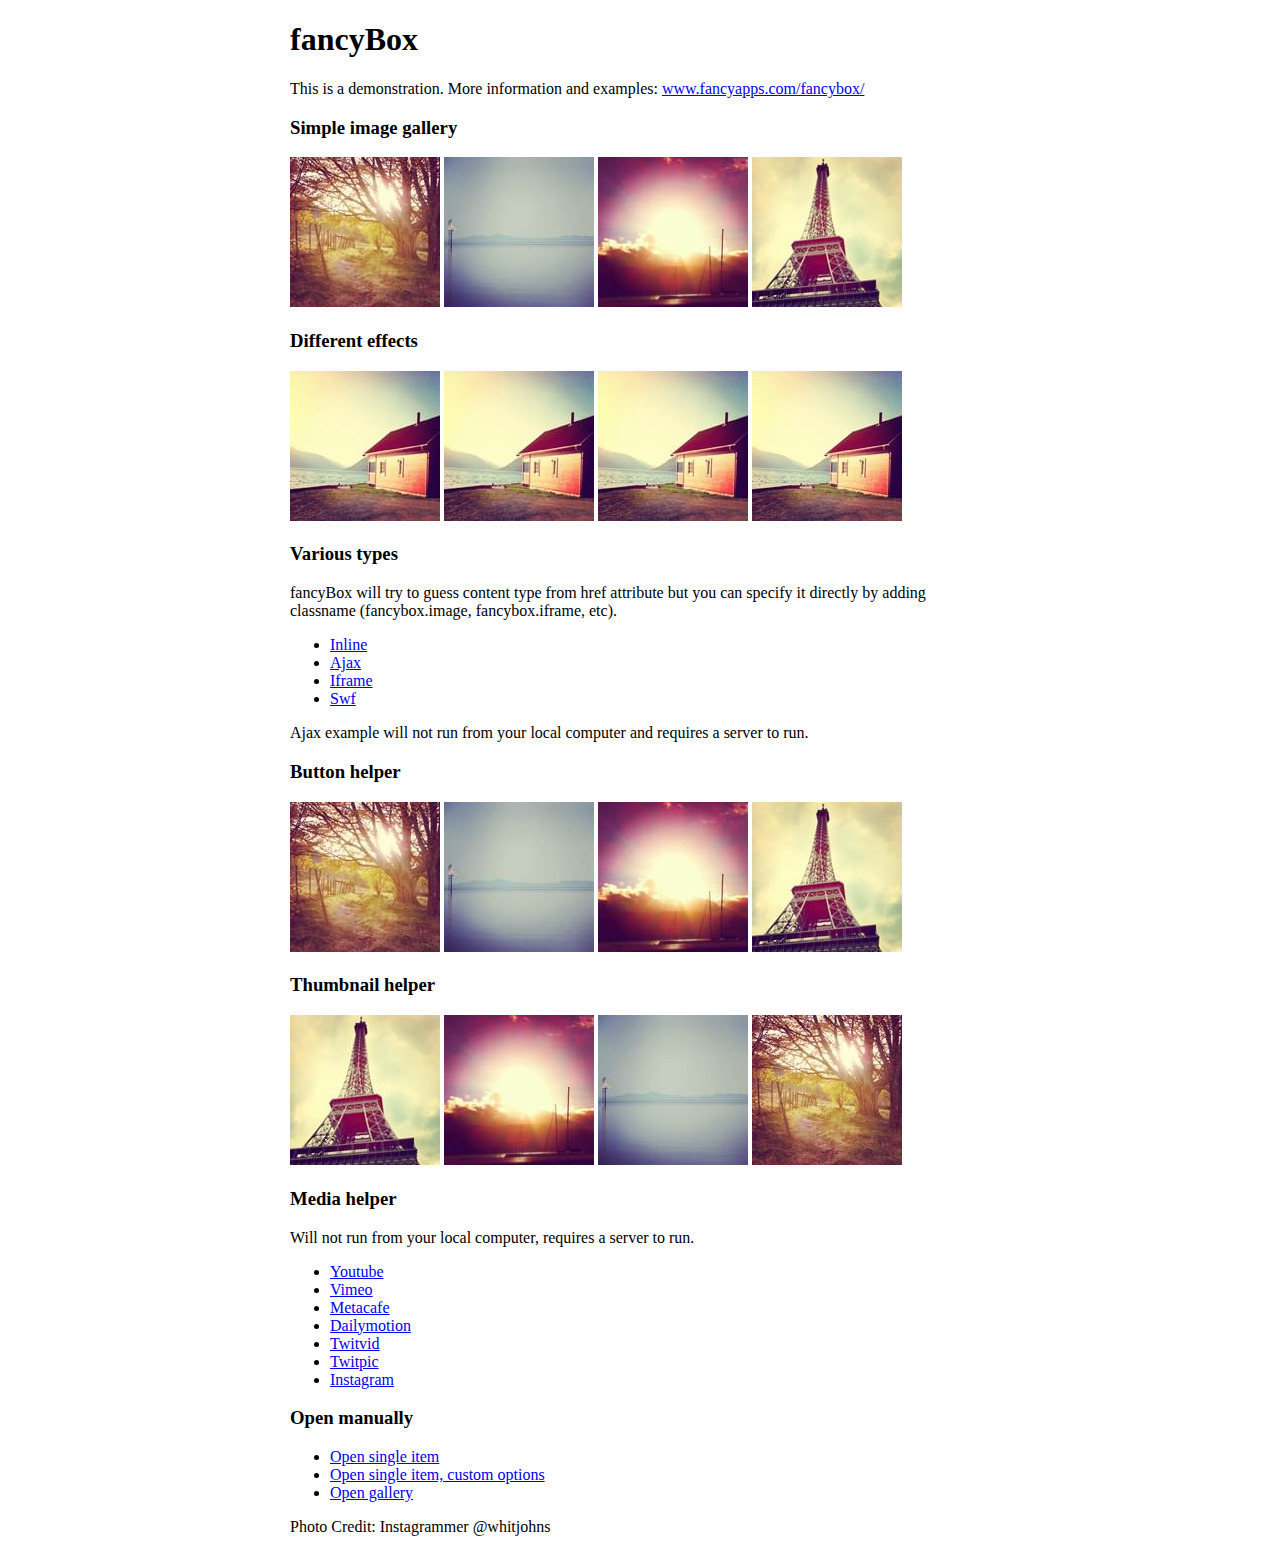
<file: Hawthorne/fancybox/demo/index.html>
<!DOCTYPE html>
<html>
<head>
	<title>fancyBox - Fancy jQuery Lightbox Alternative | Demonstration</title>
	<meta http-equiv="Content-Type" content="text/html; charset=UTF-8" />

	<!-- Add jQuery library -->
	<script type="text/javascript" src="../lib/jquery-1.10.1.min.js"></script>

	<!-- Add mousewheel plugin (this is optional) -->
	<script type="text/javascript" src="../lib/jquery.mousewheel-3.0.6.pack.js"></script>

	<!-- Add fancyBox main JS and CSS files -->
	<script type="text/javascript" src="../source/jquery.fancybox.js?v=2.1.5"></script>
	<link rel="stylesheet" type="text/css" href="../source/jquery.fancybox.css?v=2.1.5" media="screen" />

	<!-- Add Button helper (this is optional) -->
	<link rel="stylesheet" type="text/css" href="../source/helpers/jquery.fancybox-buttons.css?v=1.0.5" />
	<script type="text/javascript" src="../source/helpers/jquery.fancybox-buttons.js?v=1.0.5"></script>

	<!-- Add Thumbnail helper (this is optional) -->
	<link rel="stylesheet" type="text/css" href="../source/helpers/jquery.fancybox-thumbs.css?v=1.0.7" />
	<script type="text/javascript" src="../source/helpers/jquery.fancybox-thumbs.js?v=1.0.7"></script>

	<!-- Add Media helper (this is optional) -->
	<script type="text/javascript" src="../source/helpers/jquery.fancybox-media.js?v=1.0.6"></script>

	<script type="text/javascript">
		$(document).ready(function() {
			/*
			 *  Simple image gallery. Uses default settings
			 */

			$('.fancybox').fancybox();

			/*
			 *  Different effects
			 */

			// Change title type, overlay closing speed
			$(".fancybox-effects-a").fancybox({
				helpers: {
					title : {
						type : 'outside'
					},
					overlay : {
						speedOut : 0
					}
				}
			});

			// Disable opening and closing animations, change title type
			$(".fancybox-effects-b").fancybox({
				openEffect  : 'none',
				closeEffect	: 'none',

				helpers : {
					title : {
						type : 'over'
					}
				}
			});

			// Set custom style, close if clicked, change title type and overlay color
			$(".fancybox-effects-c").fancybox({
				wrapCSS    : 'fancybox-custom',
				closeClick : true,

				openEffect : 'none',

				helpers : {
					title : {
						type : 'inside'
					},
					overlay : {
						css : {
							'background' : 'rgba(238,238,238,0.85)'
						}
					}
				}
			});

			// Remove padding, set opening and closing animations, close if clicked and disable overlay
			$(".fancybox-effects-d").fancybox({
				padding: 0,

				openEffect : 'elastic',
				openSpeed  : 150,

				closeEffect : 'elastic',
				closeSpeed  : 150,

				closeClick : true,

				helpers : {
					overlay : null
				}
			});

			/*
			 *  Button helper. Disable animations, hide close button, change title type and content
			 */

			$('.fancybox-buttons').fancybox({
				openEffect  : 'none',
				closeEffect : 'none',

				prevEffect : 'none',
				nextEffect : 'none',

				closeBtn  : false,

				helpers : {
					title : {
						type : 'inside'
					},
					buttons	: {}
				},

				afterLoad : function() {
					this.title = 'Image ' + (this.index + 1) + ' of ' + this.group.length + (this.title ? ' - ' + this.title : '');
				}
			});


			/*
			 *  Thumbnail helper. Disable animations, hide close button, arrows and slide to next gallery item if clicked
			 */

			$('.fancybox-thumbs').fancybox({
				prevEffect : 'none',
				nextEffect : 'none',

				closeBtn  : false,
				arrows    : false,
				nextClick : true,

				helpers : {
					thumbs : {
						width  : 50,
						height : 50
					}
				}
			});

			/*
			 *  Media helper. Group items, disable animations, hide arrows, enable media and button helpers.
			*/
			$('.fancybox-media')
				.attr('rel', 'media-gallery')
				.fancybox({
					openEffect : 'none',
					closeEffect : 'none',
					prevEffect : 'none',
					nextEffect : 'none',

					arrows : false,
					helpers : {
						media : {},
						buttons : {}
					}
				});

			/*
			 *  Open manually
			 */

			$("#fancybox-manual-a").click(function() {
				$.fancybox.open('1_b.jpg');
			});

			$("#fancybox-manual-b").click(function() {
				$.fancybox.open({
					href : 'iframe.html',
					type : 'iframe',
					padding : 5
				});
			});

			$("#fancybox-manual-c").click(function() {
				$.fancybox.open([
					{
						href : '1_b.jpg',
						title : 'My title'
					}, {
						href : '2_b.jpg',
						title : '2nd title'
					}, {
						href : '3_b.jpg'
					}
				], {
					helpers : {
						thumbs : {
							width: 75,
							height: 50
						}
					}
				});
			});


		});
	</script>
	<style type="text/css">
		.fancybox-custom .fancybox-skin {
			box-shadow: 0 0 50px #222;
		}

		body {
			max-width: 700px;
			margin: 0 auto;
		}
	</style>
</head>
<body>
	<h1>fancyBox</h1>

	<p>This is a demonstration. More information and examples: <a href="http://fancyapps.com/fancybox/">www.fancyapps.com/fancybox/</a></p>

	<h3>Simple image gallery</h3>
	<p>
		<a class="fancybox" href="1_b.jpg" data-fancybox-group="gallery" title="Lorem ipsum dolor sit amet"><img src="1_s.jpg" alt="" /></a>

		<a class="fancybox" href="2_b.jpg" data-fancybox-group="gallery" title="Etiam quis mi eu elit temp"><img src="2_s.jpg" alt="" /></a>

		<a class="fancybox" href="3_b.jpg" data-fancybox-group="gallery" title="Cras neque mi, semper leon"><img src="3_s.jpg" alt="" /></a>

		<a class="fancybox" href="4_b.jpg" data-fancybox-group="gallery" title="Sed vel sapien vel sem uno"><img src="4_s.jpg" alt="" /></a>
	</p>

	<h3>Different effects</h3>
	<p>
		<a class="fancybox-effects-a" href="5_b.jpg" title="Lorem ipsum dolor sit amet, consectetur adipiscing elit"><img src="5_s.jpg" alt="" /></a>

		<a class="fancybox-effects-b" href="5_b.jpg" title="Lorem ipsum dolor sit amet, consectetur adipiscing elit"><img src="5_s.jpg" alt="" /></a>

		<a class="fancybox-effects-c" href="5_b.jpg" title="Lorem ipsum dolor sit amet, consectetur adipiscing elit"><img src="5_s.jpg" alt="" /></a>

		<a class="fancybox-effects-d" href="5_b.jpg" title="Lorem ipsum dolor sit amet, consectetur adipiscing elit"><img src="5_s.jpg" alt="" /></a>
	</p>

	<h3>Various types</h3>
	<p>
		fancyBox will try to guess content type from href attribute but you can specify it directly by adding classname (fancybox.image, fancybox.iframe, etc).
	</p>
	<ul>
		<li><a class="fancybox" href="#inline1" title="Lorem ipsum dolor sit amet">Inline</a></li>
		<li><a class="fancybox fancybox.ajax" href="ajax.txt">Ajax</a></li>
		<li><a class="fancybox fancybox.iframe" href="iframe.html">Iframe</a></li>
		<li><a class="fancybox" href="http://www.adobe.com/jp/events/cs3_web_edition_tour/swfs/perform.swf">Swf</a></li>
	</ul>

	<div id="inline1" style="width:400px;display: none;">
		<h3>Etiam quis mi eu elit</h3>
		<p>
			Lorem ipsum dolor sit amet, consectetur adipiscing elit. Etiam quis mi eu elit tempor facilisis id et neque. Nulla sit amet sem sapien. Vestibulum imperdiet porta ante ac ornare. Nulla et lorem eu nibh adipiscing ultricies nec at lacus. Cras laoreet ultricies sem, at blandit mi eleifend aliquam. Nunc enim ipsum, vehicula non pretium varius, cursus ac tortor. Vivamus fringilla congue laoreet. Quisque ultrices sodales orci, quis rhoncus justo auctor in. Phasellus dui eros, bibendum eu feugiat ornare, faucibus eu mi. Nunc aliquet tempus sem, id aliquam diam varius ac. Maecenas nisl nunc, molestie vitae eleifend vel, iaculis sed magna. Aenean tempus lacus vitae orci posuere porttitor eget non felis. Donec lectus elit, aliquam nec eleifend sit amet, vestibulum sed nunc.
		</p>
	</div>

	<p>
		Ajax example will not run from your local computer and requires a server to run.
	</p>

	<h3>Button helper</h3>
	<p>
		<a class="fancybox-buttons" data-fancybox-group="button" href="1_b.jpg"><img src="1_s.jpg" alt="" /></a>

		<a class="fancybox-buttons" data-fancybox-group="button" href="2_b.jpg"><img src="2_s.jpg" alt="" /></a>

		<a class="fancybox-buttons" data-fancybox-group="button" href="3_b.jpg"><img src="3_s.jpg" alt="" /></a>

		<a class="fancybox-buttons" data-fancybox-group="button" href="4_b.jpg"><img src="4_s.jpg" alt="" /></a>
	</p>

	<h3>Thumbnail helper</h3>
	<p>
		<a class="fancybox-thumbs" data-fancybox-group="thumb" href="4_b.jpg"><img src="4_s.jpg" alt="" /></a>

		<a class="fancybox-thumbs" data-fancybox-group="thumb" href="3_b.jpg"><img src="3_s.jpg" alt="" /></a>

		<a class="fancybox-thumbs" data-fancybox-group="thumb" href="2_b.jpg"><img src="2_s.jpg" alt="" /></a>

		<a class="fancybox-thumbs" data-fancybox-group="thumb" href="1_b.jpg"><img src="1_s.jpg" alt="" /></a>
	</p>

	<h3>Media helper</h3>
	<p>
		Will not run from your local computer, requires a server to run.
	</p>

	<ul>
		<li><a class="fancybox-media" href="http://www.youtube.com/watch?v=opj24KnzrWo">Youtube</a></li>
		<li><a class="fancybox-media" href="http://vimeo.com/47480346">Vimeo</a></li>
		<li><a class="fancybox-media" href="http://www.metacafe.com/watch/7635964/">Metacafe</a></li>
		<li><a class="fancybox-media" href="http://www.dailymotion.com/video/xoeylt_electric-guest-this-head-i-hold_music">Dailymotion</a></li>
		<li><a class="fancybox-media" href="http://twitvid.com/QY7MD">Twitvid</a></li>
		<li><a class="fancybox-media" href="http://twitpic.com/7p93st">Twitpic</a></li>
		<li><a class="fancybox-media" href="http://instagr.am/p/IejkuUGxQn">Instagram</a></li>
	</ul>

	<h3>Open manually</h3>
	<ul>
		<li><a id="fancybox-manual-a" href="javascript:;">Open single item</a></li>
		<li><a id="fancybox-manual-b" href="javascript:;">Open single item, custom options</a></li>
		<li><a id="fancybox-manual-c" href="javascript:;">Open gallery</a></li>
	</ul>

	<p>
		Photo Credit: Instagrammer @whitjohns
	</p>
</body>
</html>
</file>
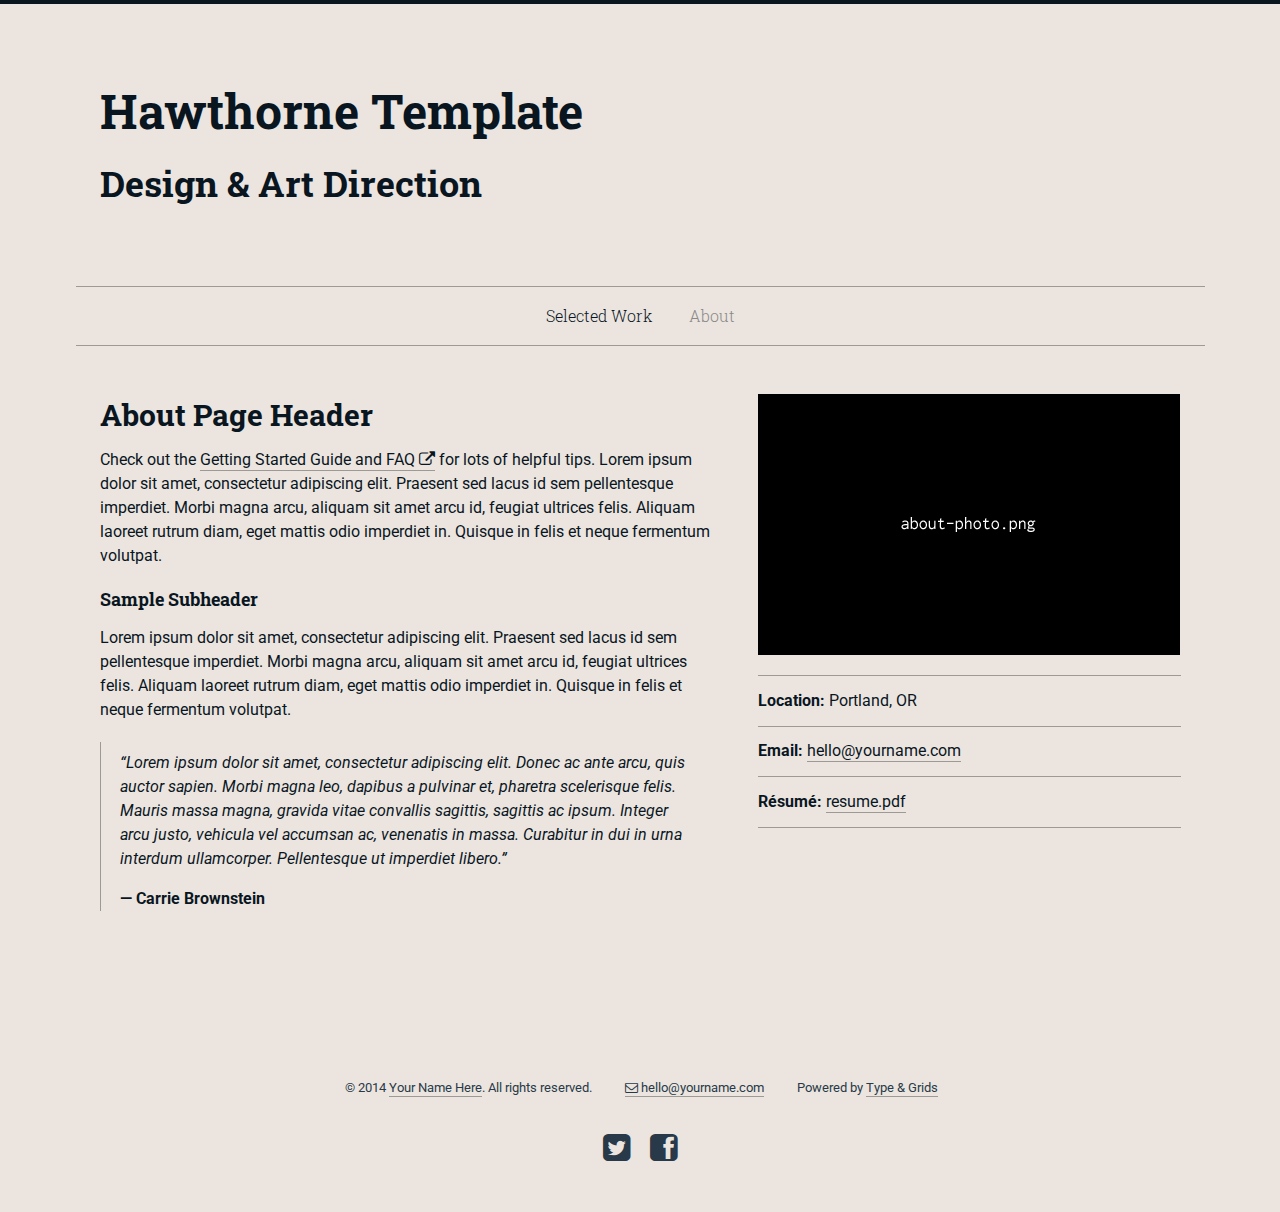
<file: Hawthorne/about copy.html>
<!doctype html>
<html class="no-js" lang="en">
  <head>
    <meta charset="utf-8" />
    <meta name="viewport" content="width=device-width, initial-scale=1.0" />

    <title>Hawthorne &mdash; About</title>
    <meta name="description" content="Page description goes here">

    <!-- ******************************************************************************************
    Set the type and color theme here - the Pro version contains additional themes -->
    <link href="css/hawthorne_type2_color3.css" rel="stylesheet">
    <!--  ************************************************************************************* -->

    <link href="css/font-awesome.min.css" rel="stylesheet">

  </head>
  <body>

    <div class="top-border"></div>

    <div class="row">
      <header class="small-12 medium-12 large-12 small-centered columns">
        <h1><a href="index.html">Hawthorne Template</a></h1>
        <h2><a href="index.html">Design & Art Direction</a></h2>
        <!--
        <div class="logo">
                <a href="index.html"><img src="img/logo.png" alt="Your Name Here" /></a>
        </div>
        -->
      </header>
      <nav class="small-12 medium-12 large-12 small-centered columns">
        <ul class="inline-list-custom">
          <li><a href="index.html">Selected Work</a></li>
          <li><a href="about.html" class="current">About</a></li>
        </ul>
      </nav>
    </div>

    <div class="row">
      <div class="small-12 medium-7 large-7 columns">
        <h2>About Page Header</h2>
        <p>
          Check out the <a href="http://www.typeandgrids.com/support" target="_blank">Getting Started Guide and FAQ <i class="fa fa-external-link"></i></a> for lots of helpful tips. Lorem ipsum dolor sit amet, consectetur adipiscing elit. Praesent sed lacus id sem pellentesque imperdiet. Morbi magna arcu, aliquam sit amet arcu id, feugiat ultrices felis. Aliquam laoreet rutrum diam, eget mattis odio imperdiet in. Quisque in felis et neque fermentum volutpat.
        </p>

        <h3>Sample Subheader</h3>
        <p>
          Lorem ipsum dolor sit amet, consectetur adipiscing elit. Praesent sed lacus id sem pellentesque imperdiet. Morbi magna arcu, aliquam sit amet arcu id, feugiat ultrices felis. Aliquam laoreet rutrum diam, eget mattis odio imperdiet in. Quisque in felis et neque fermentum volutpat.
        </p>

        <blockquote>
          <p>&#8220;Lorem ipsum dolor sit amet, consectetur adipiscing elit. Donec ac ante arcu, quis auctor sapien. Morbi magna leo, dapibus a pulvinar et, pharetra scelerisque felis. Mauris massa magna, gravida vitae convallis sagittis, sagittis ac ipsum. Integer arcu justo, vehicula vel accumsan ac, venenatis in massa. Curabitur in dui in urna interdum ullamcorper. Pellentesque ut imperdiet libero.&#8221;
            <cite>Carrie Brownstein</cite></p>
        </blockquote>
      </div>
      <div class="small-12 medium-5 large-5 columns">
        <p>
          <img src="img/about-photo.png" alt="Your Name" />
        </p>
        <div class="lined-list">
          <ul>
            <li><strong>Location:</strong> Portland, OR</li>
            <li><strong>Email:</strong> <a href="mailto:hello@yourname.com">hello@yourname.com</a></li>
            <li><strong>Résumé:</strong> <a href="resume.pdf" target="_blank">resume.pdf</a></li>
          </ul>
        </div>
      </div>
    </div>

    <div class="row">
      <footer class="small-12 medium-12 large-12 columns">
        <ul>
          <li>&copy; 2014 <a href="index.html">Your Name Here</a>. All rights reserved.</li>
          <li><a href="mailto:hello@yourname.com"><i class="fa fa-envelope-o"></i> hello@yourname.com</a></li>
          <!-- *****************************************************************************************
          The "Powered by Type & Grids" link in the footer is required in the Free version
          typeandgrids.com/pirates -->
          <li>Powered by <a href="http://www.typeandgrids.com" target="_blank">Type &amp; Grids</a></li>
          <!--  ************************************************************************************ -->
        </ul>
        <div class="social-icons">
          <a href="http://www.twitter.com/typeandgrids" target="_blank"><i class="fa fa-twitter-square fa-2x"></i></a>
          <a href="http://www.facebook.com/typeandgrids" target="_blank"><i class="fa fa-facebook-square fa-2x"></i></a>
        </div>
      </footer>
    </div>

    <script src="js/vendor/modernizr.js"></script>
    <script src="js/vendor/jquery.min.js"></script>
    <script src="js/foundation.min.js"></script>
    <script src="js/hawthorne.js"></script>

  </body>
</html>
</file>
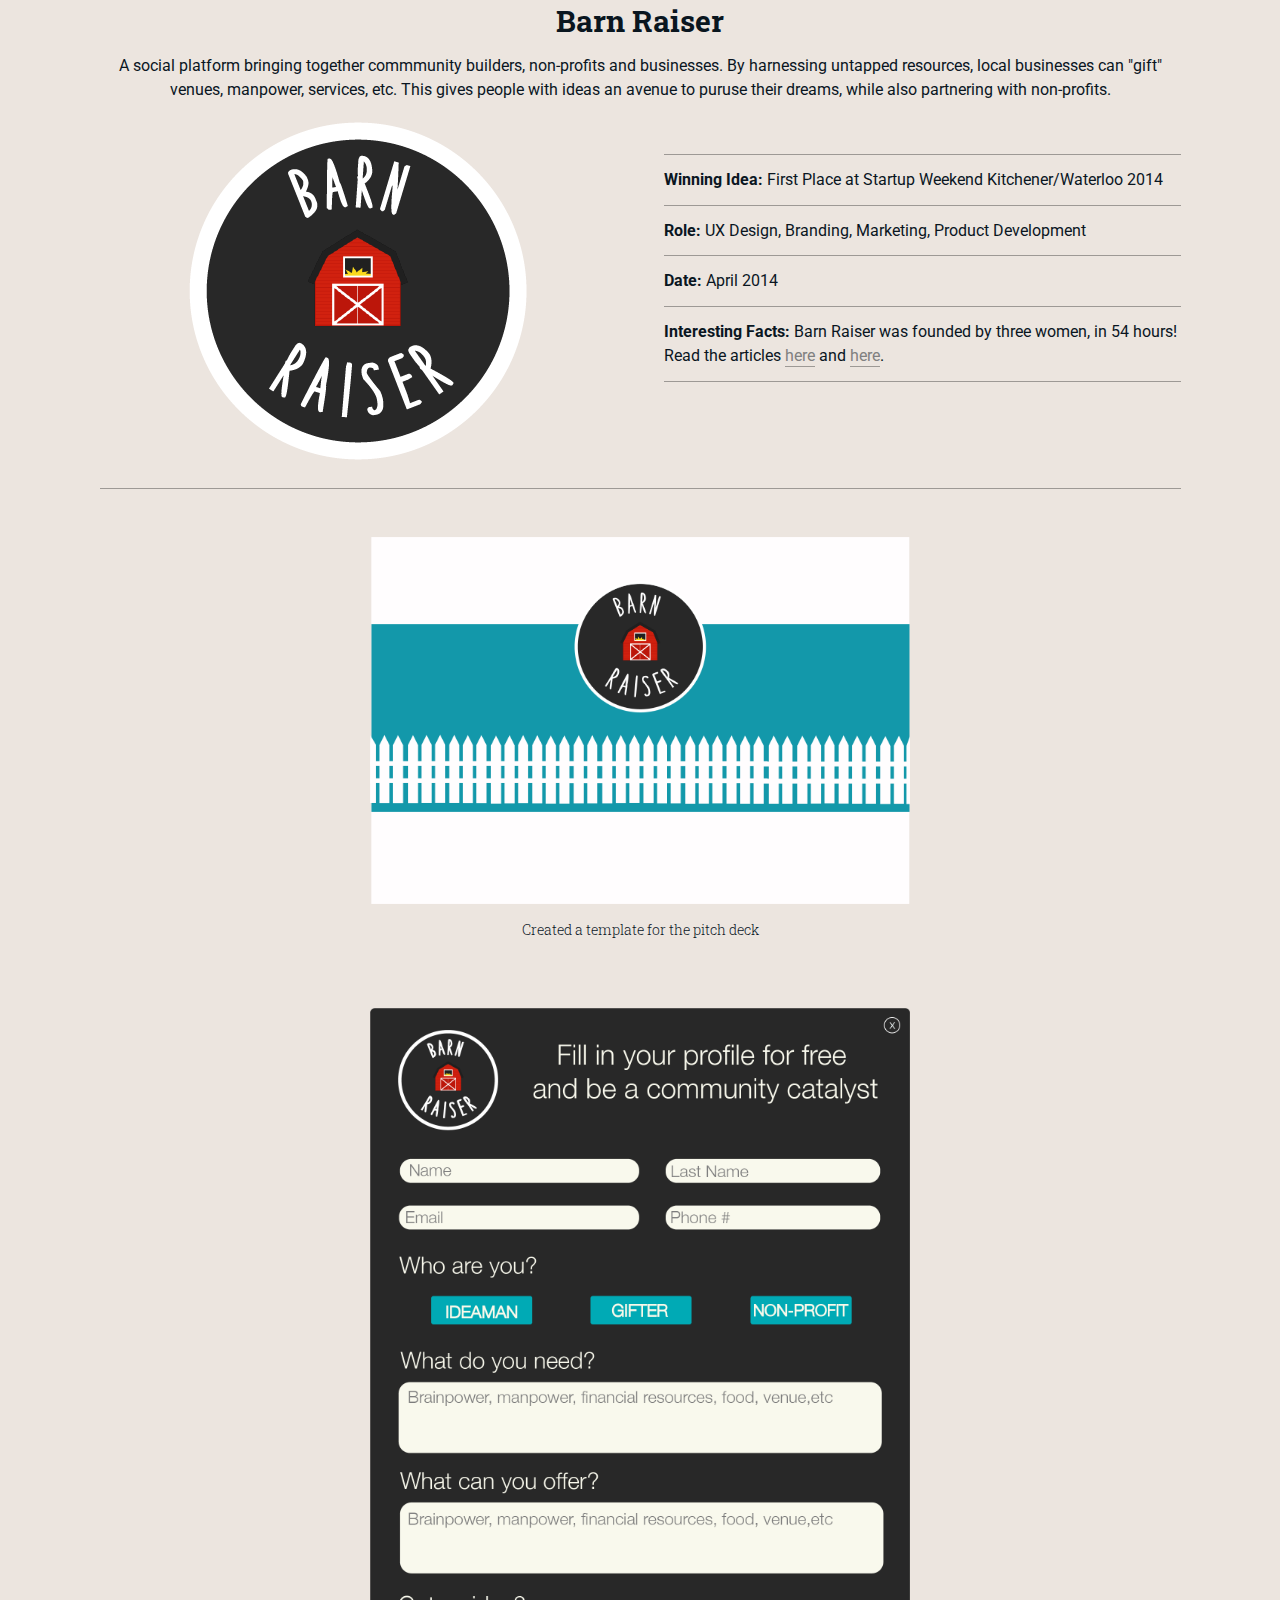
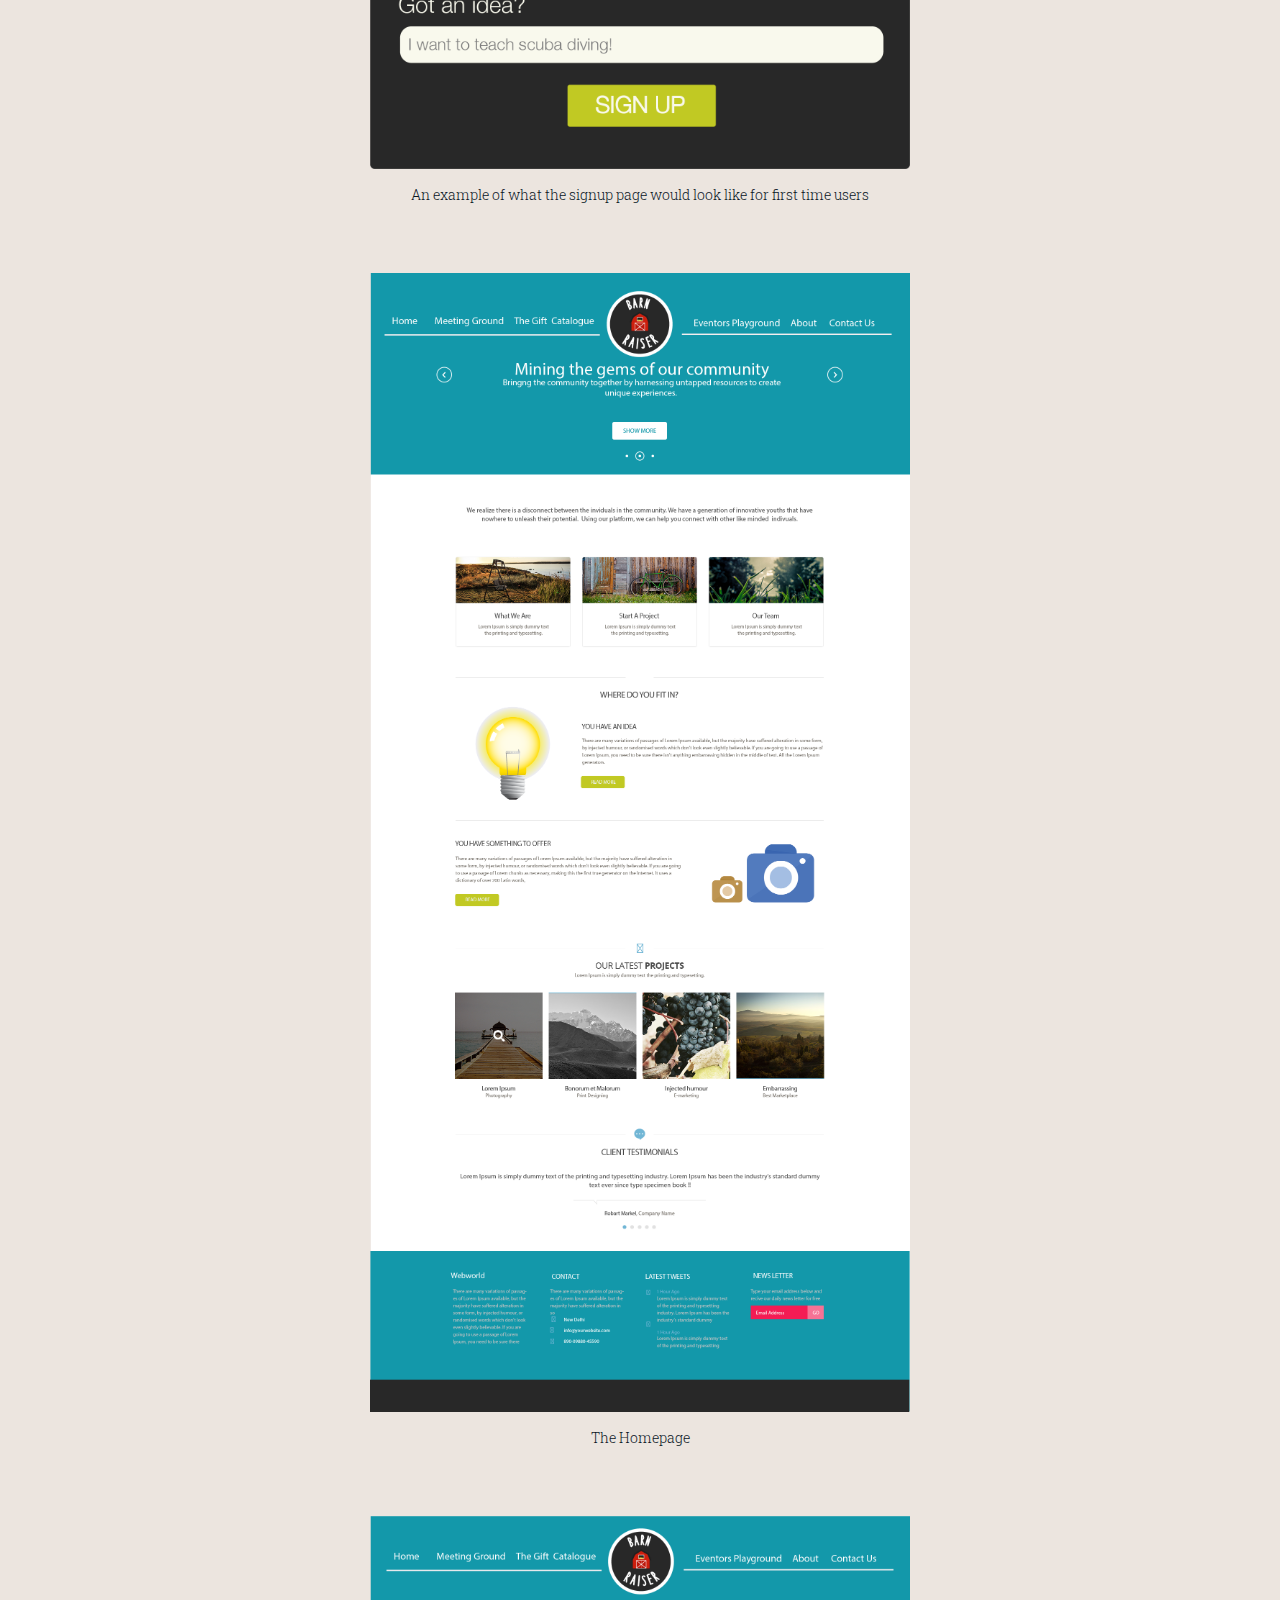
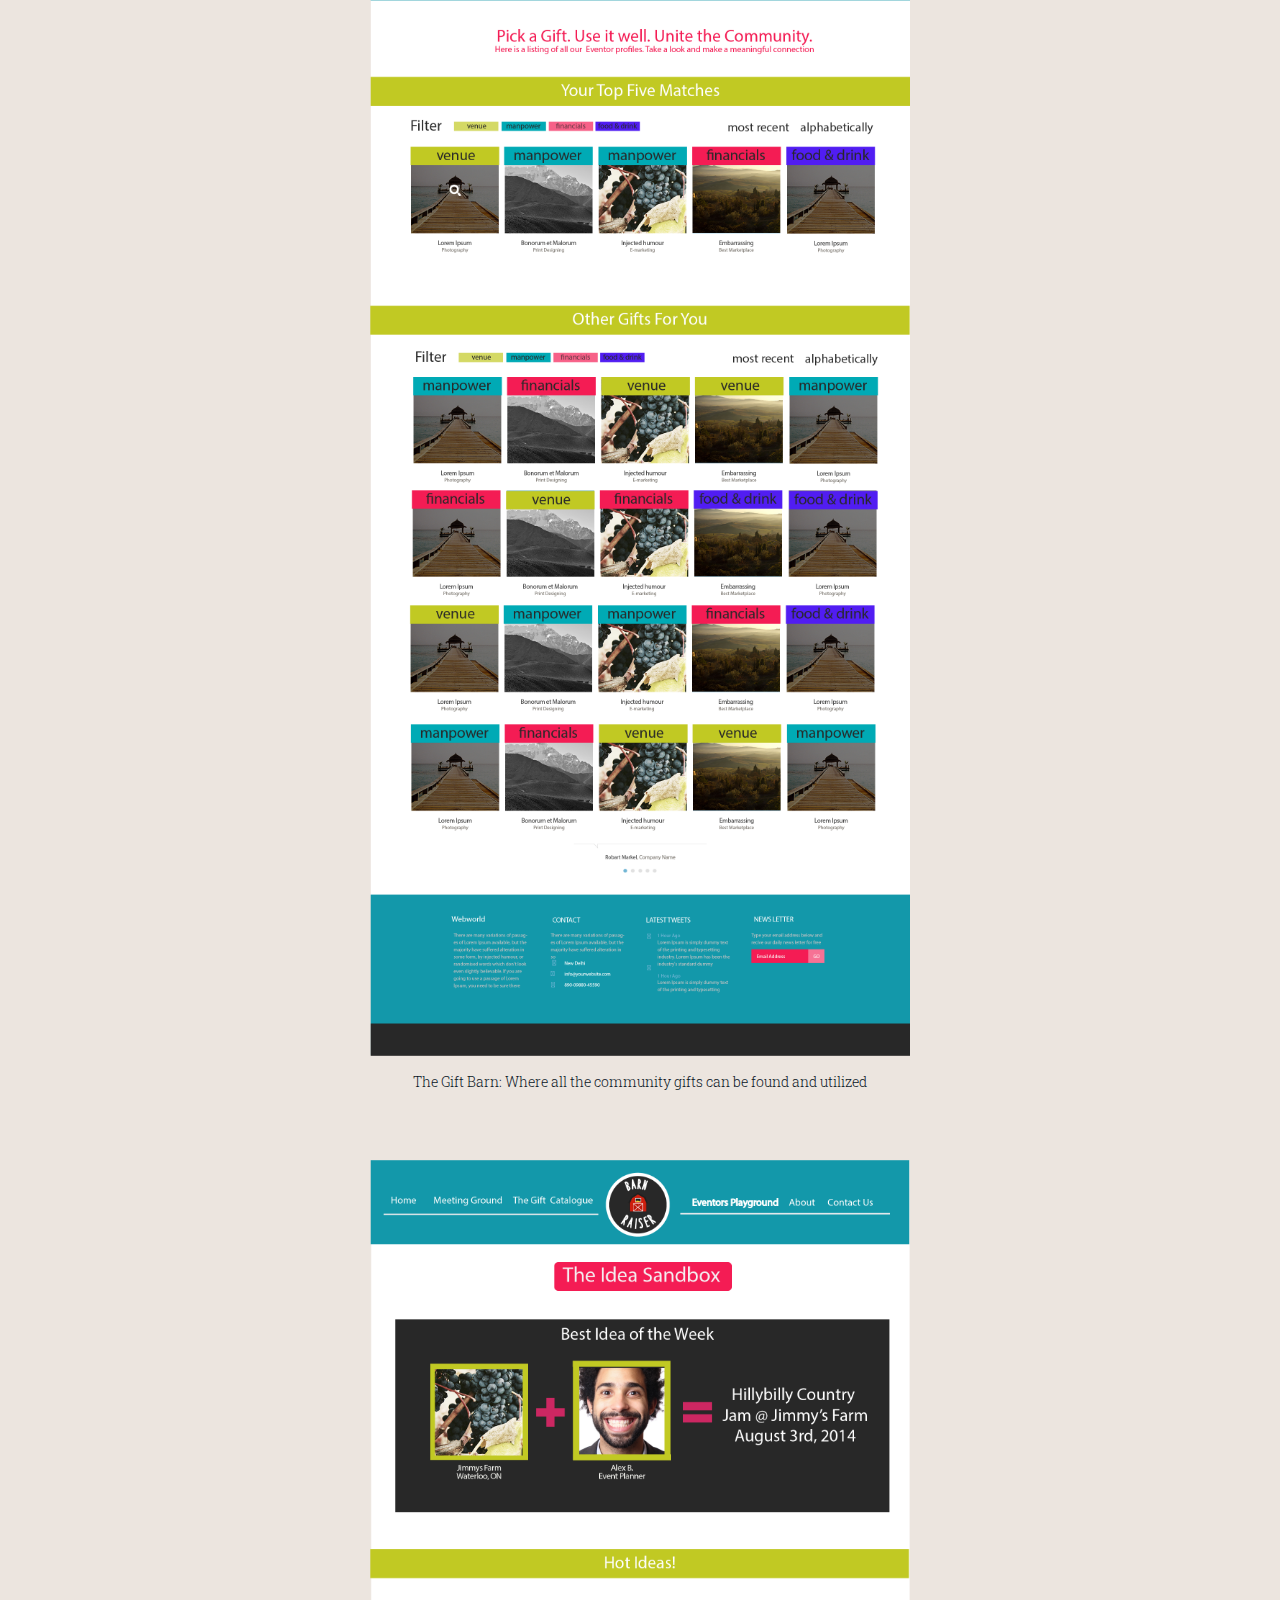
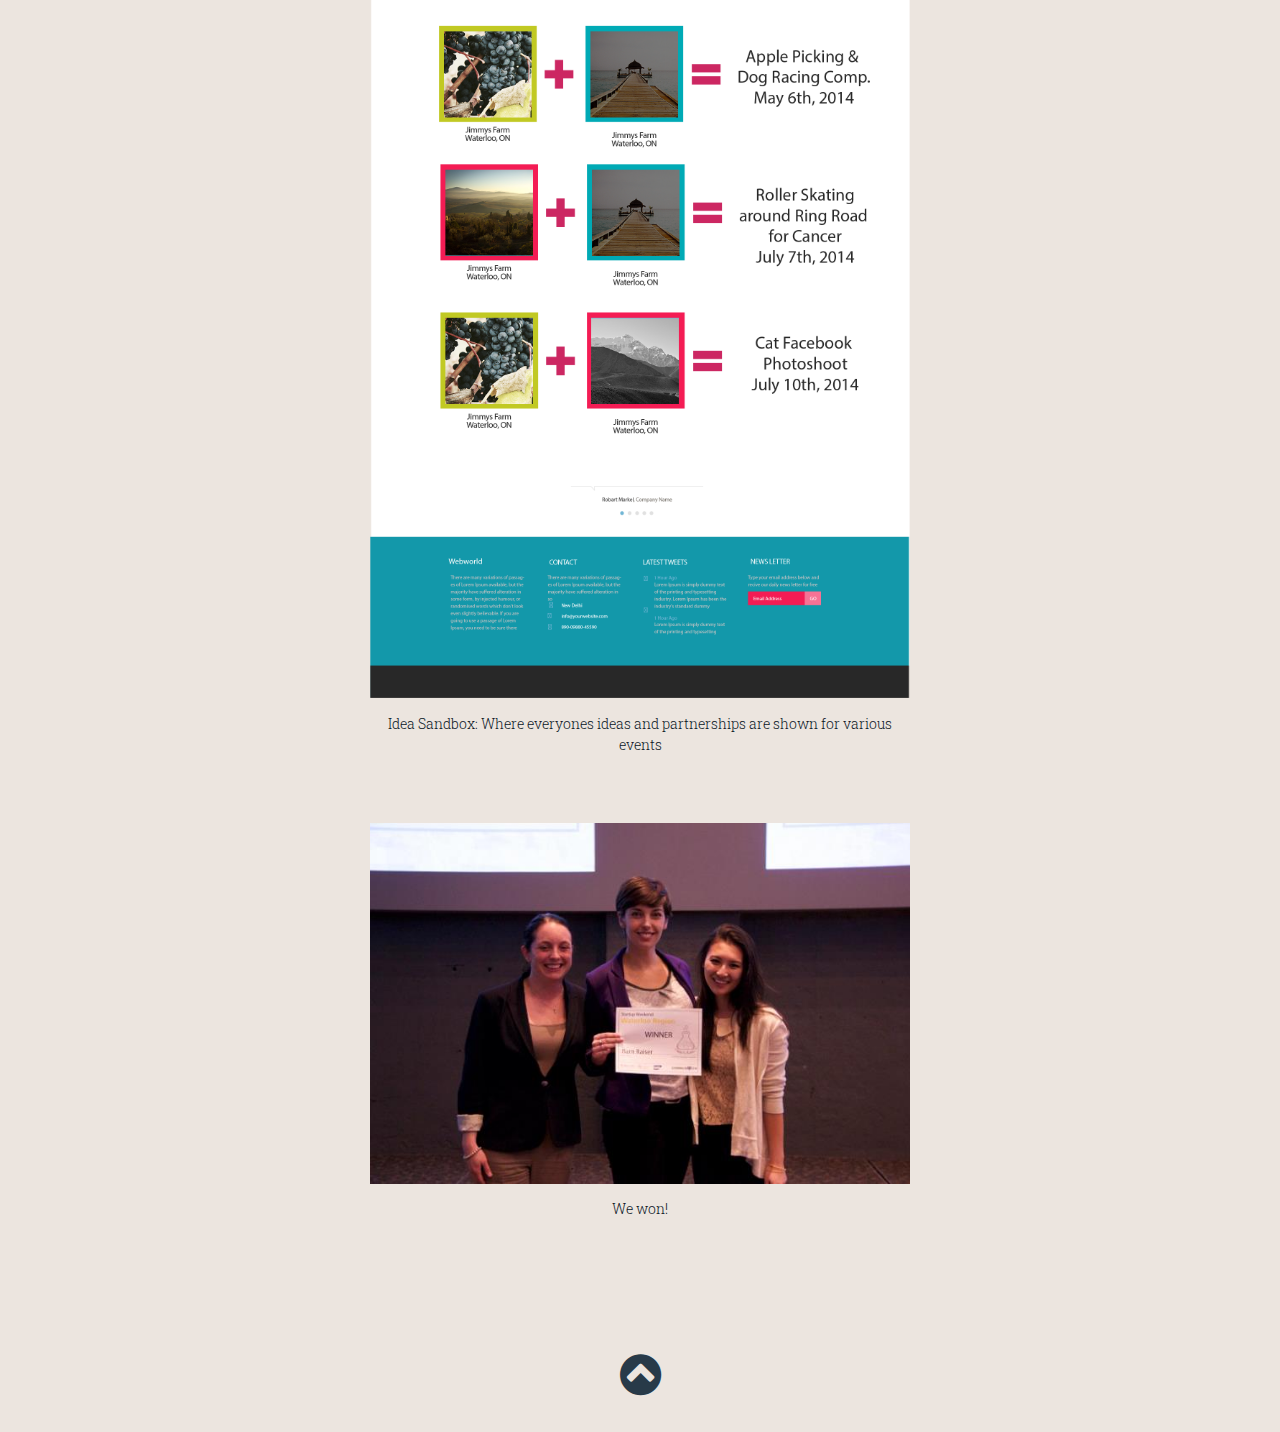
<file: Hawthorne/barnraiser.html>
<!doctype html>
<html class="no-js" lang="en">
  <head>
    <meta charset="utf-8" />
    <meta name="viewport" content="width=device-width, initial-scale=1.0" />
    <title>Charlotte Chan</title>
    <meta name="description" content="Charlotte Chan's Website">
    <link href="css/hawthorne_type2_color3.css" rel="stylesheet">
    <link href="css/font-awesome.min.css" rel="stylesheet">
    <link href="css/styles.css" rel="stylesheet">
  </head>

  <body>
    <!--CONTENT-->
    <div class="row">
      <div class="small-12 medium-12 large-12 columns text-center">
        <h2>Barn Raiser</h2>
        <p>A social platform bringing together commmunity builders, non-profits and businesses. By harnessing untapped resources, local businesses can "gift" venues, manpower, services, etc. This gives people with ideas an avenue to puruse their dreams, while also partnering with non-profits.</p>
      </div>
    </div>

    <div class="row">
      <div class="small-12 medium-6 large-6 columns logo-same-size-container">
        <img src="img/barnraiser/BarnRaiserlogo.png" class="logo-same-size"/>
      </div>
      <div class="small-12 medium-6 large-6 columns">
        <div class="lined-list">
          <br><br>
          <ul>
            <li><strong>Winning Idea:</strong> First Place at Startup Weekend Kitchener/Waterloo 2014
            <li><strong>Role:</strong> UX Design, Branding, Marketing, Product Development</li>
            <li><strong>Date:</strong> April 2014</li>
            <li><strong>Interesting Facts:</strong> Barn Raiser was founded by three women, in 54 hours! Read the articles <a href="http://digitaljournal.com/business/business/waterloo-s-startup-weekend-crowns-an-all-girl-champion/article/380404" target="_blank">here</a> and <a href="http://www.communitech.ca/start-news/third-startup-weekend-creates-new-initiatives-and-inspires-passion-in-community/#.U1Gz-OZdUqg" target="_blank">here</a>.</li>
          </ul>
        </div>
      </div>
    </div>

    <div class="row">
      <div class="small-12 medium-12 large-12 columns">
        <hr class="project-detail-hr" />

        <!-- Begin project image -->
        <div class="project-img">
          <img src="img/barnraiser/powerpointpage.png" alt="Powerpoint Design" />
          <h6>Created a template for the pitch deck</h6>
        </div>
        <!-- End project image -->

        <!-- Begin project image -->
        <div class="project-img">
          <img src="img/barnraiser/signupbarn.png" alt="Signup Page" />
          <h6>An example of what the signup page would look like for first time users</h6>
        </div>
        <!-- End project image -->

        <!-- Begin project image -->
        <div class="project-img">
          <img src="img/barnraiser/homepagebarn.png" alt="Homepage" />
          <h6>The Homepage</h6>
        </div>
        <!-- End project image -->

        <!-- Begin project image -->
        <div class="project-img">
          <img src="img/barnraiser/giftsbarn.png" alt="The Gift Barn" />
          <h6>The Gift Barn: Where all the community gifts can be found and utilized</h6>
        </div>
        <!-- End project image -->

        <!-- Begin project image -->
        <div class="project-img">
          <img src="img/barnraiser/ideasandbox.png" alt="Idea Sandbox" />
          <h6>Idea Sandbox: Where everyones ideas and partnerships are shown for various events</h6>
        </div>
        <!-- End project image -->

        <!-- Begin project image -->
        <div class="project-img">
          <img src="img/barnraiser/winners.jpg" alt="Winners" />
          <h6>We won!</h6>
        </div>
        <!-- End project image -->

      </div>
    </div>
    <!--CONTENT END-->

    <div class="row">
      <div class="small-12 medium-12 large-12 columns">
        <p class="back-to-top-holder"><a class="back-to-top"><i class="fa fa-chevron-circle-up fa-3x"></i></a></p>
      </div>
    </div>

            
               
        </div>
        </section>

    <script src="js/vendor/modernizr.js"></script>
    <script src="js/vendor/jquery.min.js"></script>
    <script src="js/foundation.min.js"></script>
    <script src="js/hawthorne.js"></script>
   
  </body>
</html>
</file>
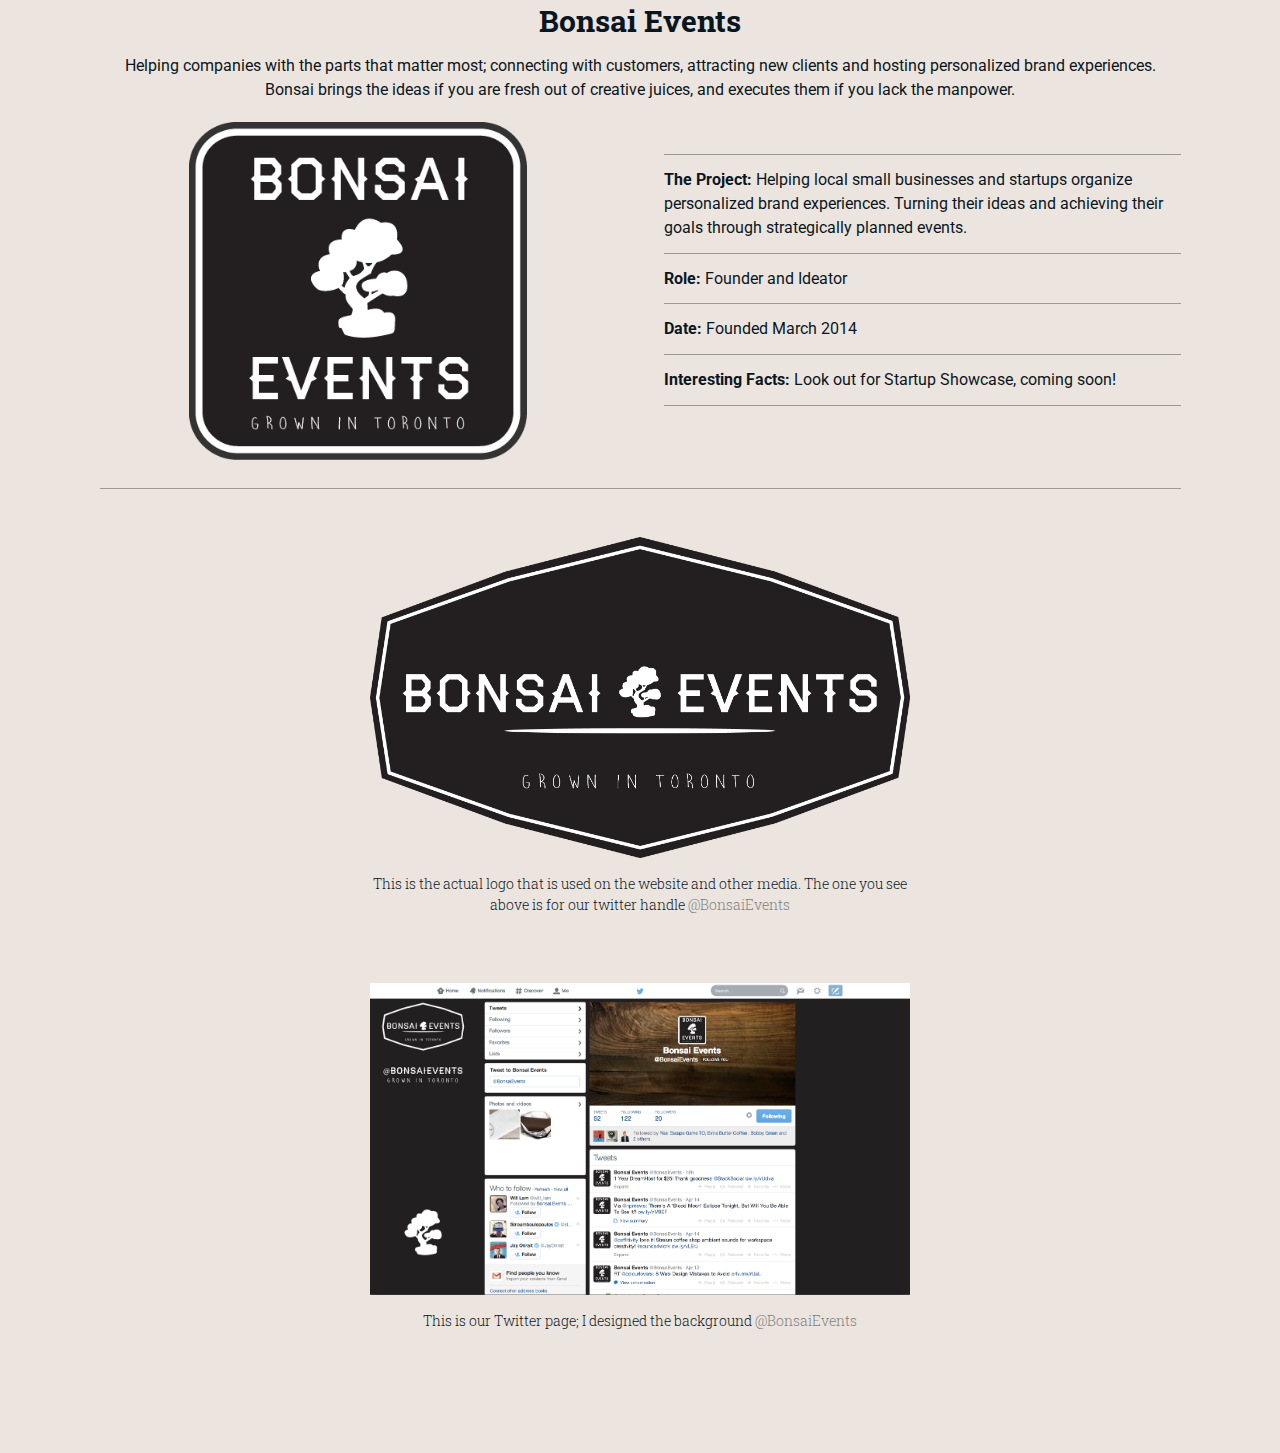
<file: Hawthorne/bonsaievents.html>
<!doctype html>
<html class="no-js" lang="en">
  <head>
    <meta charset="utf-8" />
    <meta name="viewport" content="width=device-width, initial-scale=1.0" />

    <title>Charlotte Chan</title>
    <meta name="description" content="Charlotte Chan's Website">

    <!-- ******************************************************************************************
    Set the type and color theme here - the Pro version contains additional themes -->
    <link href="css/hawthorne_type2_color3.css" rel="stylesheet">
    <!--  ************************************************************************************* -->

    <link href="css/font-awesome.min.css" rel="stylesheet">
    <link href="css/styles.css" rel="stylesheet">

  </head>
  <body>
    <div class="row">
      <div class="small-12 medium-12 large-12 columns text-center">
        <h2>Bonsai Events</h2>
        <p>Helping companies with the parts that matter most; connecting with customers, attracting new clients and hosting personalized brand experiences. Bonsai brings the ideas if you are fresh out of creative juices, and executes them if you lack the manpower.</p>
      </div>
    </div>

    <div class="row">
      <div class="small-12 medium-6 large-6 columns logo-same-size-container">
        <img src="img/bonsaievents/twitterlogo.png" class="logo-same-size"/>
      </div>
      <div class="small-12 medium-6 large-6 columns">
        <div class="lined-list">
          <br><br>
          <ul>
            <li><strong>The Project:</strong> Helping local small businesses and startups organize personalized brand experiences. Turning their ideas and achieving their goals through strategically planned events.
            <li><strong>Role:</strong> Founder and Ideator</li>
            <li><strong>Date:</strong> Founded March 2014</li>
            <li><strong>Interesting Facts:</strong> Look out for Startup Showcase, coming soon!</li>
          </ul>
        </div>
      </div>
    </div>

    <div class="row">
      <div class="small-12 medium-12 large-12 columns">
        <hr class="project-detail-hr" />

        <!-- Begin project image -->
        <div class="project-img">
          <img src="img/bonsaievents/logo.png" alt="Actual Logo" />
          <h6>This is the actual logo that is used on the website and other media. The one you see above is for our twitter handle <a href="https://twitter.com/riseespresso">@BonsaiEvents</a></h6>
        </div>
        <!-- End project image -->

        <!-- Begin project image -->
        <div class="project-img">
          <img src="img/bonsaievents/twitterlayout.png" alt="Twitter Page" />
          <h6>This is our Twitter page; I designed the background <a href="https://twitter.com/riseespresso">@BonsaiEvents</a></h6>
        </div>
        <!-- End project image -->


        <!-- Begin project image -->
        <div class="project-img">
            
<!-- End project image 
          <h6>Before this logo was created, Bonsai Events was taking shape in a different direction. Below are some revisions of the logo:</h6>
          <br><br>


          <img src="img/bonsaievents/bonsai.png" alt="Bonsai Inspiration" />
          <h6>Initially, we wanted to use this Bonsai Tree in our logo. But there was too much detail and it would not be visible in small logos</h6>
        </div>

        <div class="project-img">
          <img src="img/bonsaievents/Bonsailogo.png" alt="First Logo" />
          <h6>This is the first initial design. This color is my favourite color which was why I wanted to put it in the design.</h6>
        </div>
      
        <div class="project-img">
          <img src="img/bonsaievents/newlogo.png" alt="Second Logo" />
          <h6>Second iteration of the logo. Tried to change te shape and the tree to make it compatible for twitter, etc</h6>
        </div>
  
        <div class="project-img">
          <img src="img/bonsaievents/tree.png" alt="Third Logo" />
          <h6>This is a logo design my cofounder came up with.</h6>
        </div>
        -->

      </div>
    </div>

    <script src="js/vendor/modernizr.js"></script>
    <script src="js/vendor/jquery.min.js"></script>
    <script src="js/foundation.min.js"></script>
    <script src="js/hawthorne.js"></script>

  </body>
</html>
</file>
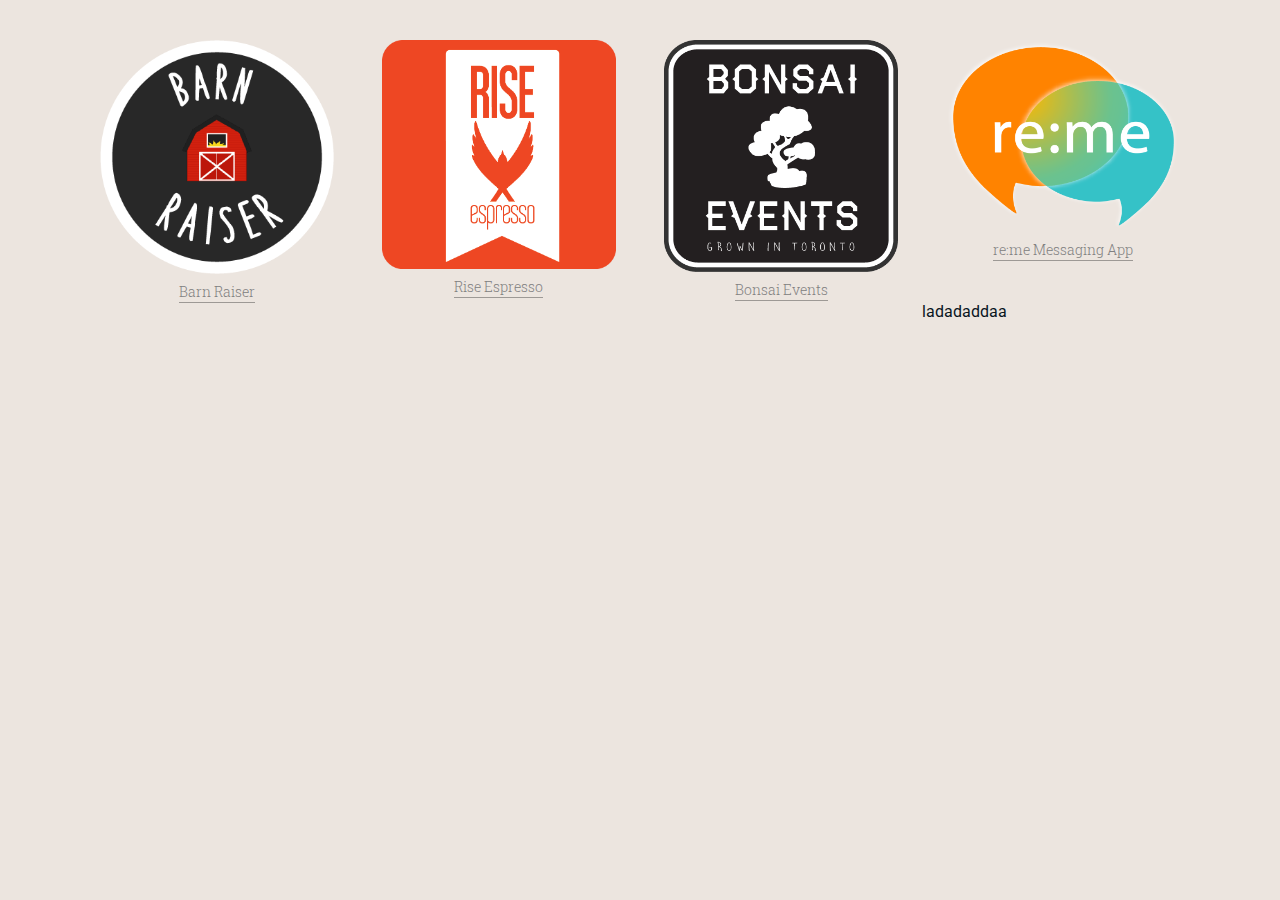
<file: Hawthorne/projects.html>
<!doctype html>
<html class="no-js" lang="en">
  
<head>
  <meta charset="utf-8" />
  <meta name="viewport" content="width=device-width, initial-scale=1.0" />

  <title>Charlotte Chan</title>
  <meta name="description" content="Charlotte Chan's Website">

  <link href="css/hawthorne_type2_color3.css" rel="stylesheet">
  <link href="css/font-awesome.min.css" rel="stylesheet">
  <link href="css/styles.css" rel="stylesheet">
  <link rel="stylesheet" href="fancybox/source/jquery.fancybox.css" type="text/css" media="screen" />
  <link rel="stylesheet" href="fancybox/source/helpers/jquery.fancybox-buttons.css?v=1.0.5" type="text/css" media="screen" />
  <link rel="stylesheet" href="fancybox/source/helpers/jquery.fancybox-thumbs.css" type="text/css" media="screen" />
    
    
</head>

  <body>
    <div class="row">
      <div class="small-12 medium-12 large-12 columns" style="padding-top: 40px;">
        <ul class="small-block-grid-1 medium-block-grid-2 large-block-grid-4 inline-list-custom">

          <!-- Begin project -->
          <li>
            <div class="thumbnail">
              <div class="thumbnail-img">
                <div class="thumbnail-hover"></div>
                <a class="no-underline" href="barnraiser.html"><img src="img/barnraiser/BarnRaiserlogo.png" alt="Barn Raiser" class="float"/></a>
              </div>
              <div class="thumbnail-caption"><a class="caption-link" href="project-01.html">Barn Raiser</a></div>
            </div>
          </li>
          <!-- End project -->

          <!-- Begin project -->
          <li>
            <div class="thumbnail">
              <div class="thumbnail-img">
                <div class="thumbnail-hover"></div>
                <a class="no-underline" href="riseespresso.html"><img src="img/riseespresso/risetwitterlogo.png" alt="Rise Espresso" class="float"/></a>
              </div>
              <div class="thumbnail-caption"><a class="caption-link" href="project-01.html">Rise Espresso</a></div>
            </div>
          </li>
          <!-- End project -->

          <!-- Begin project -->
          <li>
            <div class="thumbnail">
              <div class="thumbnail-img">
                <div class="thumbnail-hover"></div>
                <a class="no-underline" href="bonsaievents.html"><img src="img/bonsaievents/twitterlogo.png" alt="Bonsai Events" class="float" /></a>
              </div>
              <div class="thumbnail-caption"><a class="caption-link" href="bonsaievents.html">Bonsai Events</a></div>
            </div>
          </li>
          <!-- End project -->

          <!-- Begin project -->
          <li>
            <div class="thumbnail">
              <div class="thumbnail-img">
                <div class="thumbnail-hover"></div>
                <a class="no-underline" href="reme.html"><img src="img/reme/remelogo.png" alt="re:me" class="float"/></a>
              </div>
              <div class="thumbnail-caption"><a class="caption-link" href="barnraiser.html">re:me Messaging App</a></div>
            </div>
          </li>
          <div class='project-expanded'>ladadaddaa</div>
          <!-- End project -->
          
        </ul>
      </div>
    </div>

    <script src="js/vendor/modernizr.js"></script>
    <script src="js/vendor/jquery.min.js"></script>
    <script src="js/foundation.min.js"></script>
    <script src="js/hawthorne.js"></script>
    <script src="js/projects.js"></script>
  </body>
</html>
</file>
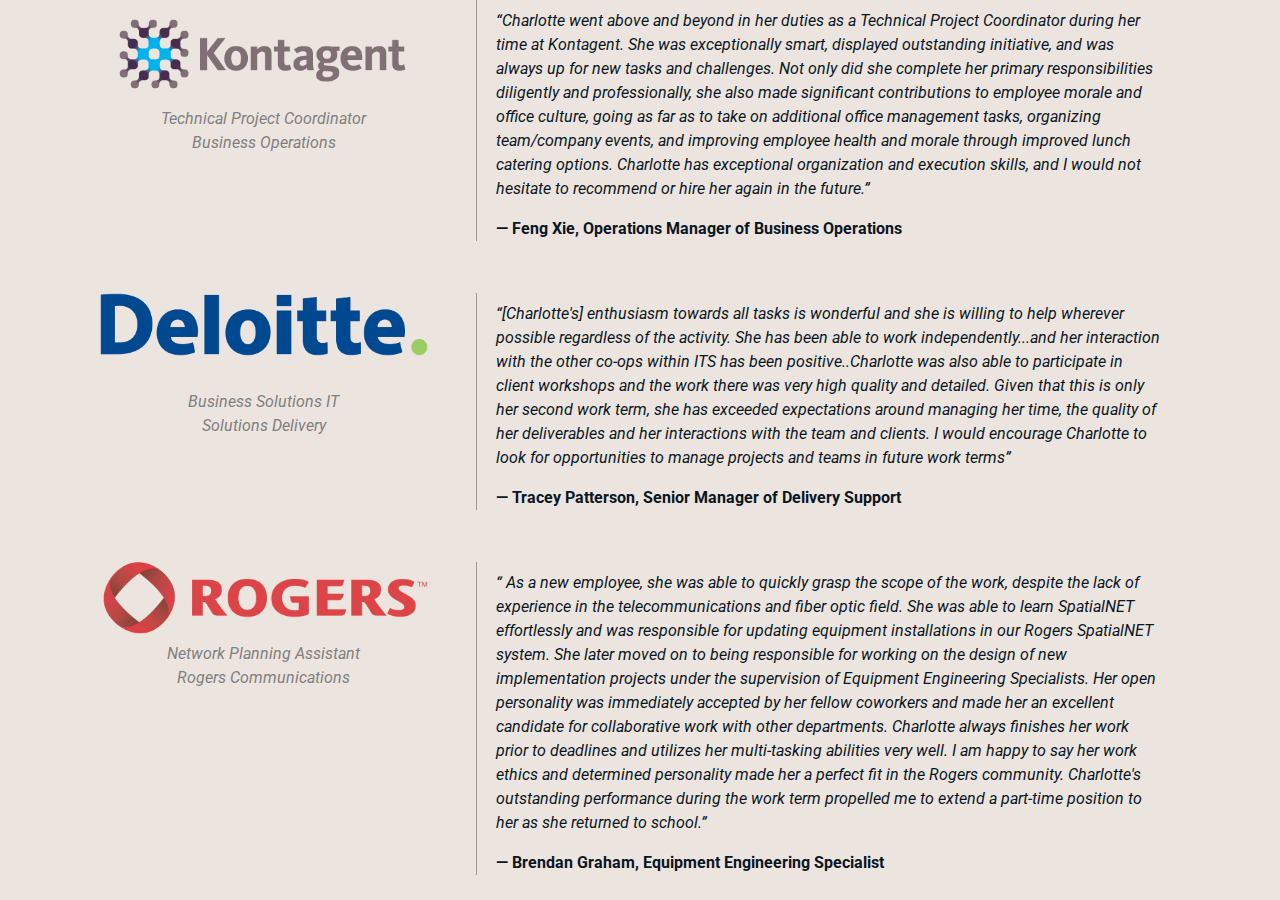
<file: Hawthorne/referalls.html>
<!doctype html>
<html class="no-js" lang="en">
<head>
  <meta charset="utf-8" />
  <meta name="viewport" content="width=device-width, initial-scale=1.0" />

  <title>Charlotte Chan</title>
  <meta name="description" content="Charlotte Chan's Website">

  <link href="css/hawthorne_type2_color3.css" rel="stylesheet">
  <link href="css/font-awesome.min.css" rel="stylesheet">
  <link href="css/styles.css" rel="stylesheet">
  <link rel="stylesheet" href="fancybox/source/jquery.fancybox.css" type="text/css" media="screen" />
  <link rel="stylesheet" href="fancybox/source/helpers/jquery.fancybox-buttons.css?v=1.0.5" type="text/css" media="screen" />
  <link rel="stylesheet" href="fancybox/source/helpers/jquery.fancybox-thumbs.css" type="text/css" media="screen" />
    
    
</head>
  <body>

    <!--QUOTE ONE-->
    <div class="row">
      <div class="small-12 medium-4 large-4 columns">

        <a href= "http://www.kontagent.com" target="_blank"><img src="img/KNT_Logo_color_transparent_lg.jpg" alt="Kontagent Logo" />
        </a>
        <p class="quotedes">
          Technical Project Coordinator
          <br>Business Operations
        </p>
      </div>


      <div class="small-12 medium-8 large-8 columns">
        <blockquote>
          <p class= "quote">&#8220;Charlotte went above and beyond in her duties as a Technical Project Coordinator during her time at Kontagent. She was exceptionally smart, displayed outstanding initiative, and was always up for new tasks and challenges. Not only did she complete her primary responsibilities diligently and professionally, she also made significant contributions to employee morale and office culture, going as far as to take on additional office management tasks, organizing team/company events, and improving employee health and morale through improved lunch catering options. Charlotte has exceptional organization and execution skills, and I would not hesitate to recommend or hire her again in the future.&#8221;
            <cite>Feng Xie, Operations Manager of Business Operations</cite></p>
        </blockquote>
      </div>
    </div>
    <!--END QUOTE ONE-->

    <br>
    <br>

    <!--QUOTE TWO-->
    <div class="row">
      <div class="small-12 medium-4 large-4 columns">

        <a href= "http://www.deloitte.ca" target="_blank"><img src="img/Deloitte.png" alt="Deloitte Logo" />
        </a>
        <p class="quotedes" style="padding:10px 0 0 0"><br> Business Solutions IT
          <br>Solutions Delivery
        </p>
      </div>
      <div class="small-12 medium-8 large-8 columns">
        <blockquote>
          <p class= "quote">&#8220;[Charlotte's] enthusiasm towards all tasks is wonderful and she is willing to help wherever possible regardless of the activity. She has been able to work independently...and her interaction with the other co-ops within ITS has been positive..Charlotte was also able to participate in client workshops and the work there was very high quality and detailed. Given that this is only her second work term, she has exceeded expectations around managing her time, the quality of her deliverables and her interactions with the team and clients. I would encourage Charlotte to look for opportunities to manage projects and teams in future work terms&#8221;
            <cite>Tracey Patterson, Senior Manager of Delivery Support</cite></p>
        </blockquote>
      </div>
    </div>
    <!--END QUOTE TWO-->

    <br>
    <br>

    <!--QUOTE THREE-->
    <div class="row">
      <div class="small-12 medium-4 large-4 columns">
        <a href= "http://www.rogers.com" target="_blank"><img src="img/Rogers%20Vector.png" alt="Rogers Logo" /></a>
        <p class="quotedes" style="padding:8px 0 0 0"> Network Planning Assistant<br>Rogers Communications</p>
      </div>

      <div class="small-12 medium-8 large-8 columns">
        <blockquote>
          <p class= "quote">&#8220; As a new employee, she was able to quickly grasp the scope of the work, despite the lack of experience in the telecommunications and fiber optic field. She
            was able to learn SpatialNET effortlessly and was responsible for updating equipment installations in our
            Rogers SpatialNET system. She later moved on to being responsible for working on the design of new
            implementation projects under the supervision of Equipment Engineering Specialists. Her open personality was immediately accepted by her fellow coworkers and made her an excellent candidate for collaborative work with other departments. Charlotte always finishes her work prior to deadlines and utilizes her multi-tasking abilities very well. I am happy to say her work ethics and determined personality made her a perfect fit in the Rogers community. Charlotte's outstanding performance during the work term propelled me to extend a part-time position to her as she returned to school.&#8221;
            <cite>Brendan Graham, Equipment Engineering Specialist</cite></p>
        </blockquote>
      </div>
    </div>

    <script src="js/vendor/modernizr.js"></script>
    <script src="js/vendor/jquery.min.js"></script>
    <script src="js/foundation.min.js"></script>
    <script src="js/hawthorne.js"></script>

  </body>
</html>
</file>
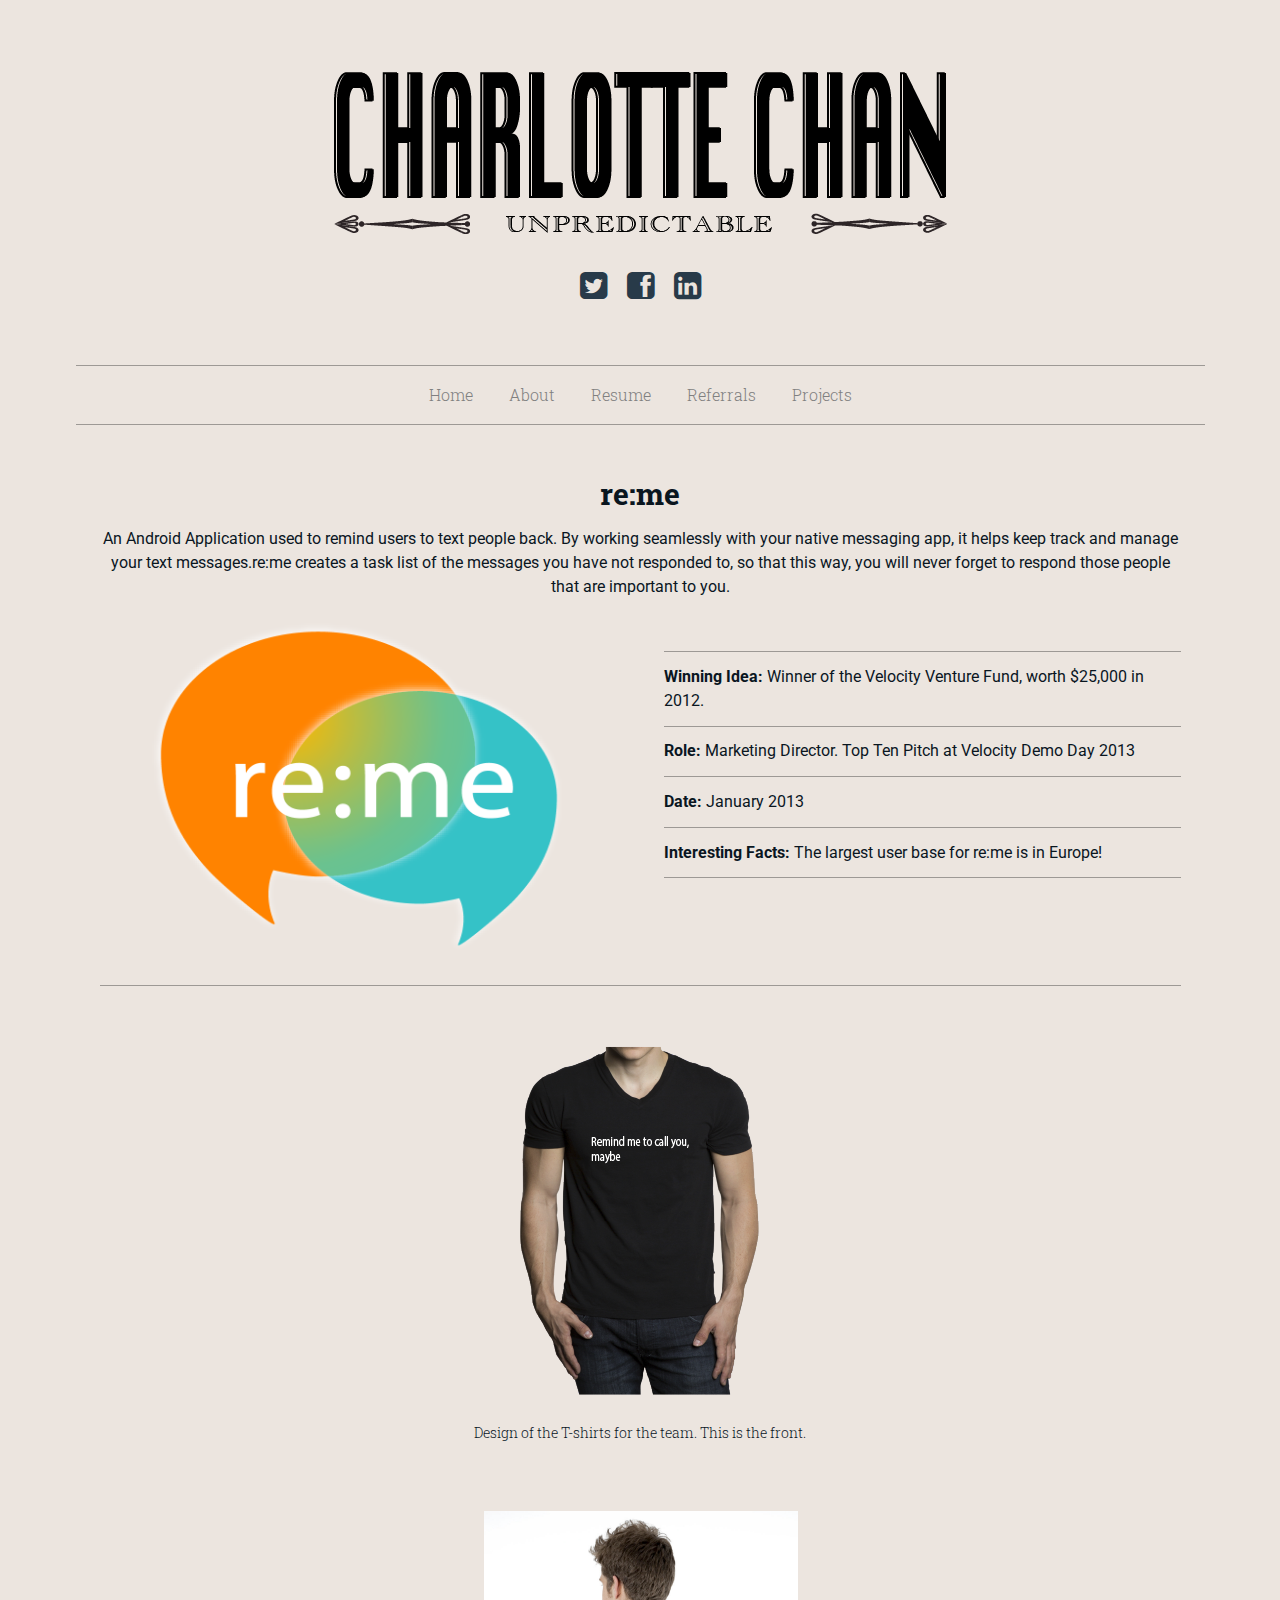
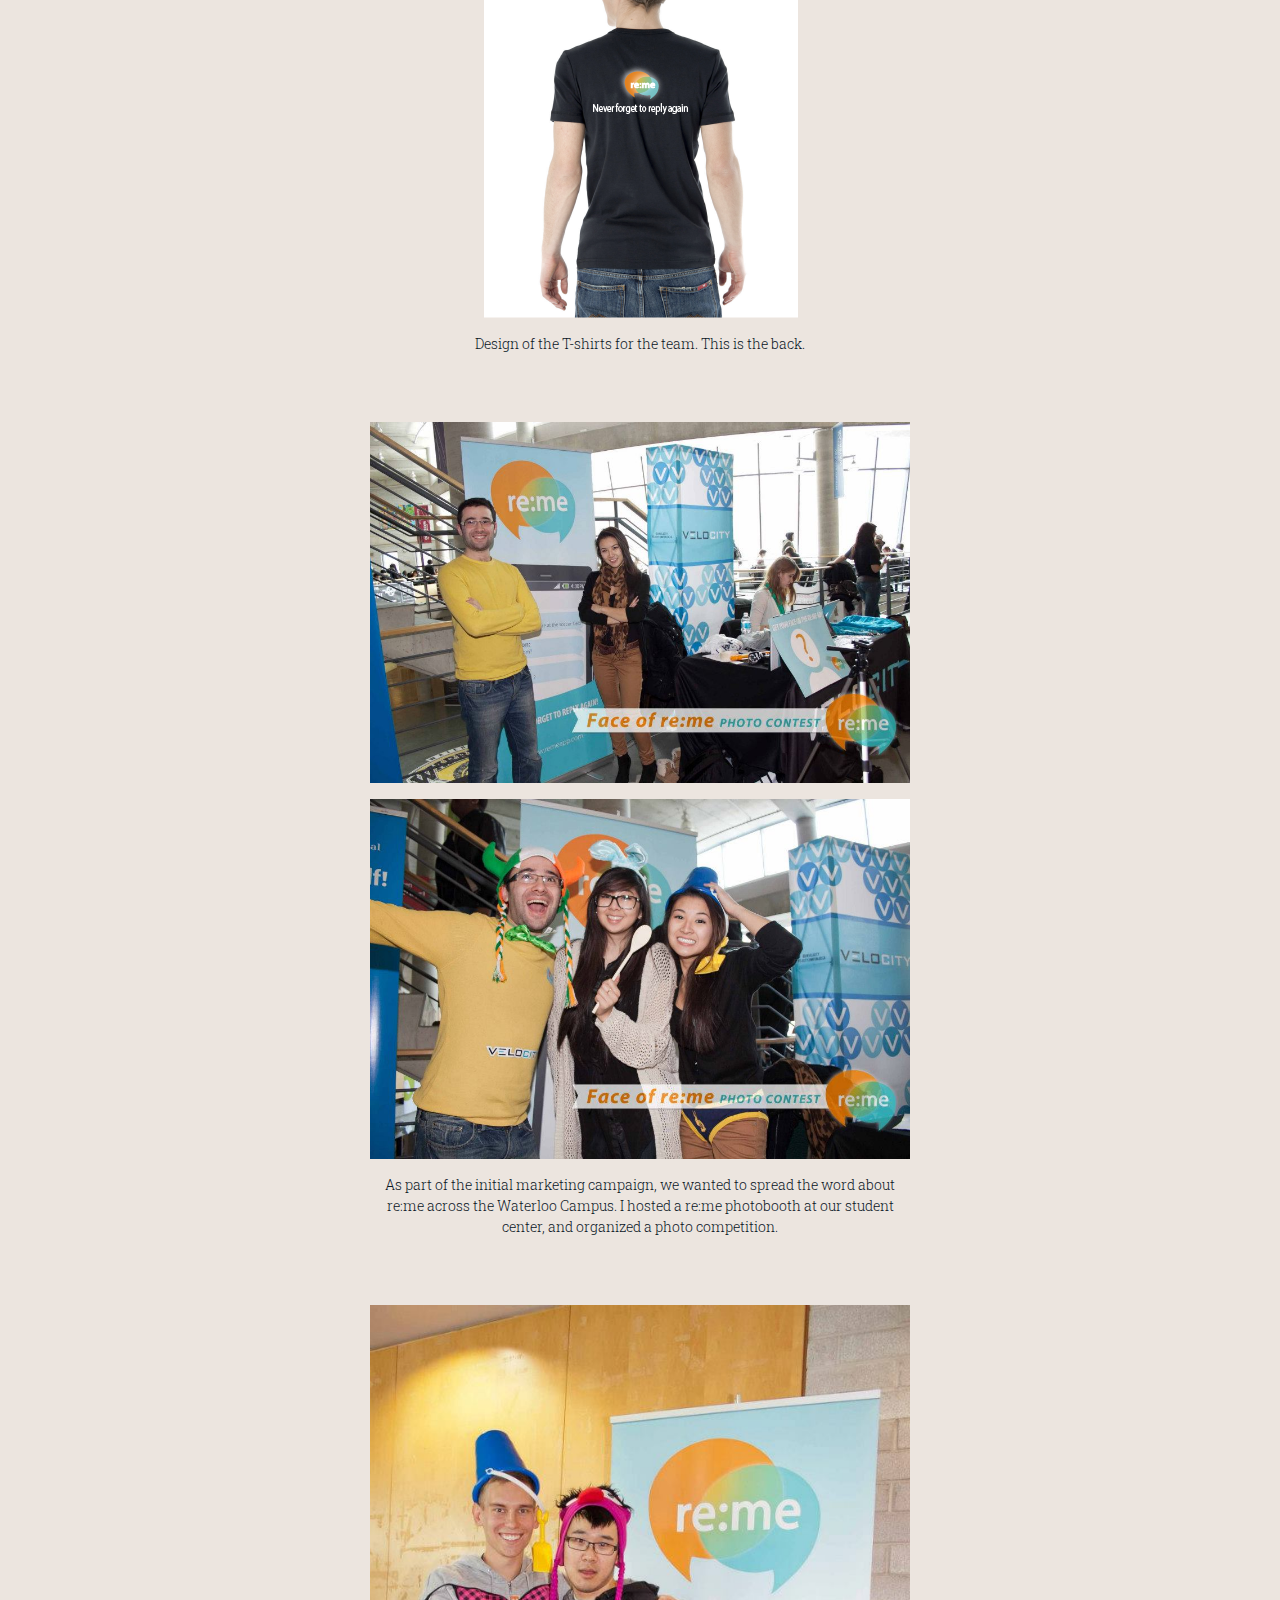
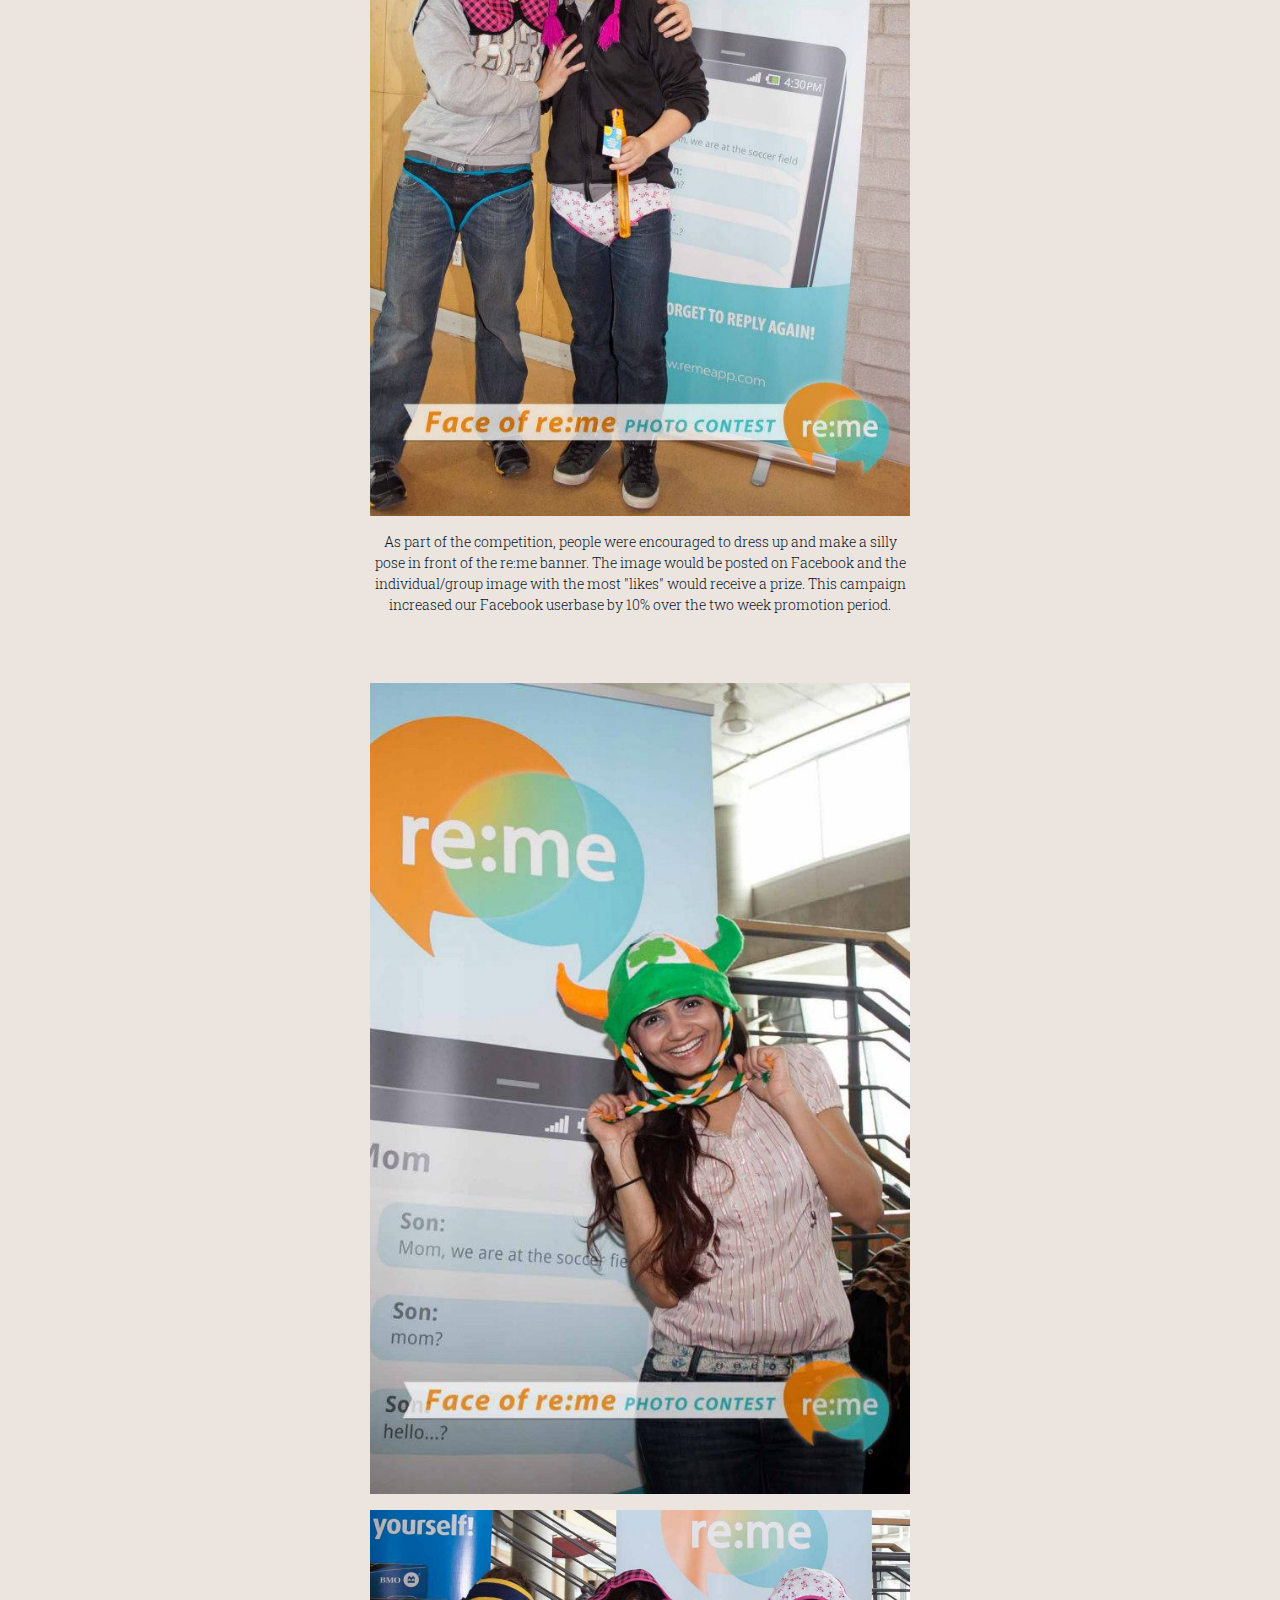
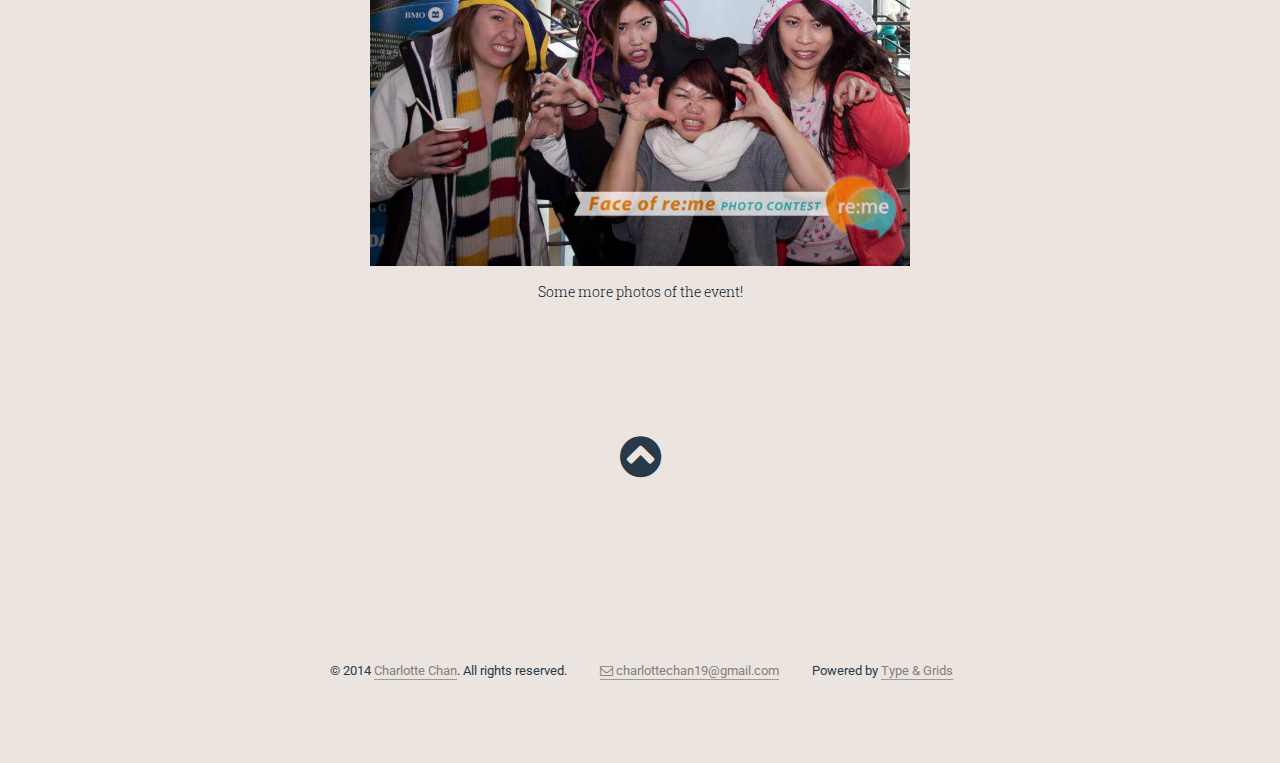
<file: Hawthorne/reme.html>
<!doctype html>
<html class="no-js" lang="en">
  <head>
    <meta charset="utf-8" />
    <meta name="viewport" content="width=device-width, initial-scale=1.0" />
    <title>Charlotte Chan</title>
    <meta name="description" content="Charlotte Chan's Website">
    <link href="css/hawthorne_type2_color3.css" rel="stylesheet">
    <link href="css/font-awesome.min.css" rel="stylesheet">
    <link href="css/styles.css" rel="stylesheet">
  </head>

  <body>

    <!--NAVIGATION-->
    <div class="row">
      <header class="small-12 medium-12 large-12 small-centered columns">
        <div class="logo">
          <a href="index.html"><img src="img/charlotte.png" alt="Charlotte Chan" /></a>
          <br><br><br>
        </div>
        <div class="social-icons text-center" >
          <a href="http://www.twitter.com/charlottechan19" target="_blank"><i class="fa fa-twitter-square fa-2x"></i></a>
          <a href="http://www.facebook.com/charlottechan19" target="_blank"><i class="fa fa-facebook-square fa-2x"></i></a>
          <a href="http://www.linkedin.com/in/charlottechan19" target="_blank"><i class="fa fa-linkedin-square fa-2x"></i></a>
        </div>
      </header>

      <nav class="small-12 medium-12 large-12 small-centered columns">
        <ul class="inline-list-custom">
        <li><a href="index.html">Home</a></li>
          <li><a href="about.html" >About</a></li>
          <li><a href="CharlotteChanResume.pdf" target="_blank">Resume</a></li>
          <li><a href="referalls.html" >Referrals</a></li>
          <li><a href="projects.html">Projects</a></li>
        </ul>
      </nav>
    </div>
    <!--NAVIGATION END-->


    <!--CONTENT-->
    <div class="row">
      <div class="small-12 medium-12 large-12 columns text-center">
        <h2>re:me</h2>
        <p>An Android Application used to remind users to text people back. By working seamlessly with your native messaging app, it helps keep track and manage your text messages.re:me creates a task list of the messages you have not responded to, so that this way, you will never forget to respond those people that are important to you.</p>
      </div>
    </div>

    <div class="row">
      <div class="small-12 medium-6 large-6 columns logo-same-size-container">
        <a href="http://www.remeapp.com" target="_blank"><img src="img/reme/remelogo.png" class="logo-wide-size";></a>
      </div>
      <div class="small-12 medium-6 large-6 columns">
        <div class="lined-list">
          <br><br>
          <ul>
            <li><strong>Winning Idea:</strong> Winner of the Velocity Venture Fund, worth $25,000 in 2012.
            <li><strong>Role:</strong> Marketing Director. Top Ten Pitch at Velocity Demo Day 2013</li>
            <li><strong>Date:</strong> January 2013</li>
            <li><strong>Interesting Facts:</strong> The largest user base for re:me is in Europe!
        </div>
      </div>
    </div>

    <div class="row">
      <div class="small-12 medium-12 large-12 columns">
        <hr class="project-detail-hr" />

        <!-- Begin project image -->
        <div class="project-img">
          <img src="img/reme/shirtfront.png" alt="Tshirt Design" />
          <h6>Design of the T-shirts for the team. This is the front.</h6>
        </div>
        <!-- End project image -->

        <!-- Begin project image -->
        <div class="project-img">
          <img src="img/reme/shirtback.png" alt="Tshirt Design" />
          <h6>Design of the T-shirts for the team. This is the back.</h6>
        </div>
        <!-- End project image -->

        <!-- Begin project image -->
        <div class="project-img">
          <img src="img/reme/setup.jpg" alt="The Team" />
            <br><br>
          <img src="img/reme/group4.jpg" alt="Group 1" />
          <h6>As part of the initial marketing campaign, we wanted to spread the word about re:me across the Waterloo Campus. I hosted a re:me photobooth at our student center, and organized a photo competition. </h6>
        </div>
        <!-- End project image -->

        <!-- Begin project image -->
        <div class="project-img">
          <img src="img/reme/group1.jpg" alt="Group Picture" />
          <h6>As part of the competition, people were encouraged to dress up and make a silly pose in front of the re:me banner. The image would be posted on Facebook and the individual/group image with the most "likes" would receive a prize. This campaign increased our Facebook userbase by 10% over the two week promotion period.</h6>
        </div>
        <!-- End project image -->

        <!-- Begin project image -->
        <div class="project-img">
         <img src="img/reme/group2.jpg" alt="Group Picture" />
            <br>
            <br>
            <img src="img/reme/group3.jpg" alt="Group Picture" />
          <h6>Some more photos of the event!</h6>
        </div>
        <!-- End project image -->

      
      </div>
    </div>
    <!--CONTENT END-->

    <div class="row">
      <div class="small-12 medium-12 large-12 columns">
        <p class="back-to-top-holder"><a class="back-to-top"><i class="fa fa-chevron-circle-up fa-3x"></i></a></p>
      </div>
    </div>


    <!--FOOTER-->
      <footer class="small-12 medium-12 large-12 columns">
        <ul>
          <li>&copy; 2014 <a href="index.html">Charlotte Chan</a>. All rights reserved.</li>
          <li><a href="mailto:charlottechan19@gmail.com"><i class="fa fa-envelope-o"></i> charlottechan19@gmail.com</a></li>
          <!-- *****************************************************************************************
          The "Powered by Type & Grids" link in the footer is required in the Free version
          typeandgrids.com/pirates -->
          <li>Powered by <a href="http://www.typeandgrids.com" target="_blank">Type &amp; Grids</a></li>
          <!--  ************************************************************************************ -->
        </ul>
       <!-- <div class="social-icons">
          <a href="http://www.twitter.com/charlottechan19" target="_blank"><i class="fa fa-twitter-square fa-2x"></i></a>
          <a href="http://www.facebook.com/charlottechan19" target="_blank"><i class="fa fa-facebook-square fa-2x"></i></a>
          <a href="http://www.facebook.com/charlottechan19" target="_blank"><i class="fa fa-linkedin-square fa-2x"></i></a>
        </div>-->
      </footer>



    <script src="js/vendor/modernizr.js"></script>
    <script src="js/vendor/jquery.min.js"></script>
    <script src="js/foundation.min.js"></script>
    <script src="js/hawthorne.js"></script>

  </body>
</html>
</file>
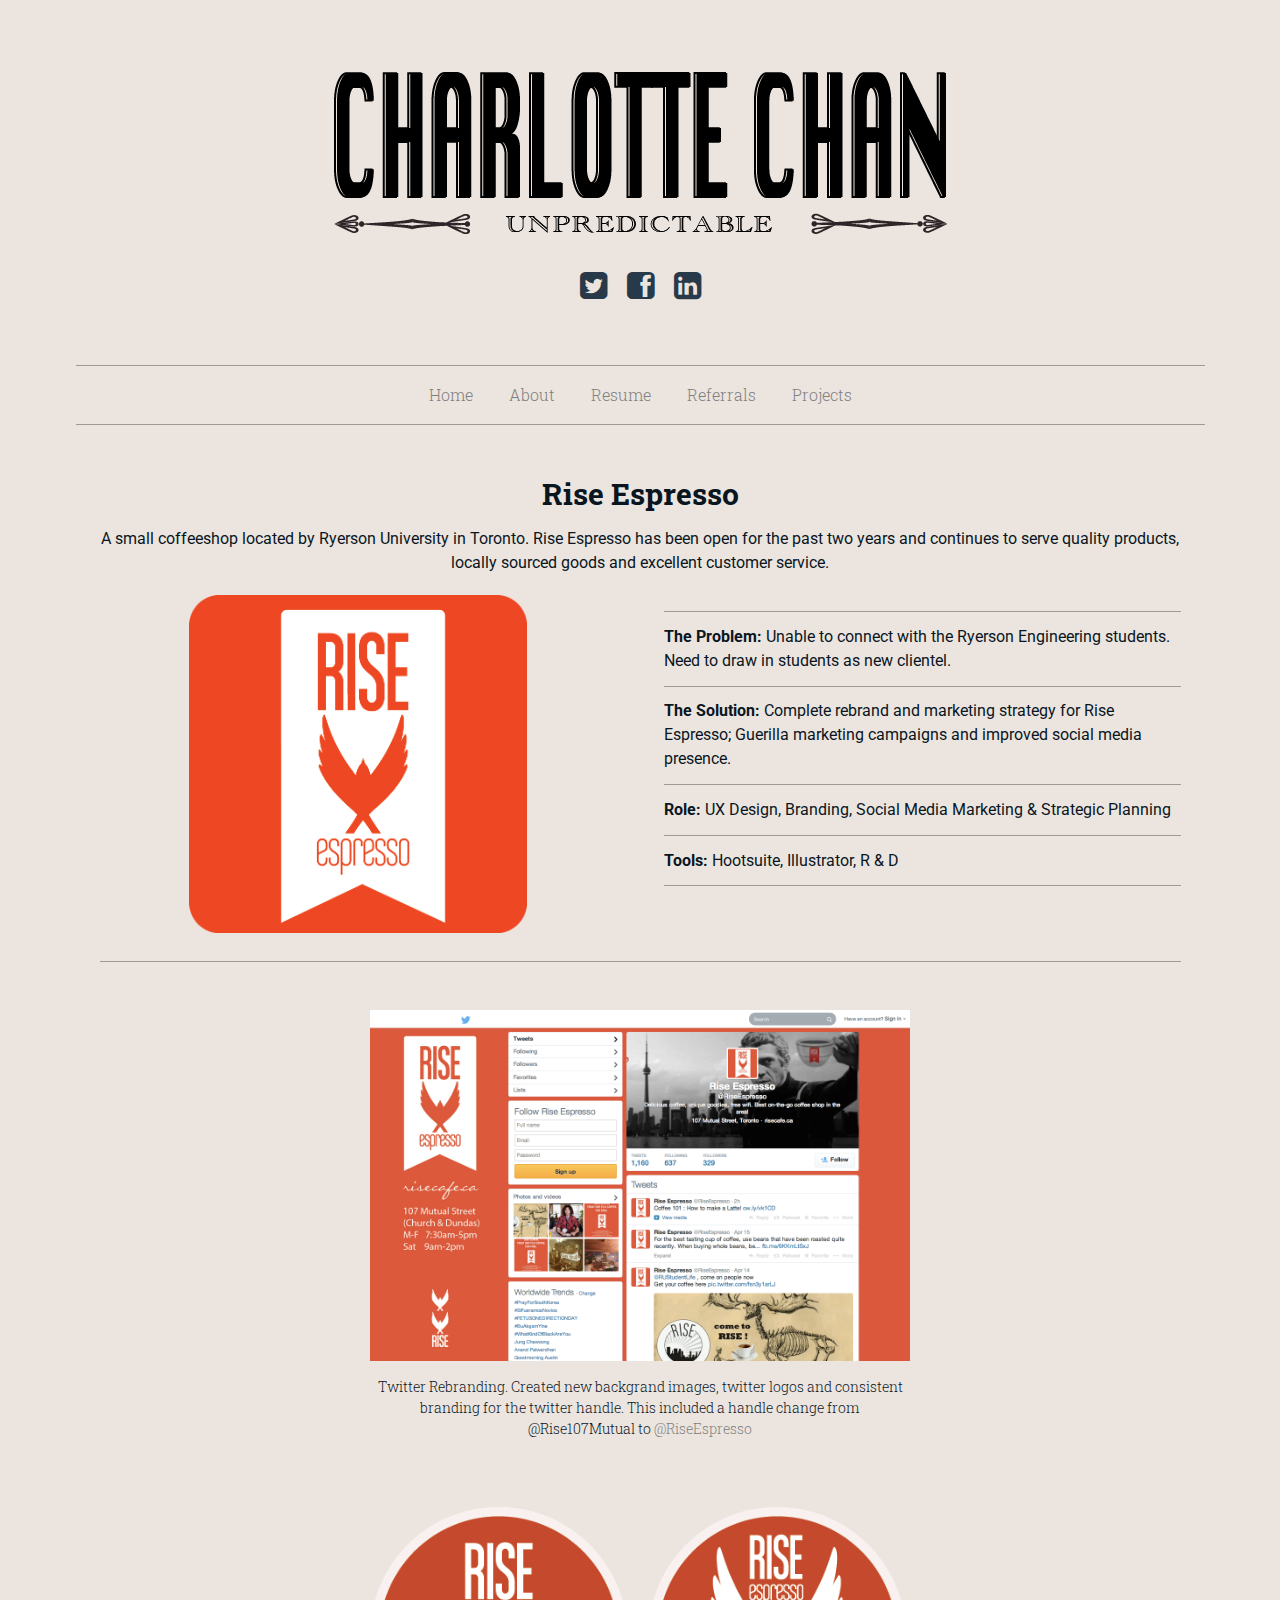
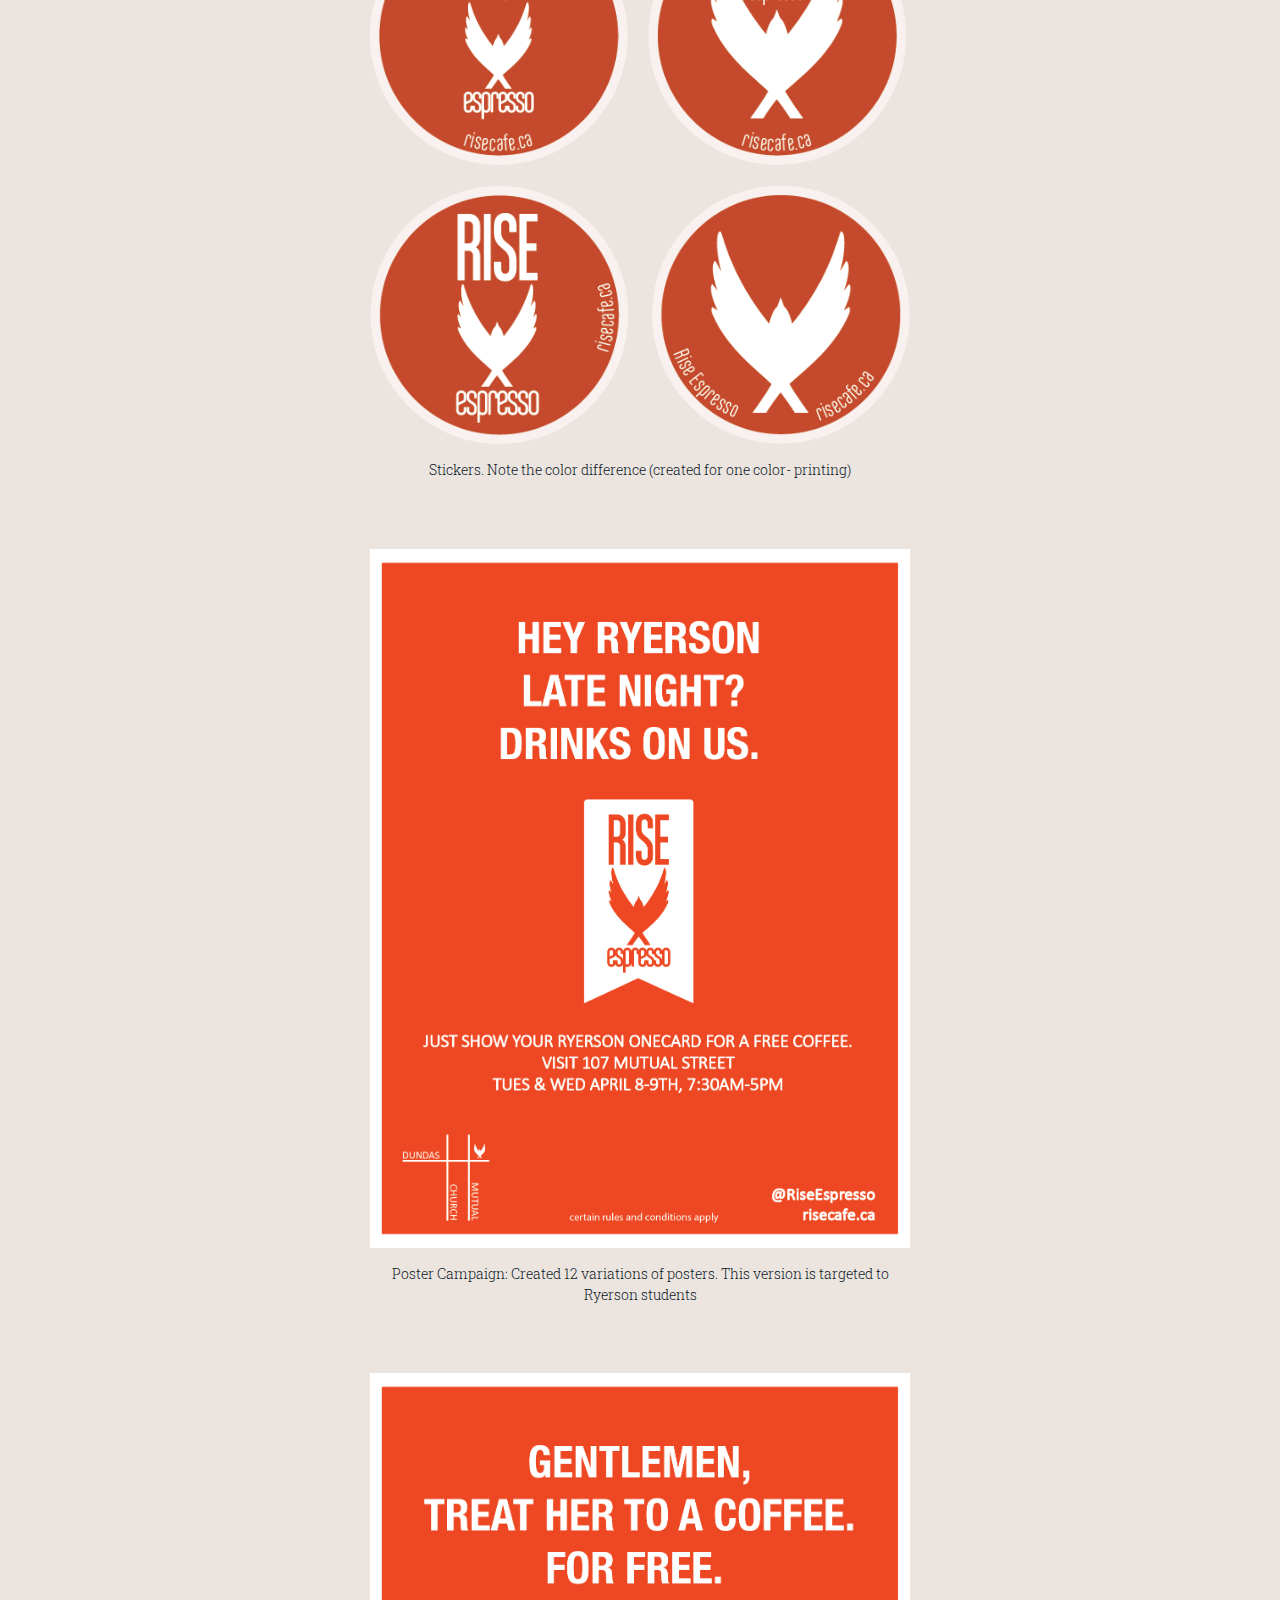
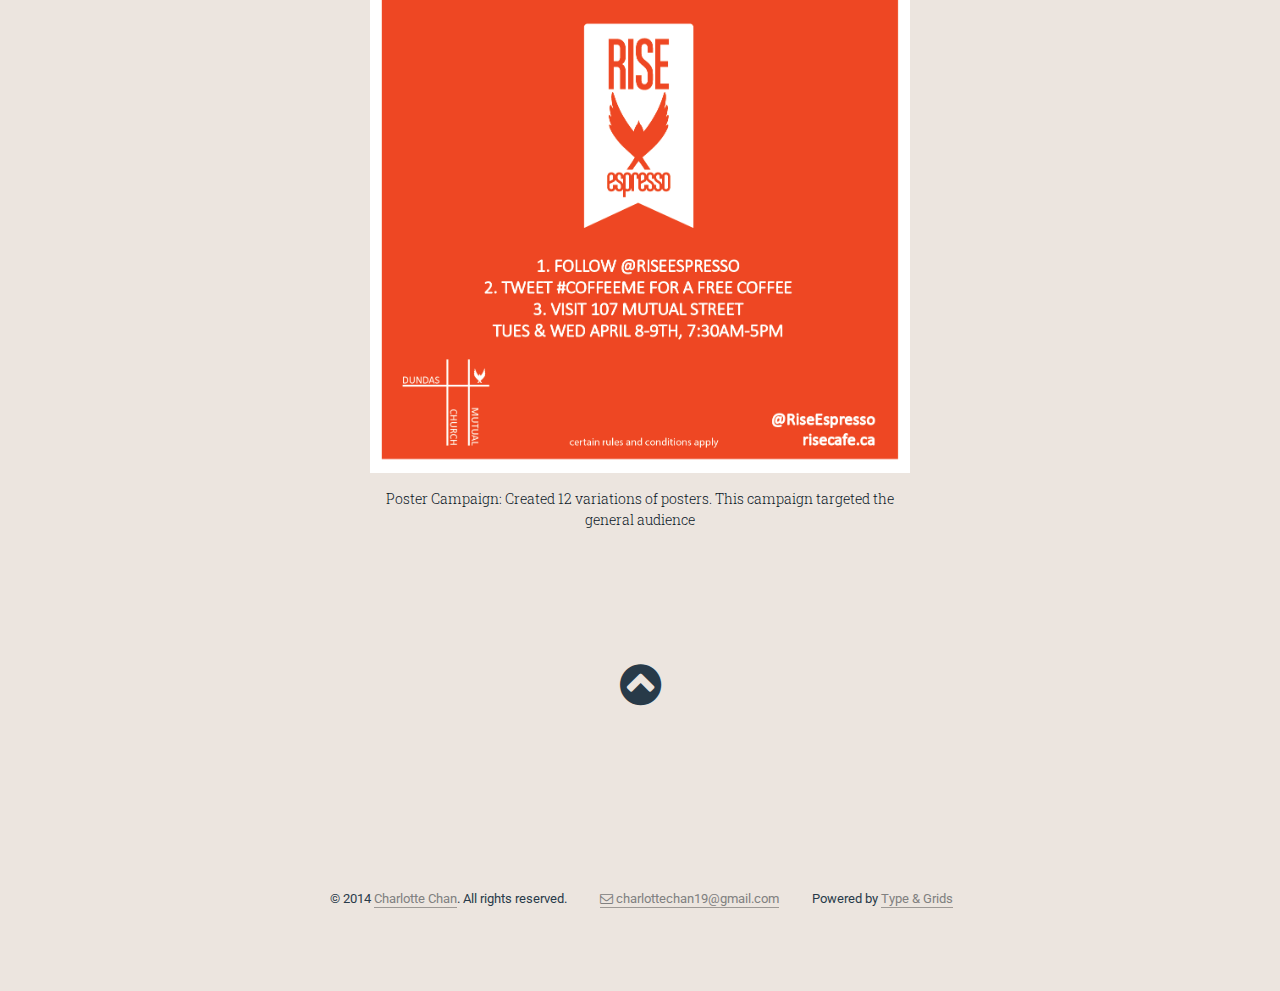
<file: Hawthorne/riseespresso.html>
<!doctype html>
<html class="no-js" lang="en">
  <head>
    <meta charset="utf-8" />
    <meta name="viewport" content="width=device-width, initial-scale=1.0" />

    <title>Charlotte Chan</title>
    <meta name="description" content="Charlotte Chan's Website">
    <link href="css/hawthorne_type2_color3.css" rel="stylesheet">
    <link href="css/font-awesome.min.css" rel="stylesheet">
    <link href="css/styles.css" rel="stylesheet">

  </head>
  <body>


    <!--NAVIGATION-->
    <div class="row">
      <header class="small-12 medium-12 large-12 small-centered columns">
        <div class="logo">
          <a href="index.html"><img src="img/charlotte.png" alt="Charlotte Chan"/></a>
          <br>
          <br>
          <br>
        </div>

        <div class="social-icons text-center">
          <a href="http://www.twitter.com/charlottechan19" target="_blank"><i class="fa fa-twitter-square fa-2x"></i></a>
          <a href="http://www.facebook.com/charlottechan19" target="_blank"><i class="fa fa-facebook-square fa-2x"></i></a>
          <a href="http://www.linkedin.com/in/charlottechan19" target="_blank"><i class="fa fa-linkedin-square fa-2x"></i></a>
        </div>
      </header>

      <nav class="small-12 medium-12 large-12 small-centered columns">
        <ul class="inline-list-custom">
           <li><a href="index.html">Home</a></li>
            <li><a href="about.html" >About</a></li>
          <li><a href="CharlotteChanResume.pdf" target="_blank">Resume</a></li>
          <li><a href="referalls.html" >Referrals</a></li>
          <li><a href="projects.html" >Projects</a></li>
        </ul>
      </nav>
    </div>


    <!--CONTENT-->
    <div class="row">
      <div class="small-12 medium-12 large-12 columns text-center">
        <h2>Rise Espresso</h2>
        <p>A small coffeeshop located by Ryerson University in Toronto. Rise Espresso has  been open for the past two years and continues to serve quality products, locally sourced goods and excellent customer service.</p>
      </div>
    </div>

    <div class="row">
      <div class="small-12 medium-6 large-6 columns logo-same-size-container">

        <img src="img/riseespresso/risetwitterlogo.png" class="logo-same-size"/>
      </div>
      <div class="small-12 medium-6 large-6 columns">
        <div class="lined-list">
          <br>
          <ul>
            <li><strong>The Problem:</strong> Unable to connect with the Ryerson Engineering students. Need to draw in students as new clientel.
            <li><strong>The Solution:</strong> Complete rebrand and marketing strategy for Rise Espresso; Guerilla marketing campaigns and improved social media presence.
            <li><strong>Role:</strong> UX Design, Branding, Social Media Marketing &amp; Strategic Planning</li>
            <li><strong>Tools:</strong> Hootsuite, Illustrator, R &amp; D </li>
          </ul>
        </div>
      </div>
    </div>

    <div class="row">
      <div class="small-12 medium-12 large-12 columns">
        <hr class="project-detail-hr" />

        <!-- Begin project image -->
        <div class="project-img">
          <img src="img/riseespresso/Screen%20Shot%202014-04-16%20at%2012.29.10%20PM.png" alt="Twitter Rebrand" />
          <h6>Twitter Rebranding. Created new backgrand images, twitter logos and consistent branding for the twitter handle. This included a handle change from @Rise107Mutual to <a href="https://twitter.com/riseespresso">@RiseEspresso</a></h6>
        </div>
        <!-- End project image -->

        <!-- Begin project image -->
        <div class="project-img">
          <img src="img/riseespresso/newstickers.png" alt="New stickers"/>
          <h6>Stickers. Note the color difference (created for one color- printing)</h6>
        </div>
        <!-- End project image -->

        <!-- Begin project image -->
        <div class="project-img">
          <img src="img/riseespresso/posterryersoncard3.png" alt="Poster Campaign"/>
          <h6>Poster Campaign: Created 12 variations of posters. This version is targeted to Ryerson students</h6>
        </div>
        <!-- End project image -->

        <!-- Begin project image -->
        <div class="project-img">
          <img src="img/riseespresso/postertweet2.png" alt="Poster Campaign" />
          <h6>Poster Campaign: Created 12 variations of posters. This campaign targeted the general audience</h6>
        </div>
        <!-- End project image -->

      </div>
    </div>

    <div class="row">
      <div class="small-12 medium-12 large-12 columns">
        <p class="back-to-top-holder"><a class="back-to-top"><i class="fa fa-chevron-circle-up fa-3x"></i></a></p>
      </div>
    </div>


    <!--FOOTER-->
      <footer class="small-12 medium-12 large-12 columns">
        <ul>
          <li>&copy; 2014 <a href="index.html">Charlotte Chan</a>. All rights reserved.</li>
          <li><a href="mailto:charlottechan19@gmail.com"><i class="fa fa-envelope-o"></i> charlottechan19@gmail.com</a></li>
          <!-- *****************************************************************************************
          The "Powered by Type & Grids" link in the footer is required in the Free version
          typeandgrids.com/pirates -->
          <li>Powered by <a href="http://www.typeandgrids.com" target="_blank">Type &amp; Grids</a></li>
          <!--  ************************************************************************************ -->
        </ul>
        <!--<div class="social-icons">
          <a href="http://www.twitter.com/charlottechan19" target="_blank"><i class="fa fa-twitter-square fa-2x"></i></a>
          <a href="http://www.facebook.com/charlottechan19" target="_blank"><i class="fa fa-facebook-square fa-2x"></i></a>
          <a href="http://www.linkedin.com/in/charlottechan19" target="_blank"><i class="fa fa-linkedin-square fa-2x"></i></a>
        </div>-->
  

    <script src="js/vendor/modernizr.js"></script>
    <script src="js/vendor/jquery.min.js"></script>
    <script src="js/foundation.min.js"></script>
    <script src="js/hawthorne.js"></script>

  </body>
</html>
</file>
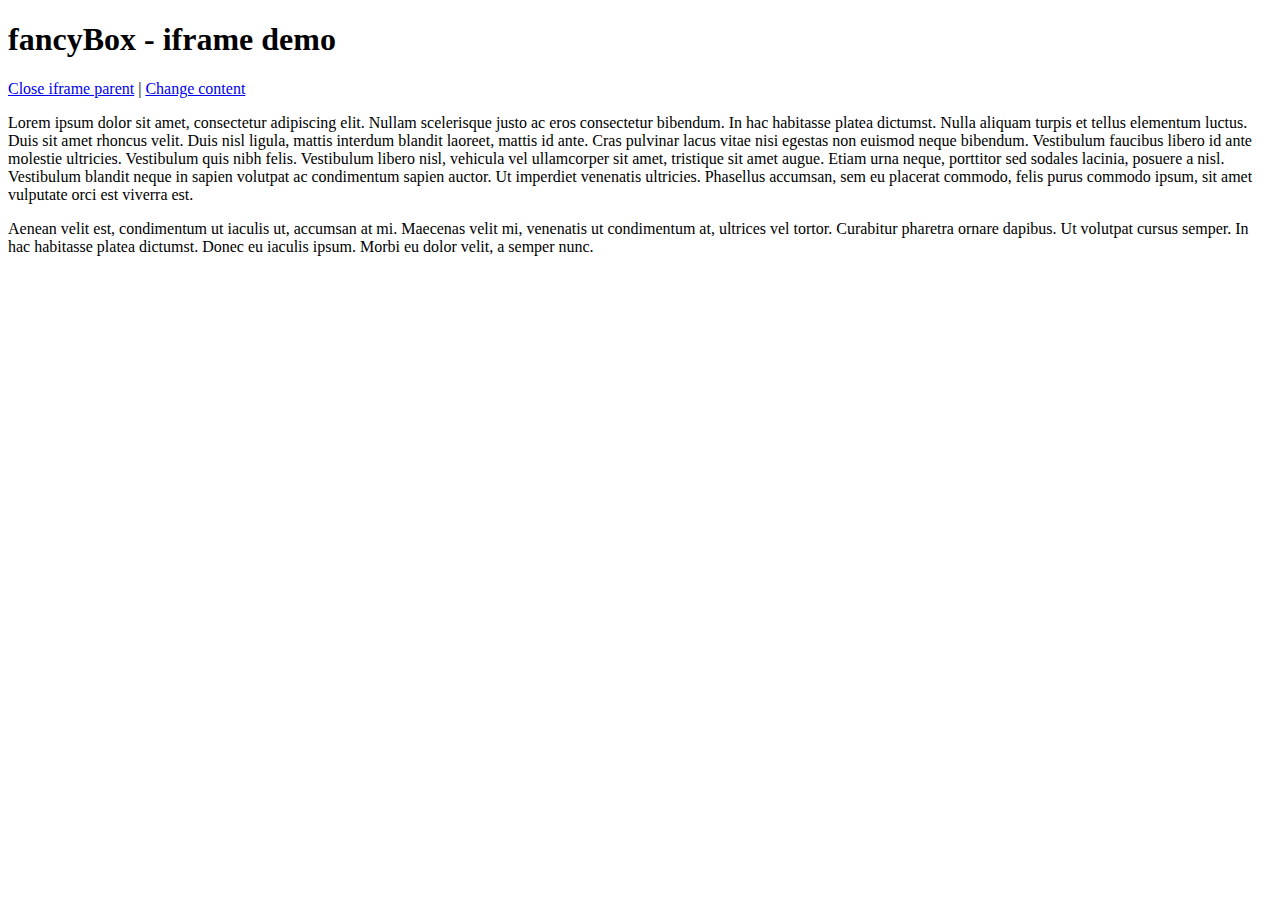
<file: Hawthorne/fancybox/demo/iframe.html>
<!DOCTYPE html>
<html>
<head>
	<title>fancyBox - iframe demo</title>
	<meta http-equiv="Content-Type" content="text/html; charset=UTF-8" />
</head>
<body>
	<h1>fancyBox - iframe demo</h1>

	<p>
		<a href="javascript:parent.jQuery.fancybox.close();">Close iframe parent</a>

		|

		<a href="javascript:parent.jQuery.fancybox.open({href : '1_b.jpg', title : 'My title'});">Change content</a>
	</p>

	<p>
		Lorem ipsum dolor sit amet, consectetur adipiscing elit. Nullam scelerisque justo ac eros consectetur bibendum. In hac habitasse platea dictumst. Nulla aliquam turpis et tellus elementum luctus. Duis sit amet rhoncus velit. Duis nisl ligula, mattis interdum blandit laoreet, mattis id ante. Cras pulvinar lacus vitae nisi egestas non euismod neque bibendum. Vestibulum faucibus libero id ante molestie ultricies. Vestibulum quis nibh felis. Vestibulum libero nisl, vehicula vel ullamcorper sit amet, tristique sit amet augue. Etiam urna neque, porttitor sed sodales lacinia, posuere a nisl. Vestibulum blandit neque in sapien volutpat ac condimentum sapien auctor. Ut imperdiet venenatis ultricies. Phasellus accumsan, sem eu placerat commodo, felis purus commodo ipsum, sit amet vulputate orci est viverra est.
	</p>

	<p>
		Aenean velit est, condimentum ut iaculis ut, accumsan at mi. Maecenas velit mi, venenatis ut condimentum at, ultrices vel tortor. Curabitur pharetra ornare dapibus. Ut volutpat cursus semper. In hac habitasse platea dictumst. Donec eu iaculis ipsum. Morbi eu dolor velit, a semper nunc.
	</p>
</body>
</html>
</file>
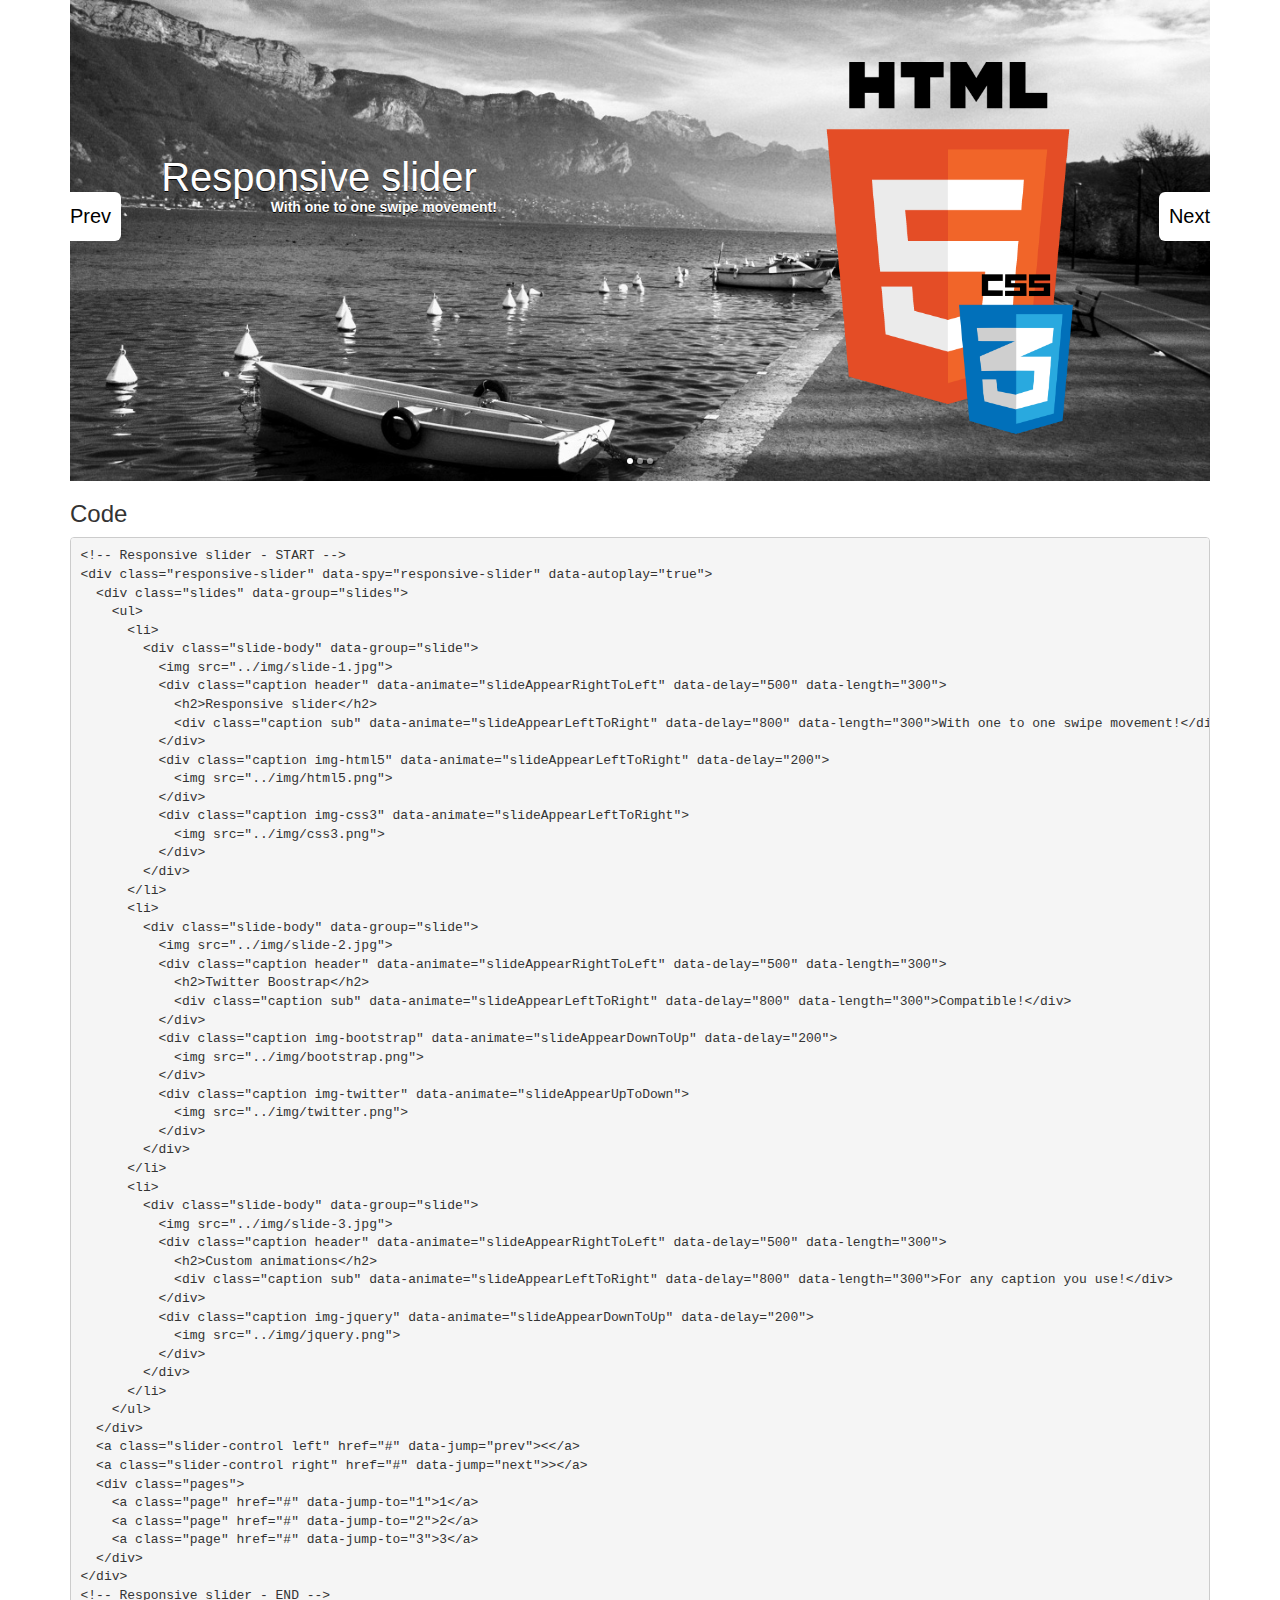
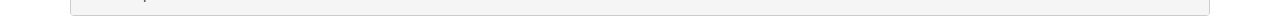
<file: responsive-slider/0.9/example/classic.html>
<!DOCTYPE html>
<html lang="en">
  <head>
    <meta charset="utf-8">
    <title>Responsive Slider that will make your day</title>
    <meta name="distributor" content="Global" />
    <meta itemprop="contentRating" content="General" />
    <meta name="robots" content="All" />
    <meta name="revisit-after" content="7 days" />
    <meta name="description" content="The source of truly unique and awesome jquery plugins." />
    <meta name="keywords" content="slider, carousel, responsive, swipe, one to one movement, touch devices, jquery, plugin, bootstrap compatible, html5, css3" />
    <meta name="author" content="w3widgets.com">
    <meta name="viewport" content="width=device-width, initial-scale=1.0">
    <link href='http://fonts.googleapis.com/css?family=Economica' rel='stylesheet' type='text/css'>
    <!-- Bootstrap -->
    <link rel="stylesheet" href="http://netdna.bootstrapcdn.com/bootstrap/3.0.3/css/bootstrap.min.css">
    <!-- Respomsive slider -->
    <link href="../css/responsive-slider.css" rel="stylesheet">
  </head>
  <body>
    <div class="container">
      <!-- Responsive slider - START -->
    	<div class="responsive-slider" data-spy="responsive-slider" data-autoplay="true">
        <div class="slides" data-group="slides">
      		<ul>
  	    		<li>
              <div class="slide-body" data-group="slide">
                <img src="../img/slide-1.jpg">
                <div class="caption header" data-animate="slideAppearRightToLeft" data-delay="500" data-length="300">
                  <h2>Responsive slider</h2>
                  <div class="caption sub" data-animate="slideAppearLeftToRight" data-delay="800" data-length="300">With one to one swipe movement!</div>
                </div>
                <div class="caption img-html5" data-animate="slideAppearLeftToRight" data-delay="200">
                  <img src="../img/html5.png">
                </div>
                <div class="caption img-css3" data-animate="slideAppearLeftToRight">
                  <img src="../img/css3.png">
                </div>
              </div>
  	    		</li>
  	    		<li>
              <div class="slide-body" data-group="slide">
                <img src="../img/slide-2.jpg">
                <div class="caption header" data-animate="slideAppearRightToLeft" data-delay="500" data-length="300">
                  <h2>Twitter Boostrap</h2>
                  <div class="caption sub" data-animate="slideAppearLeftToRight" data-delay="800" data-length="300">Compatible!</div>
                </div>
                <div class="caption img-bootstrap" data-animate="slideAppearDownToUp" data-delay="200">
                  <img src="../img/bootstrap.png">
                </div>
                <div class="caption img-twitter" data-animate="slideAppearUpToDown">
                  <img src="../img/twitter.png">
                </div>
              </div>
  	    		</li>
  	    		<li>
              <div class="slide-body" data-group="slide">
                <img src="../img/slide-3.jpg">
                <div class="caption header" data-animate="slideAppearRightToLeft" data-delay="500" data-length="300">
                  <h2>Custom animations</h2>
                  <div class="caption sub" data-animate="slideAppearLeftToRight" data-delay="800" data-length="300">For any caption you use!</div>
                </div>
                <div class="caption img-jquery" data-animate="slideAppearDownToUp" data-delay="200">
                  <img src="../img/jquery.png">
                </div>
              </div>
  	    		</li>
  	    	</ul>
        </div>
        <a class="slider-control left" href="#" data-jump="prev">Prev</a>
        <a class="slider-control right" href="#" data-jump="next">Next</a>
        <div class="pages">
          <a class="page" href="#" data-jump-to="1">1</a>
          <a class="page" href="#" data-jump-to="2">2</a>
          <a class="page" href="#" data-jump-to="3">3</a>
        </div>
    	</div>
      <!-- Responsive slider - END -->
      <h3>Code</h3>
      <pre>&lt;!-- Responsive slider - START --&gt;
&lt;div class="responsive-slider" data-spy="responsive-slider" data-autoplay="true"&gt;
  &lt;div class="slides" data-group="slides"&gt;
    &lt;ul&gt;
      &lt;li&gt;
        &lt;div class="slide-body" data-group="slide"&gt;
          &lt;img src="../img/slide-1.jpg"&gt;
          &lt;div class="caption header" data-animate="slideAppearRightToLeft" data-delay="500" data-length="300"&gt;
            &lt;h2&gt;Responsive slider&lt;/h2&gt;
            &lt;div class="caption sub" data-animate="slideAppearLeftToRight" data-delay="800" data-length="300"&gt;With one to one swipe movement!&lt;/div&gt;
          &lt;/div&gt;
          &lt;div class="caption img-html5" data-animate="slideAppearLeftToRight" data-delay="200"&gt;
            &lt;img src="../img/html5.png"&gt;
          &lt;/div&gt;
          &lt;div class="caption img-css3" data-animate="slideAppearLeftToRight"&gt;
            &lt;img src="../img/css3.png"&gt;
          &lt;/div&gt;
        &lt;/div&gt;
      &lt;/li&gt;
      &lt;li&gt;
        &lt;div class="slide-body" data-group="slide"&gt;
          &lt;img src="../img/slide-2.jpg"&gt;
          &lt;div class="caption header" data-animate="slideAppearRightToLeft" data-delay="500" data-length="300"&gt;
            &lt;h2&gt;Twitter Boostrap&lt;/h2&gt;
            &lt;div class="caption sub" data-animate="slideAppearLeftToRight" data-delay="800" data-length="300"&gt;Compatible!&lt;/div&gt;
          &lt;/div&gt;
          &lt;div class="caption img-bootstrap" data-animate="slideAppearDownToUp" data-delay="200"&gt;
            &lt;img src="../img/bootstrap.png"&gt;
          &lt;/div&gt;
          &lt;div class="caption img-twitter" data-animate="slideAppearUpToDown"&gt;
            &lt;img src="../img/twitter.png"&gt;
          &lt;/div&gt;
        &lt;/div&gt;
      &lt;/li&gt;
      &lt;li&gt;
        &lt;div class="slide-body" data-group="slide"&gt;
          &lt;img src="../img/slide-3.jpg"&gt;
          &lt;div class="caption header" data-animate="slideAppearRightToLeft" data-delay="500" data-length="300"&gt;
            &lt;h2&gt;Custom animations&lt;/h2&gt;
            &lt;div class="caption sub" data-animate="slideAppearLeftToRight" data-delay="800" data-length="300"&gt;For any caption you use!&lt;/div&gt;
          &lt;/div&gt;
          &lt;div class="caption img-jquery" data-animate="slideAppearDownToUp" data-delay="200"&gt;
            &lt;img src="../img/jquery.png"&gt;
          &lt;/div&gt;
        &lt;/div&gt;
      &lt;/li&gt;
    &lt;/ul&gt;
  &lt;/div&gt;
  &lt;a class="slider-control left" href="#" data-jump="prev"&gt;&lt;&lt;/a&gt;
  &lt;a class="slider-control right" href="#" data-jump="next"&gt;&gt;&lt;/a&gt;
  &lt;div class="pages"&gt;
    &lt;a class="page" href="#" data-jump-to="1"&gt;1&lt;/a&gt;
    &lt;a class="page" href="#" data-jump-to="2"&gt;2&lt;/a&gt;
    &lt;a class="page" href="#" data-jump-to="3"&gt;3&lt;/a&gt;
  &lt;/div&gt;
&lt;/div&gt;
&lt;!-- Responsive slider - END --&gt;</pre>
    </div>
    <script src="../js/jquery.js"></script>
    <script src="../js/jquery.event.move.js"></script>
    <script src="../js/responsive-slider.js"></script>
  </body>
</html>
</file>
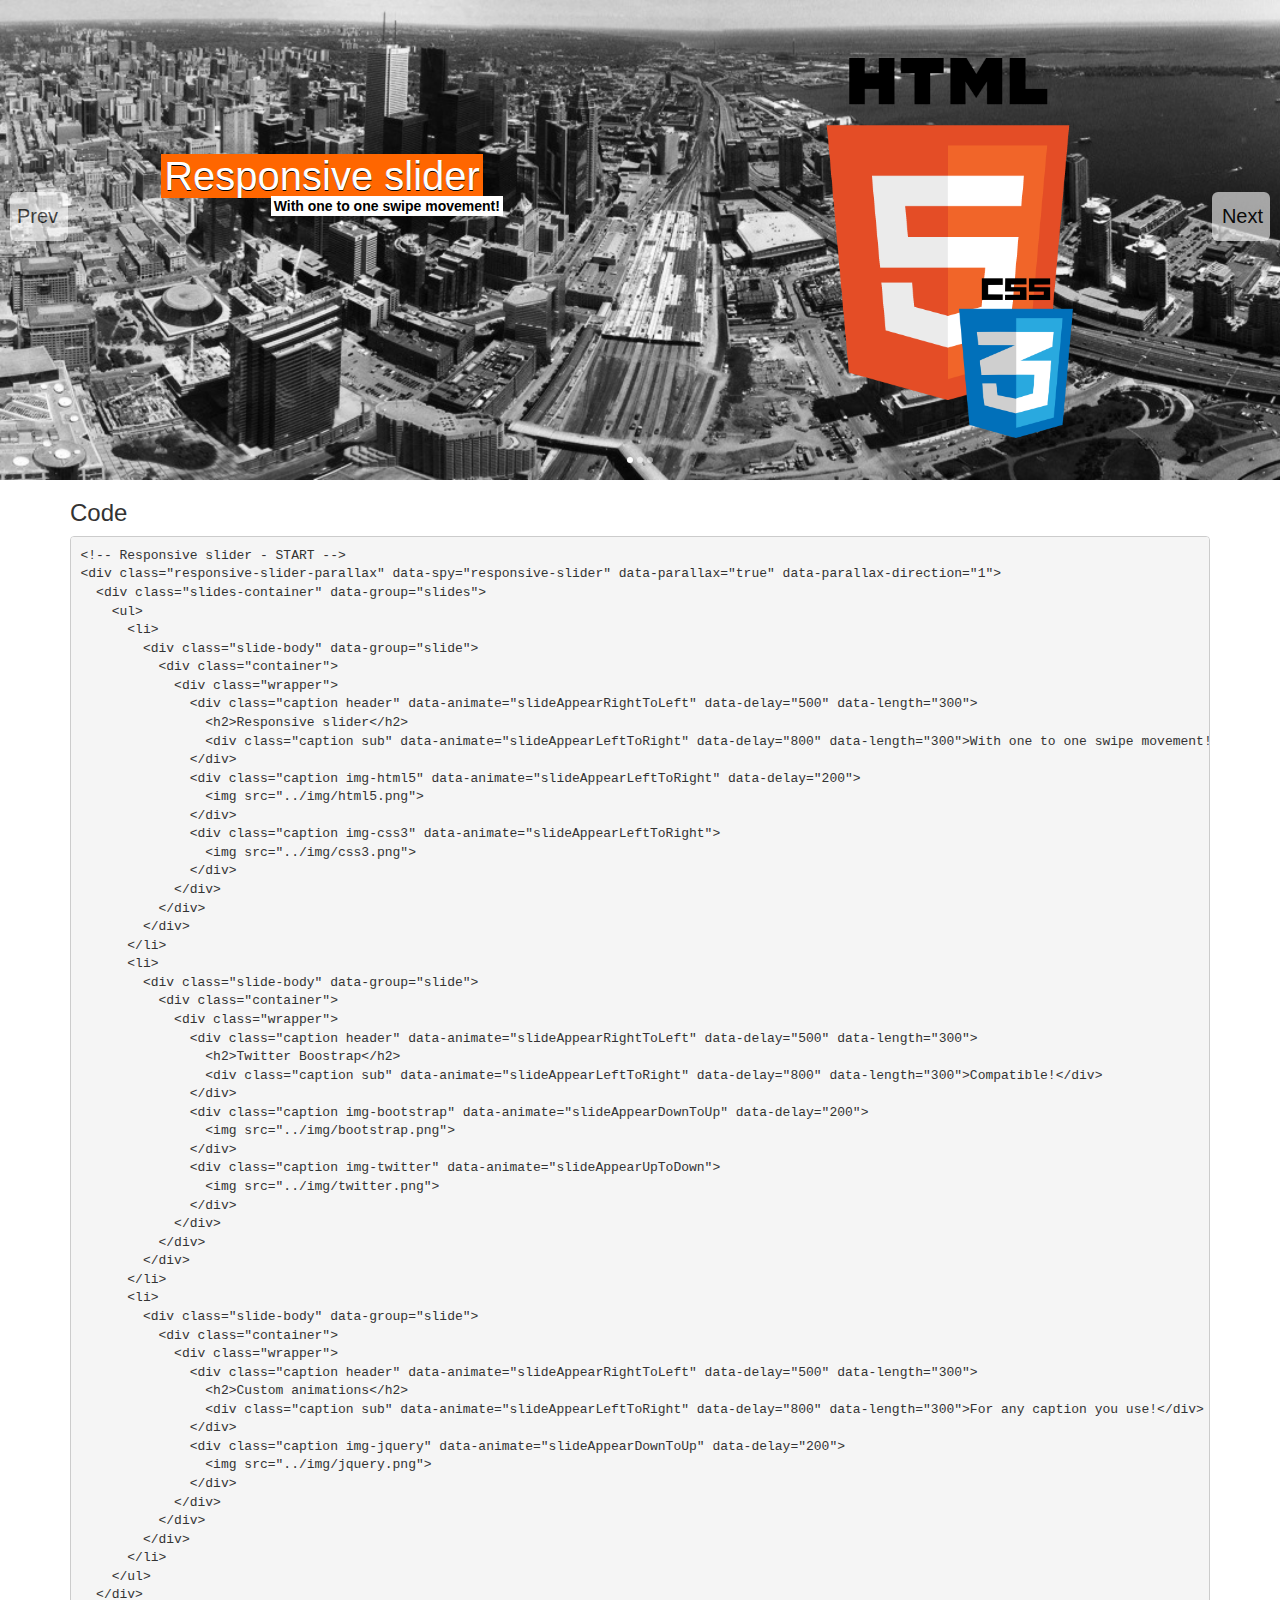
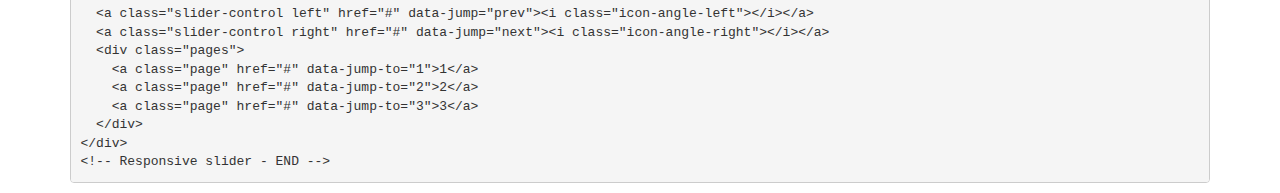
<file: responsive-slider/0.9/example/parallax.html>
<!DOCTYPE html>
<html lang="en">
  <head>
    <meta charset="utf-8">
    <title>Responsive Slider that will make your day</title>
    <meta name="distributor" content="Global" />
    <meta itemprop="contentRating" content="General" />
    <meta name="robots" content="All" />
    <meta name="revisit-after" content="7 days" />
    <meta name="description" content="The source of truly unique and awesome jquery plugins." />
    <meta name="keywords" content="slider, carousel, responsive, swipe, one to one movement, touch devices, jquery, plugin, bootstrap compatible, html5, css3" />
    <meta name="author" content="w3widgets.com">
    <meta name="viewport" content="width=device-width, initial-scale=1.0">
    <link href='http://fonts.googleapis.com/css?family=Economica' rel='stylesheet' type='text/css'>
    <!-- Bootstrap -->
    <link rel="stylesheet" href="http://netdna.bootstrapcdn.com/bootstrap/3.0.3/css/bootstrap.min.css">
    <!-- Respomsive slider -->
    <link href="../css/responsive-slider-parallax.css" rel="stylesheet">
  </head>
  <body>
    <!-- Responsive slider - START -->
  	<div class="responsive-slider-parallax" data-spy="responsive-slider" data-parallax="true" data-parallax-direction="1">
      <div class="slides-container" data-group="slides">
        <ul>
          <li>
            <div class="slide-body" data-group="slide">
              <div class="container">
                <div class="wrapper">
                  <div class="caption header" data-animate="slideAppearRightToLeft" data-delay="500" data-length="300">
                    <h2>Responsive slider</h2>
                    <div class="caption sub" data-animate="slideAppearLeftToRight" data-delay="800" data-length="300">With one to one swipe movement!</div>
                  </div>
                  <div class="caption img-html5" data-animate="slideAppearLeftToRight" data-delay="200">
                    <img src="../img/html5.png">
                  </div>
                  <div class="caption img-css3" data-animate="slideAppearLeftToRight">
                    <img src="../img/css3.png">
                  </div>
                </div>
              </div>
            </div>
          </li>
          <li>
            <div class="slide-body" data-group="slide">
              <div class="container">
                <div class="wrapper">
                  <div class="caption header" data-animate="slideAppearRightToLeft" data-delay="500" data-length="300">
                    <h2>Twitter Boostrap</h2>
                    <div class="caption sub" data-animate="slideAppearLeftToRight" data-delay="800" data-length="300">Compatible!</div>
                  </div>
                  <div class="caption img-bootstrap" data-animate="slideAppearDownToUp" data-delay="200">
                    <img src="../img/bootstrap.png">
                  </div>
                  <div class="caption img-twitter" data-animate="slideAppearUpToDown">
                    <img src="../img/twitter.png">
                  </div>
                </div>
              </div>
            </div>
          </li>
          <li>
            <div class="slide-body" data-group="slide">
              <div class="container">
                <div class="wrapper">
                  <div class="caption header" data-animate="slideAppearRightToLeft" data-delay="500" data-length="300">
                    <h2>Custom animations</h2>
                    <div class="caption sub" data-animate="slideAppearLeftToRight" data-delay="800" data-length="300">For any caption you use!</div>
                  </div>
                  <div class="caption img-jquery" data-animate="slideAppearDownToUp" data-delay="200">
                    <img src="../img/jquery.png">
                  </div>
                </div>
              </div>
            </div>
          </li>
        </ul>
      </div>
      <a class="slider-control left" href="#" data-jump="prev">Prev</a>
      <a class="slider-control right" href="#" data-jump="next">Next</a>
      <div class="pages">
        <a class="page" href="#" data-jump-to="1">1</a>
        <a class="page" href="#" data-jump-to="2">2</a>
        <a class="page" href="#" data-jump-to="3">3</a>
      </div>
    </div>
    <!-- Responsive slider - END -->
    <div class="container">
      <h3>Code</h3>
      <pre>&lt;!-- Responsive slider - START --&gt;
&lt;div class="responsive-slider-parallax" data-spy="responsive-slider" data-parallax="true" data-parallax-direction="1"&gt;
  &lt;div class="slides-container" data-group="slides"&gt;
    &lt;ul&gt;
      &lt;li&gt;
        &lt;div class="slide-body" data-group="slide"&gt;
          &lt;div class="container"&gt;
            &lt;div class="wrapper"&gt;
              &lt;div class="caption header" data-animate="slideAppearRightToLeft" data-delay="500" data-length="300"&gt;
                &lt;h2&gt;Responsive slider&lt;/h2&gt;
                &lt;div class="caption sub" data-animate="slideAppearLeftToRight" data-delay="800" data-length="300"&gt;With one to one swipe movement!&lt;/div&gt;
              &lt;/div&gt;
              &lt;div class="caption img-html5" data-animate="slideAppearLeftToRight" data-delay="200"&gt;
                &lt;img src="../img/html5.png"&gt;
              &lt;/div&gt;
              &lt;div class="caption img-css3" data-animate="slideAppearLeftToRight"&gt;
                &lt;img src="../img/css3.png"&gt;
              &lt;/div&gt;
            &lt;/div&gt;
          &lt;/div&gt;
        &lt;/div&gt;
      &lt;/li&gt;
      &lt;li&gt;
        &lt;div class="slide-body" data-group="slide"&gt;
          &lt;div class="container"&gt;
            &lt;div class="wrapper"&gt;
              &lt;div class="caption header" data-animate="slideAppearRightToLeft" data-delay="500" data-length="300"&gt;
                &lt;h2&gt;Twitter Boostrap&lt;/h2&gt;
                &lt;div class="caption sub" data-animate="slideAppearLeftToRight" data-delay="800" data-length="300"&gt;Compatible!&lt;/div&gt;
              &lt;/div&gt;
              &lt;div class="caption img-bootstrap" data-animate="slideAppearDownToUp" data-delay="200"&gt;
                &lt;img src="../img/bootstrap.png"&gt;
              &lt;/div&gt;
              &lt;div class="caption img-twitter" data-animate="slideAppearUpToDown"&gt;
                &lt;img src="../img/twitter.png"&gt;
              &lt;/div&gt;
            &lt;/div&gt;
          &lt;/div&gt;
        &lt;/div&gt;
      &lt;/li&gt;
      &lt;li&gt;
        &lt;div class="slide-body" data-group="slide"&gt;
          &lt;div class="container"&gt;
            &lt;div class="wrapper"&gt;
              &lt;div class="caption header" data-animate="slideAppearRightToLeft" data-delay="500" data-length="300"&gt;
                &lt;h2&gt;Custom animations&lt;/h2&gt;
                &lt;div class="caption sub" data-animate="slideAppearLeftToRight" data-delay="800" data-length="300"&gt;For any caption you use!&lt;/div&gt;
              &lt;/div&gt;
              &lt;div class="caption img-jquery" data-animate="slideAppearDownToUp" data-delay="200"&gt;
                &lt;img src="../img/jquery.png"&gt;
              &lt;/div&gt;
            &lt;/div&gt;
          &lt;/div&gt;
        &lt;/div&gt;
      &lt;/li&gt;
    &lt;/ul&gt;
  &lt;/div&gt;
  &lt;a class="slider-control left" href="#" data-jump="prev"&gt;&lt;i class="icon-angle-left"&gt;&lt;/i&gt;&lt;/a&gt;
  &lt;a class="slider-control right" href="#" data-jump="next"&gt;&lt;i class="icon-angle-right"&gt;&lt;/i&gt;&lt;/a&gt;
  &lt;div class="pages"&gt;
    &lt;a class="page" href="#" data-jump-to="1"&gt;1&lt;/a&gt;
    &lt;a class="page" href="#" data-jump-to="2"&gt;2&lt;/a&gt;
    &lt;a class="page" href="#" data-jump-to="3"&gt;3&lt;/a&gt;
  &lt;/div&gt;
&lt;/div&gt;
&lt;!-- Responsive slider - END --&gt;</pre>
    </div>

    <script src="../js/jquery.js"></script>
    <script src="../js/jquery.event.move.js"></script>
    <script src="../js/responsive-slider.js"></script>
  </body>
</html>
</file>
<file: Hawthorne/css/hawthorne_type2_color3.css>
@import url(http://fonts.googleapis.com/css?family=Roboto:400,300,300italic,400italic,700,700italic);
@import url(http://fonts.googleapis.com/css?family=Roboto+Slab:400,300,700);
/*==================================================================================================
Foundation Variables
==================================================================================================*/
/*==================================================================================================
Imports
==================================================================================================*/
/*==================================================================================================
Type Theme 02
==================================================================================================*/
/*==================================================================================================
My Variables
==================================================================================================*/
/*==================================================================================================
Blog Type Theme 02: Roboto + Roboto Slab
==================================================================================================*/
/*==================================================================================================
Foundation Variables
==================================================================================================*/
/*==================================================================================================
Spacing Adjustments
==================================================================================================*/
/*==================================================================================================
Color Theme 03
==================================================================================================*/
/*==================================================================================================
Master Color Theme 03
==================================================================================================*/
/*==================================================================================================
Foundation Variables
==================================================================================================*/
/*==================================================================================================
My Variables
==================================================================================================*/
/*==================================================================================================
Mixins
==================================================================================================*/
/*==================================================================================================
Blog
==================================================================================================*/
/* line 28, ../scss/master/_blog.scss */
aside.blog-sidebar h5 {
  text-align: center;
}

/* line 32, ../scss/master/_blog.scss */
aside.blog-sidebar h5, .related-posts h5 {
  font-family: "Roboto Slab", "Helvetica Neue", "Helvetica", Helvetica, Arial, sans-serif;
  font-weight: bold;
  font-style: normal;
  font-size: 1.125rem;
  line-height: 1.2;
  letter-spacing: 0;
  text-transform: none;
  padding-bottom: 0.5em;
}

/* line 43, ../scss/master/_blog.scss */
aside.blog-sidebar li, aside.blog-sidebar p {
  font-family: "Roboto", "Helvetica Neue", "Helvetica", Helvetica, Arial, sans-serif;
  font-weight: normal;
  font-style: normal;
  font-size: 1.125rem;
  line-height: 1.6;
  letter-spacing: 0;
  text-transform: none;
  list-style-type: none;
  padding-bottom: 1em;
  text-align: center;
}

/* line 56, ../scss/master/_blog.scss */
aside.blog-sidebar ul {
  margin-left: 0;
}

/* line 60, ../scss/master/_blog.scss */
aside.blog-sidebar ul li {
  list-style-type: none;
  margin-left: 0;
}

/* line 65, ../scss/master/_blog.scss */
aside.blog-sidebar ul li a, aside.blog-sidebar ul li a:hover, aside.blog-sidebar p a, aside.blog-sidebar p a:hover, article h1 a, article h1 a:hover {
  border-bottom: none !important;
  text-decoration: none;
  -webkit-transition: color 0.2s ease-out;
  -moz-transition: color 0.2s ease-out;
  transition: color 0.2s ease-out;
}

/* line 71, ../scss/master/_blog.scss */
article {
  border-bottom: 1px solid #9d9995;
  padding-bottom: 1.25em;
  margin-bottom: 2.5em;
}

/* line 77, ../scss/master/_blog.scss */
article h1, h1.archive-title {
  font-family: "Roboto Slab", "Helvetica Neue", "Helvetica", Helvetica, Arial, sans-serif;
  font-weight: bold;
  font-style: normal;
  font-size: 1.5rem;
  line-height: 1.2;
  letter-spacing: 0;
  text-transform: none;
}

/* line 87, ../scss/master/_blog.scss */
article h6.date {
  font-family: "Roboto", "Helvetica Neue", "Helvetica", Helvetica, Arial, sans-serif;
  font-weight: 300;
  font-style: normal;
  font-size: 1rem;
  line-height: 1.2;
  letter-spacing: 0;
  text-transform: none;
  margin-bottom: 1.5em;
}

/* line 98, ../scss/master/_blog.scss */
article p, article li {
  font-family: "Roboto", "Helvetica Neue", "Helvetica", Helvetica, Arial, sans-serif;
  font-size: 0.875rem;
  line-height: 1.5;
}

/* line 104, ../scss/master/_blog.scss */
article p a {
  -webkit-transition: color 0.2s ease-out;
  -moz-transition: color 0.2s ease-out;
  transition: color 0.2s ease-out;
}

/* line 108, ../scss/master/_blog.scss */
article p.byline {
  font-family: "Roboto", "Helvetica Neue", "Helvetica", Helvetica, Arial, sans-serif;
  font-weight: 300;
  font-style: normal;
  font-size: 1rem;
  line-height: 1.2;
  letter-spacing: 0;
  text-transform: none;
  padding-top: 1em;
}

/* line 119, ../scss/master/_blog.scss */
article img {
  padding-top: 0.5em;
  padding-bottom: 0.5em;
}

/* line 124, ../scss/master/_blog.scss */
article .caption {
  margin-top: -1em;
}

/* line 129, ../scss/master/_blog.scss */
.comments {
  border-top: 1px solid #9d9995;
  margin-top: 3em;
  padding-top: 3em;
  padding-bottom: 1em;
}

/* line 136, ../scss/master/_blog.scss */
div div div article h2 {
  font-family: "Roboto Slab", "Helvetica Neue", "Helvetica", Helvetica, Arial, sans-serif;
  font-weight: bold;
  font-style: normal;
  font-size: 1.3125rem;
  line-height: 1.2;
  letter-spacing: 0;
  text-transform: none;
  padding-bottom: 0.25em;
}

/* line 147, ../scss/master/_blog.scss */
div div div article h3 {
  font-weight: bold;
  font-size: 0.875rem;
}

/* line 152, ../scss/master/_blog.scss */
.related-posts {
  margin-top: 2em;
  margin-bottom: 1.5em;
}

/* line 157, ../scss/master/_blog.scss */
.related-posts h5 {
  margin-bottom: 0.25em;
}

/* line 161, ../scss/master/_blog.scss */
.related-posts ul {
  list-style-type: none;
  margin-left: 0;
}

/* line 166, ../scss/master/_blog.scss */
.related-posts ul li {
  margin-left: 0;
  line-height: 1.8;
  font-family: "Roboto", "Helvetica Neue", "Helvetica", Helvetica, Arial, sans-serif;
  font-weight: normal;
  font-style: normal;
  font-size: 1.125rem;
  line-height: 1.6;
  letter-spacing: 0;
  text-transform: none;
}

/* line 178, ../scss/master/_blog.scss */
h1.archive-title {
  text-align: center;
  margin-bottom: 1.25em;
}

/* line 183, ../scss/master/_blog.scss */
.archive-item {
  margin-bottom: 2em;
}

/* line 187, ../scss/master/_blog.scss */
.archive-item h2 a {
  -webkit-transition: border 0.2s ease-out;
  -moz-transition: border 0.2s ease-out;
  transition: border 0.2s ease-out;
  -webkit-transition: color 0.2s ease-out;
  -moz-transition: color 0.2s ease-out;
  transition: color 0.2s ease-out;
  border-bottom: 1px solid #8a8988;
  padding-bottom: 2px;
  text-decoration: none;
}

/* line 195, ../scss/master/_blog.scss */
.archive-item h2 a:hover {
  border-bottom: 1px solid #1a5f99;
  -webkit-transition: color 0.2s ease-out;
  -moz-transition: color 0.2s ease-out;
  transition: color 0.2s ease-out;
}

/* line 200, ../scss/master/_blog.scss */
.archive-item h2 {
  font-family: "Roboto Slab", "Helvetica Neue", "Helvetica", Helvetica, Arial, sans-serif;
  font-weight: bold;
  font-style: normal;
  font-size: 1.125rem;
  line-height: 1.7;
  letter-spacing: 0;
  text-transform: none;
  text-align: center;
}

/* line 211, ../scss/master/_blog.scss */
.archive-item h6.date {
  font-family: "Roboto", "Helvetica Neue", "Helvetica", Helvetica, Arial, sans-serif;
  font-weight: 300;
  font-style: normal;
  font-size: 0.875rem;
  line-height: 1.3;
  letter-spacing: 0;
  text-transform: none;
  text-align: center;
  padding-top: 0.125em;
}

/* line 223, ../scss/master/_blog.scss */
.pagination-custom {
  margin-bottom: 2em;
}

/* line 227, ../scss/master/_blog.scss */
.pagination-custom p span {
  font-family: "Roboto Slab", "Helvetica Neue", "Helvetica", Helvetica, Arial, sans-serif;
  font-weight: normal;
  font-style: normal;
  font-size: 1rem;
  line-height: 1.2;
  letter-spacing: 0;
  text-transform: none;
  color: #8a8988;
}

/* line 238, ../scss/master/_blog.scss */
.pagination-custom a, .pagination-custom a:hover {
  border-bottom: none !important;
  -webkit-transition: color 0.2s ease-out;
  -moz-transition: color 0.2s ease-out;
  transition: color 0.2s ease-out;
}

/* line 243, ../scss/master/_blog.scss */
.pagination-left {
  padding-right: 1em;
}

/*==================================================================================================
Media Queries
==================================================================================================*/
@media only screen and (min-width: 40.063em) {
  /* line 255, ../scss/master/_blog.scss */
  aside.blog-sidebar h5 {
    text-align: left;
  }

  /* line 259, ../scss/master/_blog.scss */
  aside.blog-sidebar li, aside.blog-sidebar p {
    text-align: left;
  }

  /* line 263, ../scss/master/_blog.scss */
  article h1, h1.archive-title {
    font-size: 2rem;
  }

  /* line 267, ../scss/master/_blog.scss */
  article p, article li, div div div article h3 {
    font-size: 1.125rem;
  }
}
/*==================================================================================================
Global
==================================================================================================*/
/* line 69, ../scss/_custom.scss */
html {
  background-color: #ece5df !important;
}

/* line 73, ../scss/_custom.scss */
a, button, img, nav ul a, .thumbnail-caption a {
  -webkit-transition: color 0.2s ease-out;
  -moz-transition: color 0.2s ease-out;
  transition: color 0.2s ease-out;
}

/* line 77, ../scss/_custom.scss */
p a, li a, .thumbnail-caption a {
  -webkit-transition: border 0.2s ease-out;
  -moz-transition: border 0.2s ease-out;
  transition: border 0.2s ease-out;
  -webkit-transition: color 0.2s ease-out;
  -moz-transition: color 0.2s ease-out;
  transition: color 0.2s ease-out;
  border-bottom: 1px solid #9d9995;
  padding-bottom: 1px;
}

/* line 84, ../scss/_custom.scss */
p a:hover, li a:hover, .thumbnail-caption a:hover, .caption-hover {
  color: #1a5f99;
  border-bottom: 1px solid #1a5f99 !important;
}

/* line 89, ../scss/_custom.scss */
li .thumbnail-hover a, li thumbnail-img a img {
  border-bottom: none !important;
}

/* line 93, ../scss/_custom.scss */
div.lined-list ul {
  margin-left: 0;
  margin-top: 0;
}

/* line 97, ../scss/_custom.scss */
.lined-list li {
  font-family: "Roboto", "Helvetica Neue", "Helvetica", Helvetica, Arial, sans-serif;
  font-weight: normal;
  font-style: normal;
  font-size: inherit;
  line-height: 1.5;
  letter-spacing: 0;
  text-transform: none;
  list-style-type: none;
  border-bottom: 1px solid #9d9995;
  padding-top: 0.8em;
  padding-bottom: 0.8em;
  margin-left: 0;
}

/* line 112, ../scss/_custom.scss */
.lined-list li strong {
  font-family: "Roboto", "Helvetica Neue", "Helvetica", Helvetica, Arial, sans-serif;
  font-weight: bold;
  font-style: normal;
  font-size: inherit;
  line-height: 1.3;
  letter-spacing: 0;
  text-transform: none;
}

/* line 122, ../scss/_custom.scss */
.lined-list li:first-child {
  border-top: 1px solid #9d9995;
}

/* line 126, ../scss/_custom.scss */
.centered {
  text-align: center;
}

/* line 130, ../scss/_custom.scss */
iframe {
  border: none !important;
}

/* line 134, ../scss/_custom.scss */
ul.inline-list-custom li {
  margin-left: 0 !important;
}

/* line 138, ../scss/_custom.scss */
ul li {
  margin-left: 0.25em;
  padding-bottom: 1em;
}

/* line 144, ../scss/_custom.scss */
ol li {
  margin-left: 0.25em;
  padding-bottom: 1em;
}

/* line 150, ../scss/_custom.scss */
.row blockquote {
  border-left: 1px solid #9d9995;
}

/* line 154, ../scss/_custom.scss */
.row blockquote p {
  color: #0a161f;
  font-style: italic;
}

/* line 159, ../scss/_custom.scss */
.row blockquote cite {
  font-weight: bold;
  font-style: normal;
  color: #0a161f;
  font-size: 1em;
  margin-top: 1em;
}

/* line 167, ../scss/_custom.scss */
div h1, div h2, div h3, div h4, div h5, div h6 {
  font-weight: bold;
}

/* line 171, ../scss/_custom.scss */
div div h2 {
  font-family: "Roboto Slab", "Helvetica Neue", "Helvetica", Helvetica, Arial, sans-serif;
  font-weight: bold;
  font-style: normal;
  font-size: 1.5rem;
  line-height: 1.3;
  letter-spacing: 0;
  text-transform: none;
}

/* line 181, ../scss/_custom.scss */
div div h3 {
  font-family: "Roboto Slab", "Helvetica Neue", "Helvetica", Helvetica, Arial, sans-serif;
  font-weight: bold;
  font-style: normal;
  font-size: 1.125rem;
  line-height: 1.3;
  letter-spacing: 0;
  text-transform: none;
}

/* line 191, ../scss/_custom.scss */
.p-small, article .caption, .caption {
  font-size: 0.875rem;
  line-height: 1.5;
}

/* line 196, ../scss/_custom.scss */
.p-smaller {
  font-size: 0.75rem;
  line-height: 1.5;
}

/* line 201, ../scss/_custom.scss */
.caption {
  margin-top: -0.5em;
}

/*==================================================================================================
Header & Nav
==================================================================================================*/
/* line 212, ../scss/_custom.scss */
.top-border {
  border-top: 4px solid #0a161f;
}

/* line 216, ../scss/_custom.scss */
header {
  padding-top: 3em;
  padding-bottom: 2em;
}

/* line 221, ../scss/_custom.scss */
header div.logo {
  text-align: center;
}

/* line 225, ../scss/_custom.scss */
div div header h1 {
  font-family: "Roboto Slab", "Helvetica Neue", "Helvetica", Helvetica, Arial, sans-serif;
  font-weight: bold;
  font-style: normal;
  font-size: 1.625rem;
  line-height: 1.3;
  letter-spacing: 0;
  text-transform: none;
  line-height: 1.1;
  text-align: center;
  color: #0a161f;
}

/* line 238, ../scss/_custom.scss */
div div header h1 a {
  text-decoration: none;
  color: #0a161f;
}

/* line 243, ../scss/_custom.scss */
div div header h2 {
  font-family: "Roboto Slab", "Helvetica Neue", "Helvetica", Helvetica, Arial, sans-serif;
  font-weight: 300;
  font-style: normal;
  font-size: 0.8125rem;
  line-height: 1.3;
  letter-spacing: 0;
  text-transform: none;
  line-height: 1.4;
  text-align: center;
  color: #0d1d2a;
  margin-top: 0.75em;
}

/* line 258, ../scss/_custom.scss */
div div header h2 a {
  text-decoration: none;
  color: #0d1d2a;
}

/* line 263, ../scss/_custom.scss */
div div header h1 a:hover, header h1 a:focus {
  color: #0a161f;
}

/* line 267, ../scss/_custom.scss */
div div header h2 a:hover, header h2 a:focus {
  color: #0d1d2a;
}

/* line 271, ../scss/_custom.scss */
nav {
  border-top: 1px solid #9d9995;
  border-bottom: 1px solid #9d9995;
  margin-bottom: 3em;
  background-color: #ece5df;
}

/* line 278, ../scss/_custom.scss */
nav ul.inline-list-custom {
  text-align: center;
  padding-top: 0.8em;
  margin-bottom: 0.8em;
  margin-left: 0;
}

/* line 285, ../scss/_custom.scss */
nav ul.inline-list-custom li {
  font-family: "Roboto Slab", "Helvetica Neue", "Helvetica", Helvetica, Arial, sans-serif;
  font-weight: 300;
  font-style: normal;
  font-size: 1rem;
  line-height: 2;
  letter-spacing: 0;
  text-transform: none;
  display: inline-block;
  padding-left: 1em;
  margin-right: 1em;
  padding-bottom: 0;
}

/* line 300, ../scss/_custom.scss */
nav ul li a, nav ul li a:hover {
  border: none !important;
}

/* line 304, ../scss/_custom.scss */
a.current {
  color: #8a8988;
  pointer-events: none;
}

/* line 309, ../scss/_custom.scss */
a.current:hover {
  color: #8a8988;
}

/*==================================================================================================
Project
==================================================================================================*/
/* line 319, ../scss/_custom.scss */
.thumbnail {
  margin-bottom: -0.5em;
  max-width: 328px;
  margin-left: auto;
  margin-right: auto;
}

/* line 326, ../scss/_custom.scss */
.thumbnail-img {
  position: relative;
}

/* line 330, ../scss/_custom.scss */
.thumbnail-hover {
  position: absolute;
  display: none;
  width: 100%;
  height: 100%;
 /* background-color: rgba(26, 95, 153, 0.05);*/
}

/* line 338, ../scss/_custom.scss */
.thumbnail-hover a {
  position: absolute;
  left: 0;
  width: 100%;
  height: 100%;
}

/* line 345, ../scss/_custom.scss */
.thumbnail-hover a:hover {
  border: none;
}

/* line 349, ../scss/_custom.scss */
.thumbnail-caption {
  font-family: "Roboto Slab", "Helvetica Neue", "Helvetica", Helvetica, Arial, sans-serif;
  font-weight: 300;
  font-style: normal;
  font-size: 0.875rem;
  line-height: 1.5;
  letter-spacing: 0;
  text-transform: none;
  text-align: center;
  margin-top: 0.5em;
}

/* line 361, ../scss/_custom.scss */
.thumbnail-caption a {
  -webkit-transition: color 0.2s ease-out;
  -moz-transition: color 0.2s ease-out;
  transition: color 0.2s ease-out;
}

/* line 365, ../scss/_custom.scss */
ul.small-block-grid-1 li {
  text-align: center;
}

/* line 369, ../scss/_custom.scss */
hr.project-detail-hr {
  margin-top: 1.75em;
  display: none;
}

/* line 374, ../scss/_custom.scss */
.project-img {
  text-align: center;
  margin-top: 3em;
}

/* line 379, ../scss/_custom.scss */
.project-img:first-of-type {
  margin-top: 1.75em;
}

/* line 383, ../scss/_custom.scss */
.project-img h6 {
  padding-top: 1em;
  font-family: "Roboto Slab", "Helvetica Neue", "Helvetica", Helvetica, Arial, sans-serif;
  font-weight: 300;
  font-style: normal;
  font-size: 0.875rem;
  line-height: 1.5;
  letter-spacing: 0;
  text-transform: none;
}

/* line 394, ../scss/_custom.scss */
.back-to-top-holder {
  margin-top: 4em;
  margin-bottom: 2em;
  text-align: center;
}

/* line 400, ../scss/_custom.scss */
.back-to-top {
  border: none;
  color: #283a49;
}

/* line 405, ../scss/_custom.scss */
a.back-to-top:hover {
  border: none !important;
}

/* line 409, ../scss/_custom.scss */
.raw-html iframe {
  padding-top: 2em;
}

/* line 413, ../scss/_custom.scss */
.raw-html div {
  margin-top: 2em;
}

/* line 417, ../scss/_custom.scss */
.raw-html hr {
  display: none;
  margin-top: 3em;
  margin-bottom: 3em;
}

/*==================================================================================================
Footer
==================================================================================================*/
/* line 429, ../scss/_custom.scss */
footer {
  margin-top: 3em;
  padding-top: 4em;
  padding-bottom: 3em;
}

footer.border {
  border-top: 1px solid #9d9995;
  margin-top: 3em;
  padding-top: 3em;
  padding-bottom: 3em;
}

/* line 436, ../scss/_custom.scss */
footer ul {
  text-align: center;
  margin-top: 2em;
  margin-left: 0;
}

/* line 442, ../scss/_custom.scss */
footer li {
  font-family: "Roboto", "Helvetica Neue", "Helvetica", Helvetica, Arial, sans-serif;
  font-weight: normal;
  font-style: normal;
  font-size: 0.8125rem;
  line-height: 1.6;
  letter-spacing: 0;
  text-transform: none;
  display: inline-block;
  padding-left: 1em;
  margin-right: 1em;
  color: #283a49;
}

/* line 456, ../scss/_custom.scss */
footer li a {
  color: #283a49;
  -webkit-transition: color 0.2s ease-out;
  -moz-transition: color 0.2s ease-out;
  transition: color 0.2s ease-out;
}

/* line 461, ../scss/_custom.scss */
footer div.social-icons {
  text-align: center;
}

/* line 465, ../scss/_custom.scss */
footer div.social-icons i {
  padding-left: 0.25em;
  padding-right: 0.25em;
  color: #283a49;
}

/* line 471, ../scss/_custom.scss */
footer div.social-icons a:hover i {
  color: #1a5f99;
  -webkit-transition: color 0.2s ease-out;
  -moz-transition: color 0.2s ease-out;
  transition: color 0.2s ease-out;
}

/* line 476, ../scss/_custom.scss */
footer div.social-icons a i {
  -webkit-transition: color 0.2s ease-out;
  -moz-transition: color 0.2s ease-out;
  transition: color 0.2s ease-out;
}

/*==================================================================================================
Media Queries
==================================================================================================*/
@media only screen and (min-width: 40.063em) {
  /* line 488, ../scss/_custom.scss */
  header {
    padding-top: 4.5em;
    padding-bottom: 3.95em;
  }
    
header div.social-icons a:hover i {
  color: black;
  -webkit-transition: color 0.2s ease-out;
  -moz-transition: color 0.2s ease-out;
  transition: color 0.2s ease-out;
}
    
   /* line 465, ../scss/_custom.scss */
header div.social-icons i {
  padding-left: 0.25em;
  padding-right: 0.25em;
  color: #283a49;
}


/* line 476, ../scss/_custom.scss */
header div.social-icons a i {
  -webkit-transition: color 0.2s ease-out;
  -moz-transition: color 0.2s ease-out;
  transition: color 0.2s ease-out;
} 
    

  /* line 493, ../scss/_custom.scss */
  div div header h1 {
    font-size: 2.25rem;
  }

  /* line 497, ../scss/_custom.scss */
  div div header h2 {
    font-size: 0.875rem;
  }

  /* line 501, ../scss/_custom.scss */
  div div h2 {
    font-size: 1.875rem;
  }

  /* line 505, ../scss/_custom.scss */
  div div h3 {
    font-size: 1.125rem;
  }

  /* line 509, ../scss/_custom.scss */
  hr.project-detail-hr {
    display: block;
  }

  /* line 513, ../scss/_custom.scss */
  .raw-html hr {
    display: block;
  }

  /* line 517, ../scss/_custom.scss */
  .project-img:first-of-type {
    margin-top: 3em;
  }
}
/* line 287, ../bower_components/foundation/scss/foundation/components/_global.scss */
meta.foundation-mq-small {
  font-family: "/only screen and (max-width: 40em)/";
  width: 0em;
}

/* line 292, ../bower_components/foundation/scss/foundation/components/_global.scss */
meta.foundation-mq-medium {
  font-family: "/only screen and (min-width:40.063em) and (max-width:64em)/";
  width: 40.063em;
}

/* line 297, ../bower_components/foundation/scss/foundation/components/_global.scss */
meta.foundation-mq-large {
  font-family: "/only screen and (min-width:64.063em)/";
  width: 64.063em;
}

/* line 302, ../bower_components/foundation/scss/foundation/components/_global.scss */
meta.foundation-mq-xlarge {
  font-family: "/only screen and (min-width:90.063em)/";
  width: 90.063em;
}

/* line 307, ../bower_components/foundation/scss/foundation/components/_global.scss */
meta.foundation-mq-xxlarge {
  font-family: "/only screen and (min-width:120.063em)/";
  width: 120.063em;
}

/* line 317, ../bower_components/foundation/scss/foundation/components/_global.scss */
*,
*:before,
*:after {
  -moz-box-sizing: border-box;
  -webkit-box-sizing: border-box;
  box-sizing: border-box;
}

/* line 322, ../bower_components/foundation/scss/foundation/components/_global.scss */
html,
body {
  font-size: 100%;
}

/* line 325, ../bower_components/foundation/scss/foundation/components/_global.scss */
body {
    background: #ece5df;
  color: #0a161f;
  padding: 0;
  margin: 0;
  font-family: "Roboto", "Helvetica Neue", "Helvetica", Helvetica, Arial, sans-serif;
  font-weight: normal;
  font-style: normal;
  line-height: 1;
  position: relative;
  cursor: "default";
}

/* line 338, ../bower_components/foundation/scss/foundation/components/_global.scss */
a:hover {
  cursor: pointer;
}

/* line 343, ../bower_components/foundation/scss/foundation/components/_global.scss */
img,
object,
embed {
  max-width: 100%;
  height: auto;
}

/* line 346, ../bower_components/foundation/scss/foundation/components/_global.scss */
object,
embed {
  height: 100%;
}

/* line 347, ../bower_components/foundation/scss/foundation/components/_global.scss */
img {
  -ms-interpolation-mode: bicubic;
}

/* line 353, ../bower_components/foundation/scss/foundation/components/_global.scss */
#map_canvas img,
#map_canvas embed,
#map_canvas object,
.map_canvas img,
.map_canvas embed,
.map_canvas object {
  max-width: none !important;
}

/* line 358, ../bower_components/foundation/scss/foundation/components/_global.scss */
.left {
  float: left !important;
}

/* line 359, ../bower_components/foundation/scss/foundation/components/_global.scss */
.right {
  float: right !important;
}

/* line 360, ../bower_components/foundation/scss/foundation/components/_global.scss */
.clearfix {
  *zoom: 1;
}
/* line 165, ../bower_components/foundation/scss/foundation/components/_global.scss */
.clearfix:before, .clearfix:after {
  content: " ";
  display: table;
}
/* line 166, ../bower_components/foundation/scss/foundation/components/_global.scss */
.clearfix:after {
  clear: both;
}

/* line 361, ../bower_components/foundation/scss/foundation/components/_global.scss */
.text-left {
  text-align: left !important;
}

/* line 362, ../bower_components/foundation/scss/foundation/components/_global.scss */
.text-right {
  text-align: right !important;
}

/* line 363, ../bower_components/foundation/scss/foundation/components/_global.scss */
.text-center {
  text-align: center !important;
}

/* line 364, ../bower_components/foundation/scss/foundation/components/_global.scss */
.text-justify {
  text-align: justify !important;
}

/* line 365, ../bower_components/foundation/scss/foundation/components/_global.scss */
.hide {
  display: none;
}

/* line 371, ../bower_components/foundation/scss/foundation/components/_global.scss */
.antialiased {
  -webkit-font-smoothing: antialiased;
}

/* line 374, ../bower_components/foundation/scss/foundation/components/_global.scss */
img {
  display: inline-block;
  vertical-align: middle;
}

/* line 384, ../bower_components/foundation/scss/foundation/components/_global.scss */
textarea {
  height: auto;
  min-height: 50px;
}

/* line 387, ../bower_components/foundation/scss/foundation/components/_global.scss */
select {
  width: 100%;
}

/* line 69, ../bower_components/foundation/scss/foundation/components/_block-grid.scss */
[class*="block-grid-"] {
  display: block;
  padding: 0;
  margin: 0 -1.5em;
  *zoom: 1;
}
/* line 165, ../bower_components/foundation/scss/foundation/components/_global.scss */
[class*="block-grid-"]:before, [class*="block-grid-"]:after {
  content: " ";
  display: table;
}
/* line 166, ../bower_components/foundation/scss/foundation/components/_global.scss */
[class*="block-grid-"]:after {
  clear: both;
}
/* line 35, ../bower_components/foundation/scss/foundation/components/_block-grid.scss */
[class*="block-grid-"] > li {
  display: inline;
  height: auto;
  float: left;
  padding: 0 1.5em 3em;
}

@media only screen {
  /* line 44, ../bower_components/foundation/scss/foundation/components/_block-grid.scss */
  .small-block-grid-1 > li {
    width: 100%;
    padding: 0 1.5em 3em;
  }
  /* line 48, ../bower_components/foundation/scss/foundation/components/_block-grid.scss */
  .small-block-grid-1 > li:nth-of-type(n) {
    clear: none;
  }
  /* line 49, ../bower_components/foundation/scss/foundation/components/_block-grid.scss */
  .small-block-grid-1 > li:nth-of-type(1n+1) {
    clear: both;
  }

  /* line 44, ../bower_components/foundation/scss/foundation/components/_block-grid.scss */
  .small-block-grid-2 > li {
    width: 50%;
    padding: 0 1.5em 3em;
  }
  /* line 48, ../bower_components/foundation/scss/foundation/components/_block-grid.scss */
  .small-block-grid-2 > li:nth-of-type(n) {
    clear: none;
  }
  /* line 49, ../bower_components/foundation/scss/foundation/components/_block-grid.scss */
  .small-block-grid-2 > li:nth-of-type(2n+1) {
    clear: both;
  }

  /* line 44, ../bower_components/foundation/scss/foundation/components/_block-grid.scss */
  .small-block-grid-3 > li {
    width: 33.33333%;
    padding: 0 1.5em 3em;
  }
  /* line 48, ../bower_components/foundation/scss/foundation/components/_block-grid.scss */
  .small-block-grid-3 > li:nth-of-type(n) {
    clear: none;
  }
  /* line 49, ../bower_components/foundation/scss/foundation/components/_block-grid.scss */
  .small-block-grid-3 > li:nth-of-type(3n+1) {
    clear: both;
  }

  /* line 44, ../bower_components/foundation/scss/foundation/components/_block-grid.scss */
  .small-block-grid-4 > li {
    width: 25%;
    padding: 0 1.5em 3em;
  }
  /* line 48, ../bower_components/foundation/scss/foundation/components/_block-grid.scss */
  .small-block-grid-4 > li:nth-of-type(n) {
    clear: none;
  }
  /* line 49, ../bower_components/foundation/scss/foundation/components/_block-grid.scss */
  .small-block-grid-4 > li:nth-of-type(4n+1) {
    clear: both;
  }

  /* line 44, ../bower_components/foundation/scss/foundation/components/_block-grid.scss */
  .small-block-grid-5 > li {
    width: 20%;
    padding: 0 1.5em 3em;
  }
  /* line 48, ../bower_components/foundation/scss/foundation/components/_block-grid.scss */
  .small-block-grid-5 > li:nth-of-type(n) {
    clear: none;
  }
  /* line 49, ../bower_components/foundation/scss/foundation/components/_block-grid.scss */
  .small-block-grid-5 > li:nth-of-type(5n+1) {
    clear: both;
  }

  /* line 44, ../bower_components/foundation/scss/foundation/components/_block-grid.scss */
  .small-block-grid-6 > li {
    width: 16.66667%;
    padding: 0 1.5em 3em;
  }
  /* line 48, ../bower_components/foundation/scss/foundation/components/_block-grid.scss */
  .small-block-grid-6 > li:nth-of-type(n) {
    clear: none;
  }
  /* line 49, ../bower_components/foundation/scss/foundation/components/_block-grid.scss */
  .small-block-grid-6 > li:nth-of-type(6n+1) {
    clear: both;
  }

  /* line 44, ../bower_components/foundation/scss/foundation/components/_block-grid.scss */
  .small-block-grid-7 > li {
    width: 14.28571%;
    padding: 0 1.5em 3em;
  }
  /* line 48, ../bower_components/foundation/scss/foundation/components/_block-grid.scss */
  .small-block-grid-7 > li:nth-of-type(n) {
    clear: none;
  }
  /* line 49, ../bower_components/foundation/scss/foundation/components/_block-grid.scss */
  .small-block-grid-7 > li:nth-of-type(7n+1) {
    clear: both;
  }

  /* line 44, ../bower_components/foundation/scss/foundation/components/_block-grid.scss */
  .small-block-grid-8 > li {
    width: 12.5%;
    padding: 0 1.5em 3em;
  }
  /* line 48, ../bower_components/foundation/scss/foundation/components/_block-grid.scss */
  .small-block-grid-8 > li:nth-of-type(n) {
    clear: none;
  }
  /* line 49, ../bower_components/foundation/scss/foundation/components/_block-grid.scss */
  .small-block-grid-8 > li:nth-of-type(8n+1) {
    clear: both;
  }

  /* line 44, ../bower_components/foundation/scss/foundation/components/_block-grid.scss */
  .small-block-grid-9 > li {
    width: 11.11111%;
    padding: 0 1.5em 3em;
  }
  /* line 48, ../bower_components/foundation/scss/foundation/components/_block-grid.scss */
  .small-block-grid-9 > li:nth-of-type(n) {
    clear: none;
  }
  /* line 49, ../bower_components/foundation/scss/foundation/components/_block-grid.scss */
  .small-block-grid-9 > li:nth-of-type(9n+1) {
    clear: both;
  }

  /* line 44, ../bower_components/foundation/scss/foundation/components/_block-grid.scss */
  .small-block-grid-10 > li {
    width: 10%;
    padding: 0 1.5em 3em;
  }
  /* line 48, ../bower_components/foundation/scss/foundation/components/_block-grid.scss */
  .small-block-grid-10 > li:nth-of-type(n) {
    clear: none;
  }
  /* line 49, ../bower_components/foundation/scss/foundation/components/_block-grid.scss */
  .small-block-grid-10 > li:nth-of-type(10n+1) {
    clear: both;
  }

  /* line 44, ../bower_components/foundation/scss/foundation/components/_block-grid.scss */
  .small-block-grid-11 > li {
    width: 9.09091%;
    padding: 0 1.5em 3em;
  }
  /* line 48, ../bower_components/foundation/scss/foundation/components/_block-grid.scss */
  .small-block-grid-11 > li:nth-of-type(n) {
    clear: none;
  }
  /* line 49, ../bower_components/foundation/scss/foundation/components/_block-grid.scss */
  .small-block-grid-11 > li:nth-of-type(11n+1) {
    clear: both;
  }

  /* line 44, ../bower_components/foundation/scss/foundation/components/_block-grid.scss */
  .small-block-grid-12 > li {
    width: 8.33333%;
    padding: 0 1.5em 3em;
  }
  /* line 48, ../bower_components/foundation/scss/foundation/components/_block-grid.scss */
  .small-block-grid-12 > li:nth-of-type(n) {
    clear: none;
  }
  /* line 49, ../bower_components/foundation/scss/foundation/components/_block-grid.scss */
  .small-block-grid-12 > li:nth-of-type(12n+1) {
    clear: both;
  }
}
@media only screen and (min-width: 40.063em) {
  /* line 44, ../bower_components/foundation/scss/foundation/components/_block-grid.scss */
  .medium-block-grid-1 > li {
    width: 100%;
    padding: 0 1.5em 3em;
  }
  /* line 48, ../bower_components/foundation/scss/foundation/components/_block-grid.scss */
  .medium-block-grid-1 > li:nth-of-type(n) {
    clear: none;
  }
  /* line 49, ../bower_components/foundation/scss/foundation/components/_block-grid.scss */
  .medium-block-grid-1 > li:nth-of-type(1n+1) {
    clear: both;
  }

  /* line 44, ../bower_components/foundation/scss/foundation/components/_block-grid.scss */
  .medium-block-grid-2 > li {
    width: 50%;
    padding: 0 1.5em 3em;
  }
  /* line 48, ../bower_components/foundation/scss/foundation/components/_block-grid.scss */
  .medium-block-grid-2 > li:nth-of-type(n) {
    clear: none;
  }
  /* line 49, ../bower_components/foundation/scss/foundation/components/_block-grid.scss */
  .medium-block-grid-2 > li:nth-of-type(2n+1) {
    clear: both;
  }

  /* line 44, ../bower_components/foundation/scss/foundation/components/_block-grid.scss */
  .medium-block-grid-3 > li {
    width: 33.33333%;
    padding: 0 1.5em 3em;
  }
  /* line 48, ../bower_components/foundation/scss/foundation/components/_block-grid.scss */
  .medium-block-grid-3 > li:nth-of-type(n) {
    clear: none;
  }
  /* line 49, ../bower_components/foundation/scss/foundation/components/_block-grid.scss */
  .medium-block-grid-3 > li:nth-of-type(3n+1) {
    clear: both;
  }

  /* line 44, ../bower_components/foundation/scss/foundation/components/_block-grid.scss */
  .medium-block-grid-4 > li {
    width: 25%;
    padding: 0 1.5em 3em;
  }
  /* line 48, ../bower_components/foundation/scss/foundation/components/_block-grid.scss */
  .medium-block-grid-4 > li:nth-of-type(n) {
    clear: none;
  }
  /* line 49, ../bower_components/foundation/scss/foundation/components/_block-grid.scss */
  .medium-block-grid-4 > li:nth-of-type(4n+1) {
    clear: both;
  }

  /* line 44, ../bower_components/foundation/scss/foundation/components/_block-grid.scss */
  .medium-block-grid-5 > li {
    width: 20%;
    padding: 0 1.5em 3em;
  }
  /* line 48, ../bower_components/foundation/scss/foundation/components/_block-grid.scss */
  .medium-block-grid-5 > li:nth-of-type(n) {
    clear: none;
  }
  /* line 49, ../bower_components/foundation/scss/foundation/components/_block-grid.scss */
  .medium-block-grid-5 > li:nth-of-type(5n+1) {
    clear: both;
  }

  /* line 44, ../bower_components/foundation/scss/foundation/components/_block-grid.scss */
  .medium-block-grid-6 > li {
    width: 16.66667%;
    padding: 0 1.5em 3em;
  }
  /* line 48, ../bower_components/foundation/scss/foundation/components/_block-grid.scss */
  .medium-block-grid-6 > li:nth-of-type(n) {
    clear: none;
  }
  /* line 49, ../bower_components/foundation/scss/foundation/components/_block-grid.scss */
  .medium-block-grid-6 > li:nth-of-type(6n+1) {
    clear: both;
  }

  /* line 44, ../bower_components/foundation/scss/foundation/components/_block-grid.scss */
  .medium-block-grid-7 > li {
    width: 14.28571%;
    padding: 0 1.5em 3em;
  }
  /* line 48, ../bower_components/foundation/scss/foundation/components/_block-grid.scss */
  .medium-block-grid-7 > li:nth-of-type(n) {
    clear: none;
  }
  /* line 49, ../bower_components/foundation/scss/foundation/components/_block-grid.scss */
  .medium-block-grid-7 > li:nth-of-type(7n+1) {
    clear: both;
  }

  /* line 44, ../bower_components/foundation/scss/foundation/components/_block-grid.scss */
  .medium-block-grid-8 > li {
    width: 12.5%;
    padding: 0 1.5em 3em;
  }
  /* line 48, ../bower_components/foundation/scss/foundation/components/_block-grid.scss */
  .medium-block-grid-8 > li:nth-of-type(n) {
    clear: none;
  }
  /* line 49, ../bower_components/foundation/scss/foundation/components/_block-grid.scss */
  .medium-block-grid-8 > li:nth-of-type(8n+1) {
    clear: both;
  }

  /* line 44, ../bower_components/foundation/scss/foundation/components/_block-grid.scss */
  .medium-block-grid-9 > li {
    width: 11.11111%;
    padding: 0 1.5em 3em;
  }
  /* line 48, ../bower_components/foundation/scss/foundation/components/_block-grid.scss */
  .medium-block-grid-9 > li:nth-of-type(n) {
    clear: none;
  }
  /* line 49, ../bower_components/foundation/scss/foundation/components/_block-grid.scss */
  .medium-block-grid-9 > li:nth-of-type(9n+1) {
    clear: both;
  }

  /* line 44, ../bower_components/foundation/scss/foundation/components/_block-grid.scss */
  .medium-block-grid-10 > li {
    width: 10%;
    padding: 0 1.5em 3em;
  }
  /* line 48, ../bower_components/foundation/scss/foundation/components/_block-grid.scss */
  .medium-block-grid-10 > li:nth-of-type(n) {
    clear: none;
  }
  /* line 49, ../bower_components/foundation/scss/foundation/components/_block-grid.scss */
  .medium-block-grid-10 > li:nth-of-type(10n+1) {
    clear: both;
  }

  /* line 44, ../bower_components/foundation/scss/foundation/components/_block-grid.scss */
  .medium-block-grid-11 > li {
    width: 9.09091%;
    padding: 0 1.5em 3em;
  }
  /* line 48, ../bower_components/foundation/scss/foundation/components/_block-grid.scss */
  .medium-block-grid-11 > li:nth-of-type(n) {
    clear: none;
  }
  /* line 49, ../bower_components/foundation/scss/foundation/components/_block-grid.scss */
  .medium-block-grid-11 > li:nth-of-type(11n+1) {
    clear: both;
  }

  /* line 44, ../bower_components/foundation/scss/foundation/components/_block-grid.scss */
  .medium-block-grid-12 > li {
    width: 8.33333%;
    padding: 0 1.5em 3em;
  }
  /* line 48, ../bower_components/foundation/scss/foundation/components/_block-grid.scss */
  .medium-block-grid-12 > li:nth-of-type(n) {
    clear: none;
  }
  /* line 49, ../bower_components/foundation/scss/foundation/components/_block-grid.scss */
  .medium-block-grid-12 > li:nth-of-type(12n+1) {
    clear: both;
  }
}
@media only screen and (min-width: 64.063em) {
  /* line 44, ../bower_components/foundation/scss/foundation/components/_block-grid.scss */
  .large-block-grid-1 > li {
    width: 100%;
    padding: 0 1.5em 3em;
  }
  /* line 48, ../bower_components/foundation/scss/foundation/components/_block-grid.scss */
  .large-block-grid-1 > li:nth-of-type(n) {
    clear: none;
  }
  /* line 49, ../bower_components/foundation/scss/foundation/components/_block-grid.scss */
  .large-block-grid-1 > li:nth-of-type(1n+1) {
    clear: both;
  }

  /* line 44, ../bower_components/foundation/scss/foundation/components/_block-grid.scss */
  .large-block-grid-2 > li {
    width: 50%;
    padding: 0 1.5em 3em;
  }
  /* line 48, ../bower_components/foundation/scss/foundation/components/_block-grid.scss */
  .large-block-grid-2 > li:nth-of-type(n) {
    clear: none;
  }
  /* line 49, ../bower_components/foundation/scss/foundation/components/_block-grid.scss */
  .large-block-grid-2 > li:nth-of-type(2n+1) {
    clear: both;
  }

  /* line 44, ../bower_components/foundation/scss/foundation/components/_block-grid.scss */
  .large-block-grid-3 > li {
    width: 33.33333%;
    padding: 0 1.5em 3em;
  }
  /* line 48, ../bower_components/foundation/scss/foundation/components/_block-grid.scss */
  .large-block-grid-3 > li:nth-of-type(n) {
    clear: none;
  }
  /* line 49, ../bower_components/foundation/scss/foundation/components/_block-grid.scss */
  .large-block-grid-3 > li:nth-of-type(3n+1) {
    clear: both;
  }

  /* line 44, ../bower_components/foundation/scss/foundation/components/_block-grid.scss */
  .large-block-grid-4 > li {
    width: 25%;
    padding: 0 1.5em 3em;
  }
  /* line 48, ../bower_components/foundation/scss/foundation/components/_block-grid.scss */
  .large-block-grid-4 > li:nth-of-type(n) {
    clear: none;
  }
  /* line 49, ../bower_components/foundation/scss/foundation/components/_block-grid.scss */
  .large-block-grid-4 > li:nth-of-type(4n+1) {
    clear: both;
  }

  /* line 44, ../bower_components/foundation/scss/foundation/components/_block-grid.scss */
  .large-block-grid-5 > li {
    width: 20%;
    padding: 0 1.5em 3em;
  }
  /* line 48, ../bower_components/foundation/scss/foundation/components/_block-grid.scss */
  .large-block-grid-5 > li:nth-of-type(n) {
    clear: none;
  }
  /* line 49, ../bower_components/foundation/scss/foundation/components/_block-grid.scss */
  .large-block-grid-5 > li:nth-of-type(5n+1) {
    clear: both;
  }

  /* line 44, ../bower_components/foundation/scss/foundation/components/_block-grid.scss */
  .large-block-grid-6 > li {
    width: 16.66667%;
    padding: 0 1.5em 3em;
  }
  /* line 48, ../bower_components/foundation/scss/foundation/components/_block-grid.scss */
  .large-block-grid-6 > li:nth-of-type(n) {
    clear: none;
  }
  /* line 49, ../bower_components/foundation/scss/foundation/components/_block-grid.scss */
  .large-block-grid-6 > li:nth-of-type(6n+1) {
    clear: both;
  }

  /* line 44, ../bower_components/foundation/scss/foundation/components/_block-grid.scss */
  .large-block-grid-7 > li {
    width: 14.28571%;
    padding: 0 1.5em 3em;
  }
  /* line 48, ../bower_components/foundation/scss/foundation/components/_block-grid.scss */
  .large-block-grid-7 > li:nth-of-type(n) {
    clear: none;
  }
  /* line 49, ../bower_components/foundation/scss/foundation/components/_block-grid.scss */
  .large-block-grid-7 > li:nth-of-type(7n+1) {
    clear: both;
  }

  /* line 44, ../bower_components/foundation/scss/foundation/components/_block-grid.scss */
  .large-block-grid-8 > li {
    width: 12.5%;
    padding: 0 1.5em 3em;
  }
  /* line 48, ../bower_components/foundation/scss/foundation/components/_block-grid.scss */
  .large-block-grid-8 > li:nth-of-type(n) {
    clear: none;
  }
  /* line 49, ../bower_components/foundation/scss/foundation/components/_block-grid.scss */
  .large-block-grid-8 > li:nth-of-type(8n+1) {
    clear: both;
  }

  /* line 44, ../bower_components/foundation/scss/foundation/components/_block-grid.scss */
  .large-block-grid-9 > li {
    width: 11.11111%;
    padding: 0 1.5em 3em;
  }
  /* line 48, ../bower_components/foundation/scss/foundation/components/_block-grid.scss */
  .large-block-grid-9 > li:nth-of-type(n) {
    clear: none;
  }
  /* line 49, ../bower_components/foundation/scss/foundation/components/_block-grid.scss */
  .large-block-grid-9 > li:nth-of-type(9n+1) {
    clear: both;
  }

  /* line 44, ../bower_components/foundation/scss/foundation/components/_block-grid.scss */
  .large-block-grid-10 > li {
    width: 10%;
    padding: 0 1.5em 3em;
  }
  /* line 48, ../bower_components/foundation/scss/foundation/components/_block-grid.scss */
  .large-block-grid-10 > li:nth-of-type(n) {
    clear: none;
  }
  /* line 49, ../bower_components/foundation/scss/foundation/components/_block-grid.scss */
  .large-block-grid-10 > li:nth-of-type(10n+1) {
    clear: both;
  }

  /* line 44, ../bower_components/foundation/scss/foundation/components/_block-grid.scss */
  .large-block-grid-11 > li {
    width: 9.09091%;
    padding: 0 1.5em 3em;
  }
  /* line 48, ../bower_components/foundation/scss/foundation/components/_block-grid.scss */
  .large-block-grid-11 > li:nth-of-type(n) {
    clear: none;
  }
  /* line 49, ../bower_components/foundation/scss/foundation/components/_block-grid.scss */
  .large-block-grid-11 > li:nth-of-type(11n+1) {
    clear: both;
  }

  /* line 44, ../bower_components/foundation/scss/foundation/components/_block-grid.scss */
  .large-block-grid-12 > li {
    width: 8.33333%;
    padding: 0 1.5em 3em;
  }
  /* line 48, ../bower_components/foundation/scss/foundation/components/_block-grid.scss */
  .large-block-grid-12 > li:nth-of-type(n) {
    clear: none;
  }
  /* line 49, ../bower_components/foundation/scss/foundation/components/_block-grid.scss */
  .large-block-grid-12 > li:nth-of-type(12n+1) {
    clear: both;
  }
}
/* line 197, ../bower_components/foundation/scss/foundation/components/_buttons.scss */
button, .button {
  cursor: pointer;
  font-family: "Roboto", "Helvetica Neue", "Helvetica", Helvetica, Arial, sans-serif;
  font-weight: normal;
  line-height: normal;
  margin: 0 0 1.25rem;
  position: relative;
  text-decoration: none;
  text-align: center;
  display: inline-block;
  padding-top: 1rem;
  padding-right: 2rem;
  padding-bottom: 1.0625rem;
  padding-left: 2rem;
  font-size: 1rem;
  /*     @else                            { font-size: $padding - rem-calc(2); } */
  background-color: #0a161f;
  border-color: #04080c;
  color: white;
  -webkit-transition: background-color 300ms ease-out;
  -moz-transition: background-color 300ms ease-out;
  transition: background-color 300ms ease-out;
  padding-top: 1.0625rem;
  padding-bottom: 1rem;
  -webkit-appearance: none;
  border: none;
  font-weight: normal !important;
}
/* line 142, ../bower_components/foundation/scss/foundation/components/_buttons.scss */
button:hover, button:focus, .button:hover, .button:focus {
  background-color: #04080c;
}
/* line 153, ../bower_components/foundation/scss/foundation/components/_buttons.scss */
button:hover, button:focus, .button:hover, .button:focus {
  color: white;
}
/* line 205, ../bower_components/foundation/scss/foundation/components/_buttons.scss */
button.secondary, .button.secondary {
  background-color: #1a5f99;
  border-color: #165183;
  color: white;
}
/* line 142, ../bower_components/foundation/scss/foundation/components/_buttons.scss */
button.secondary:hover, button.secondary:focus, .button.secondary:hover, .button.secondary:focus {
  background-color: #165183;
}
/* line 153, ../bower_components/foundation/scss/foundation/components/_buttons.scss */
button.secondary:hover, button.secondary:focus, .button.secondary:hover, .button.secondary:focus {
  color: white;
}
/* line 206, ../bower_components/foundation/scss/foundation/components/_buttons.scss */
button.success, .button.success {
  background-color: #1a5f99;
  border-color: #165183;
  color: white;
}
/* line 142, ../bower_components/foundation/scss/foundation/components/_buttons.scss */
button.success:hover, button.success:focus, .button.success:hover, .button.success:focus {
  background-color: #165183;
}
/* line 153, ../bower_components/foundation/scss/foundation/components/_buttons.scss */
button.success:hover, button.success:focus, .button.success:hover, .button.success:focus {
  color: white;
}
/* line 207, ../bower_components/foundation/scss/foundation/components/_buttons.scss */
button.alert, .button.alert {
  background-color: #1a5f99;
  border-color: #165183;
  color: white;
}
/* line 142, ../bower_components/foundation/scss/foundation/components/_buttons.scss */
button.alert:hover, button.alert:focus, .button.alert:hover, .button.alert:focus {
  background-color: #165183;
}
/* line 153, ../bower_components/foundation/scss/foundation/components/_buttons.scss */
button.alert:hover, button.alert:focus, .button.alert:hover, .button.alert:focus {
  color: white;
}
/* line 209, ../bower_components/foundation/scss/foundation/components/_buttons.scss */
button.large, .button.large {
  padding-top: 1.125rem;
  padding-right: 2.25rem;
  padding-bottom: 1.1875rem;
  padding-left: 2.25rem;
  font-size: 1.25rem;
  /*     @else                            { font-size: $padding - rem-calc(2); } */
}
/* line 210, ../bower_components/foundation/scss/foundation/components/_buttons.scss */
button.small, .button.small {
  padding-top: 0.875rem;
  padding-right: 1.75rem;
  padding-bottom: 0.9375rem;
  padding-left: 1.75rem;
  font-size: 0.8125rem;
  /*     @else                            { font-size: $padding - rem-calc(2); } */
}
/* line 211, ../bower_components/foundation/scss/foundation/components/_buttons.scss */
button.tiny, .button.tiny {
  padding-top: 0.625rem;
  padding-right: 1.25rem;
  padding-bottom: 0.6875rem;
  padding-left: 1.25rem;
  font-size: 0.6875rem;
  /*     @else                            { font-size: $padding - rem-calc(2); } */
}
/* line 212, ../bower_components/foundation/scss/foundation/components/_buttons.scss */
button.expand, .button.expand {
  padding-right: 0;
  padding-left: 0;
  width: 100%;
}
/* line 214, ../bower_components/foundation/scss/foundation/components/_buttons.scss */
button.left-align, .button.left-align {
  text-align: left;
  text-indent: 0.75rem;
}
/* line 215, ../bower_components/foundation/scss/foundation/components/_buttons.scss */
button.right-align, .button.right-align {
  text-align: right;
  padding-right: 0.75rem;
}
/* line 217, ../bower_components/foundation/scss/foundation/components/_buttons.scss */
button.radius, .button.radius {
  -webkit-border-radius: 3px;
  border-radius: 3px;
}
/* line 218, ../bower_components/foundation/scss/foundation/components/_buttons.scss */
button.round, .button.round {
  -webkit-border-radius: 1000px;
  border-radius: 1000px;
}
/* line 220, ../bower_components/foundation/scss/foundation/components/_buttons.scss */
button.disabled, button[disabled], .button.disabled, .button[disabled] {
  background-color: #0a161f;
  border-color: #04080c;
  color: white;
  cursor: "default";
  opacity: 0.7;
  -webkit-box-shadow: none;
  box-shadow: none;
}
/* line 142, ../bower_components/foundation/scss/foundation/components/_buttons.scss */
button.disabled:hover, button.disabled:focus, button[disabled]:hover, button[disabled]:focus, .button.disabled:hover, .button.disabled:focus, .button[disabled]:hover, .button[disabled]:focus {
  background-color: #04080c;
}
/* line 153, ../bower_components/foundation/scss/foundation/components/_buttons.scss */
button.disabled:hover, button.disabled:focus, button[disabled]:hover, button[disabled]:focus, .button.disabled:hover, .button.disabled:focus, .button[disabled]:hover, .button[disabled]:focus {
  color: white;
}
/* line 166, ../bower_components/foundation/scss/foundation/components/_buttons.scss */
button.disabled:hover, button.disabled:focus, button[disabled]:hover, button[disabled]:focus, .button.disabled:hover, .button.disabled:focus, .button[disabled]:hover, .button[disabled]:focus {
  background-color: #0a161f;
}
/* line 221, ../bower_components/foundation/scss/foundation/components/_buttons.scss */
button.disabled.secondary, button[disabled].secondary, .button.disabled.secondary, .button[disabled].secondary {
  background-color: #1a5f99;
  border-color: #165183;
  color: white;
  cursor: "default";
  opacity: 0.7;
  -webkit-box-shadow: none;
  box-shadow: none;
}
/* line 142, ../bower_components/foundation/scss/foundation/components/_buttons.scss */
button.disabled.secondary:hover, button.disabled.secondary:focus, button[disabled].secondary:hover, button[disabled].secondary:focus, .button.disabled.secondary:hover, .button.disabled.secondary:focus, .button[disabled].secondary:hover, .button[disabled].secondary:focus {
  background-color: #165183;
}
/* line 153, ../bower_components/foundation/scss/foundation/components/_buttons.scss */
button.disabled.secondary:hover, button.disabled.secondary:focus, button[disabled].secondary:hover, button[disabled].secondary:focus, .button.disabled.secondary:hover, .button.disabled.secondary:focus, .button[disabled].secondary:hover, .button[disabled].secondary:focus {
  color: white;
}
/* line 166, ../bower_components/foundation/scss/foundation/components/_buttons.scss */
button.disabled.secondary:hover, button.disabled.secondary:focus, button[disabled].secondary:hover, button[disabled].secondary:focus, .button.disabled.secondary:hover, .button.disabled.secondary:focus, .button[disabled].secondary:hover, .button[disabled].secondary:focus {
  background-color: #1a5f99;
}
/* line 222, ../bower_components/foundation/scss/foundation/components/_buttons.scss */
button.disabled.success, button[disabled].success, .button.disabled.success, .button[disabled].success {
  background-color: #1a5f99;
  border-color: #165183;
  color: white;
  cursor: "default";
  opacity: 0.7;
  -webkit-box-shadow: none;
  box-shadow: none;
}
/* line 142, ../bower_components/foundation/scss/foundation/components/_buttons.scss */
button.disabled.success:hover, button.disabled.success:focus, button[disabled].success:hover, button[disabled].success:focus, .button.disabled.success:hover, .button.disabled.success:focus, .button[disabled].success:hover, .button[disabled].success:focus {
  background-color: #165183;
}
/* line 153, ../bower_components/foundation/scss/foundation/components/_buttons.scss */
button.disabled.success:hover, button.disabled.success:focus, button[disabled].success:hover, button[disabled].success:focus, .button.disabled.success:hover, .button.disabled.success:focus, .button[disabled].success:hover, .button[disabled].success:focus {
  color: white;
}
/* line 166, ../bower_components/foundation/scss/foundation/components/_buttons.scss */
button.disabled.success:hover, button.disabled.success:focus, button[disabled].success:hover, button[disabled].success:focus, .button.disabled.success:hover, .button.disabled.success:focus, .button[disabled].success:hover, .button[disabled].success:focus {
  background-color: #1a5f99;
}
/* line 223, ../bower_components/foundation/scss/foundation/components/_buttons.scss */
button.disabled.alert, button[disabled].alert, .button.disabled.alert, .button[disabled].alert {
  background-color: #1a5f99;
  border-color: #165183;
  color: white;
  cursor: "default";
  opacity: 0.7;
  -webkit-box-shadow: none;
  box-shadow: none;
}
/* line 142, ../bower_components/foundation/scss/foundation/components/_buttons.scss */
button.disabled.alert:hover, button.disabled.alert:focus, button[disabled].alert:hover, button[disabled].alert:focus, .button.disabled.alert:hover, .button.disabled.alert:focus, .button[disabled].alert:hover, .button[disabled].alert:focus {
  background-color: #165183;
}
/* line 153, ../bower_components/foundation/scss/foundation/components/_buttons.scss */
button.disabled.alert:hover, button.disabled.alert:focus, button[disabled].alert:hover, button[disabled].alert:focus, .button.disabled.alert:hover, .button.disabled.alert:focus, .button[disabled].alert:hover, .button[disabled].alert:focus {
  color: white;
}
/* line 166, ../bower_components/foundation/scss/foundation/components/_buttons.scss */
button.disabled.alert:hover, button.disabled.alert:focus, button[disabled].alert:hover, button[disabled].alert:focus, .button.disabled.alert:hover, .button.disabled.alert:focus, .button[disabled].alert:hover, .button[disabled].alert:focus {
  background-color: #1a5f99;
}

@media only screen and (min-width: 40.063em) {
  /* line 228, ../bower_components/foundation/scss/foundation/components/_buttons.scss */
  button, .button {
    display: inline-block;
  }
}
/* line 45, ../bower_components/foundation/scss/foundation/components/_flex-video.scss */
.flex-video {
  position: relative;
  padding-top: 1.5625rem;
  padding-bottom: 67.5%;
  height: 0;
  margin-bottom: 1rem;
  overflow: hidden;
}
/* line 28, ../bower_components/foundation/scss/foundation/components/_flex-video.scss */
.flex-video.widescreen {
  padding-bottom: 57.25%;
}
/* line 29, ../bower_components/foundation/scss/foundation/components/_flex-video.scss */
.flex-video.vimeo {
  padding-top: 0;
}
/* line 34, ../bower_components/foundation/scss/foundation/components/_flex-video.scss */
.flex-video iframe,
.flex-video object,
.flex-video embed,
.flex-video video {
  position: absolute;
  top: 0;
  left: 0;
  width: 100%;
  height: 100%;
}

/* Standard Forms */
/* line 300, ../bower_components/foundation/scss/foundation/components/_forms.scss */
form {
  margin: 0 0 1rem;
}

/* Using forms within rows, we need to set some defaults */
/* line 75, ../bower_components/foundation/scss/foundation/components/_forms.scss */
form .row .row {
  margin: 0 -0.5rem;
}
/* line 78, ../bower_components/foundation/scss/foundation/components/_forms.scss */
form .row .row .column,
form .row .row .columns {
  padding: 0 0.5rem;
}
/* line 81, ../bower_components/foundation/scss/foundation/components/_forms.scss */
form .row .row.collapse {
  margin: 0;
}
/* line 84, ../bower_components/foundation/scss/foundation/components/_forms.scss */
form .row .row.collapse .column,
form .row .row.collapse .columns {
  padding: 0;
}
/* line 85, ../bower_components/foundation/scss/foundation/components/_forms.scss */
form .row .row.collapse input {
  -moz-border-radius-bottomright: 0;
  -moz-border-radius-topright: 0;
  -webkit-border-bottom-right-radius: 0;
  -webkit-border-top-right-radius: 0;
}
/* line 97, ../bower_components/foundation/scss/foundation/components/_forms.scss */
form .row input.column,
form .row input.columns,
form .row textarea.column,
form .row textarea.columns {
  padding-left: 0.5rem;
}

/* Label Styles */
/* line 306, ../bower_components/foundation/scss/foundation/components/_forms.scss */
label {
  font-size: 0.875rem;
  color: #4d4d4d;
  cursor: pointer;
  display: block;
  font-weight: normal;
  margin-bottom: 0.5rem;
  /* Styles for required inputs */
}
/* line 307, ../bower_components/foundation/scss/foundation/components/_forms.scss */
label.right {
  float: none;
  text-align: right;
}
/* line 308, ../bower_components/foundation/scss/foundation/components/_forms.scss */
label.inline {
  margin: 0 0 1rem 0;
  padding: 0.625rem 0;
}
/* line 310, ../bower_components/foundation/scss/foundation/components/_forms.scss */
label small {
  text-transform: capitalize;
  color: #666666;
}

/* line 316, ../bower_components/foundation/scss/foundation/components/_forms.scss */
select {
  -webkit-appearance: none !important;
  background: #fafafa url("data:image/svg+xml;base64, [base64]") no-repeat;
  background-position-x: 97%;
  background-position-y: center;
  border: 1px solid #cccccc;
  padding: 0.5rem;
  font-size: 0.875rem;
  -webkit-border-radius: 0;
  border-radius: 0;
}
/* line 327, ../bower_components/foundation/scss/foundation/components/_forms.scss */
select.radius {
  -webkit-border-radius: 3px;
  border-radius: 3px;
}
/* line 328, ../bower_components/foundation/scss/foundation/components/_forms.scss */
select:hover {
  background: #f2f2f2 url("data:image/svg+xml;base64, [base64]") no-repeat;
  background-position-x: 97%;
  background-position-y: center;
  border-color: #999999;
}

@-moz-document url-prefix() {
  /* line 338, ../bower_components/foundation/scss/foundation/components/_forms.scss */
  select {
    background: #fafafa;
  }

  /* line 339, ../bower_components/foundation/scss/foundation/components/_forms.scss */
  select:hover {
    background: #f2f2f2;
  }
}

/* Attach elements to the beginning or end of an input */
/* line 343, ../bower_components/foundation/scss/foundation/components/_forms.scss */
.prefix,
.postfix {
  display: block;
  position: relative;
  z-index: 2;
  text-align: center;
  width: 100%;
  padding-top: 0;
  padding-bottom: 0;
  border-style: solid;
  border-width: 1px;
  overflow: hidden;
  font-size: 0.875rem;
  height: 2.3125rem;
  line-height: 2.3125rem;
}

/* Adjust padding, alignment and radius if pre/post element is a button */
/* line 346, ../bower_components/foundation/scss/foundation/components/_forms.scss */
.postfix.button {
  padding-left: 0;
  padding-right: 0;
  padding-top: 0;
  padding-bottom: 0;
  text-align: center;
  line-height: 2.125rem;
  border: none;
}

/* line 347, ../bower_components/foundation/scss/foundation/components/_forms.scss */
.prefix.button {
  padding-left: 0;
  padding-right: 0;
  padding-top: 0;
  padding-bottom: 0;
  text-align: center;
  line-height: 2.125rem;
  border: none;
}

/* line 349, ../bower_components/foundation/scss/foundation/components/_forms.scss */
.prefix.button.radius {
  -webkit-border-radius: 0;
  border-radius: 0;
  -moz-border-radius-bottomleft: 3px;
  -moz-border-radius-topleft: 3px;
  -webkit-border-bottom-left-radius: 3px;
  -webkit-border-top-left-radius: 3px;
  border-bottom-left-radius: 3px;
  border-top-left-radius: 3px;
}

/* line 350, ../bower_components/foundation/scss/foundation/components/_forms.scss */
.postfix.button.radius {
  -webkit-border-radius: 0;
  border-radius: 0;
  -moz-border-radius-topright: 3px;
  -moz-border-radius-bottomright: 3px;
  -webkit-border-top-right-radius: 3px;
  -webkit-border-bottom-right-radius: 3px;
  border-top-right-radius: 3px;
  border-bottom-right-radius: 3px;
}

/* line 351, ../bower_components/foundation/scss/foundation/components/_forms.scss */
.prefix.button.round {
  -webkit-border-radius: 0;
  border-radius: 0;
  -moz-border-radius-bottomleft: 1000px;
  -moz-border-radius-topleft: 1000px;
  -webkit-border-bottom-left-radius: 1000px;
  -webkit-border-top-left-radius: 1000px;
  border-bottom-left-radius: 1000px;
  border-top-left-radius: 1000px;
}

/* line 352, ../bower_components/foundation/scss/foundation/components/_forms.scss */
.postfix.button.round {
  -webkit-border-radius: 0;
  border-radius: 0;
  -moz-border-radius-topright: 1000px;
  -moz-border-radius-bottomright: 1000px;
  -webkit-border-top-right-radius: 1000px;
  -webkit-border-bottom-right-radius: 1000px;
  border-top-right-radius: 1000px;
  border-bottom-right-radius: 1000px;
}

/* Separate prefix and postfix styles when on span or label so buttons keep their own */
/* line 355, ../bower_components/foundation/scss/foundation/components/_forms.scss */
span.prefix, label.prefix {
  background: #f2f2f2;
  border-color: #d9d9d9;
  border-right: none;
  color: #333333;
}
/* line 356, ../bower_components/foundation/scss/foundation/components/_forms.scss */
span.prefix.radius, label.prefix.radius {
  -webkit-border-radius: 0;
  border-radius: 0;
  -moz-border-radius-bottomleft: 3px;
  -moz-border-radius-topleft: 3px;
  -webkit-border-bottom-left-radius: 3px;
  -webkit-border-top-left-radius: 3px;
  border-bottom-left-radius: 3px;
  border-top-left-radius: 3px;
}

/* line 358, ../bower_components/foundation/scss/foundation/components/_forms.scss */
span.postfix, label.postfix {
  background: #f2f2f2;
  border-color: #cccccc;
  border-left: none;
  color: #333333;
}
/* line 359, ../bower_components/foundation/scss/foundation/components/_forms.scss */
span.postfix.radius, label.postfix.radius {
  -webkit-border-radius: 0;
  border-radius: 0;
  -moz-border-radius-topright: 3px;
  -moz-border-radius-bottomright: 3px;
  -webkit-border-top-right-radius: 3px;
  -webkit-border-bottom-right-radius: 3px;
  border-top-right-radius: 3px;
  border-bottom-right-radius: 3px;
}

/* Input groups will automatically style first and last elements of the group */
/* line 365, ../bower_components/foundation/scss/foundation/components/_forms.scss */
.input-group.radius > *:first-child, .input-group.radius > *:first-child * {
  -moz-border-radius-bottomleft: 3px;
  -moz-border-radius-topleft: 3px;
  -webkit-border-bottom-left-radius: 3px;
  -webkit-border-top-left-radius: 3px;
  border-bottom-left-radius: 3px;
  border-top-left-radius: 3px;
}
/* line 368, ../bower_components/foundation/scss/foundation/components/_forms.scss */
.input-group.radius > *:last-child, .input-group.radius > *:last-child * {
  -moz-border-radius-topright: 3px;
  -moz-border-radius-bottomright: 3px;
  -webkit-border-top-right-radius: 3px;
  -webkit-border-bottom-right-radius: 3px;
  border-top-right-radius: 3px;
  border-bottom-right-radius: 3px;
}
/* line 373, ../bower_components/foundation/scss/foundation/components/_forms.scss */
.input-group.round > *:first-child, .input-group.round > *:first-child * {
  -moz-border-radius-bottomleft: 1000px;
  -moz-border-radius-topleft: 1000px;
  -webkit-border-bottom-left-radius: 1000px;
  -webkit-border-top-left-radius: 1000px;
  border-bottom-left-radius: 1000px;
  border-top-left-radius: 1000px;
}
/* line 376, ../bower_components/foundation/scss/foundation/components/_forms.scss */
.input-group.round > *:last-child, .input-group.round > *:last-child * {
  -moz-border-radius-topright: 1000px;
  -moz-border-radius-bottomright: 1000px;
  -webkit-border-top-right-radius: 1000px;
  -webkit-border-bottom-right-radius: 1000px;
  border-top-right-radius: 1000px;
  border-bottom-right-radius: 1000px;
}

/* We use this to get basic styling on all basic form elements */
/* line 396, ../bower_components/foundation/scss/foundation/components/_forms.scss */
input[type="text"],
input[type="password"],
input[type="date"],
input[type="datetime"],
input[type="datetime-local"],
input[type="month"],
input[type="week"],
input[type="email"],
input[type="number"],
input[type="search"],
input[type="tel"],
input[type="time"],
input[type="url"],
textarea {
  -webkit-appearance: none;
  -webkit-border-radius: 0;
  border-radius: 0;
  background-color: white;
  font-family: inherit;
  border: 1px solid #cccccc;
  -webkit-box-shadow: inset 0 1px 2px rgba(0, 0, 0, 0.1);
  box-shadow: inset 0 1px 2px rgba(0, 0, 0, 0.1);
  color: rgba(0, 0, 0, 0.75);
  display: block;
  font-size: 0.875rem;
  margin: 0 0 1rem 0;
  padding: 0.5rem;
  height: 2.3125rem;
  width: 100%;
  -moz-box-sizing: border-box;
  -webkit-box-sizing: border-box;
  box-sizing: border-box;
  -webkit-transition: -webkit-box-shadow 0.45s, border-color 0.45s ease-in-out;
  -moz-transition: -moz-box-shadow 0.45s, border-color 0.45s ease-in-out;
  transition: box-shadow 0.45s, border-color 0.45s ease-in-out;
}
/* line 182, ../bower_components/foundation/scss/foundation/components/_global.scss */
input[type="text"]:focus,
input[type="password"]:focus,
input[type="date"]:focus,
input[type="datetime"]:focus,
input[type="datetime-local"]:focus,
input[type="month"]:focus,
input[type="week"]:focus,
input[type="email"]:focus,
input[type="number"]:focus,
input[type="search"]:focus,
input[type="tel"]:focus,
input[type="time"]:focus,
input[type="url"]:focus,
textarea:focus {
  -webkit-box-shadow: 0 0 5px #999999;
  -moz-box-shadow: 0 0 5px #999999;
  box-shadow: 0 0 5px #999999;
  border-color: #999999;
}
/* line 123, ../bower_components/foundation/scss/foundation/components/_forms.scss */
input[type="text"]:focus,
input[type="password"]:focus,
input[type="date"]:focus,
input[type="datetime"]:focus,
input[type="datetime-local"]:focus,
input[type="month"]:focus,
input[type="week"]:focus,
input[type="email"]:focus,
input[type="number"]:focus,
input[type="search"]:focus,
input[type="tel"]:focus,
input[type="time"]:focus,
input[type="url"]:focus,
textarea:focus {
  background: #fafafa;
  border-color: #999999;
  outline: none;
}
/* line 130, ../bower_components/foundation/scss/foundation/components/_forms.scss */
input[type="text"][disabled],
input[type="password"][disabled],
input[type="date"][disabled],
input[type="datetime"][disabled],
input[type="datetime-local"][disabled],
input[type="month"][disabled],
input[type="week"][disabled],
input[type="email"][disabled],
input[type="number"][disabled],
input[type="search"][disabled],
input[type="tel"][disabled],
input[type="time"][disabled],
input[type="url"][disabled],
textarea[disabled] {
  background-color: #dddddd;
}

/* Adjust margin for form elements below */
/* line 410, ../bower_components/foundation/scss/foundation/components/_forms.scss */
input[type="file"],
input[type="checkbox"],
input[type="radio"],
select {
  margin: 0 0 1rem 0;
}

/* line 415, ../bower_components/foundation/scss/foundation/components/_forms.scss */
input[type="checkbox"] + label,
input[type="radio"] + label {
  display: inline-block;
  margin-left: 0.5rem;
  margin-right: 1rem;
  margin-bottom: 0;
  vertical-align: baseline;
}

/* Normalize file input width */
/* line 424, ../bower_components/foundation/scss/foundation/components/_forms.scss */
input[type="file"] {
  width: 100%;
}

/* We add basic fieldset styling */
/* line 429, ../bower_components/foundation/scss/foundation/components/_forms.scss */
fieldset {
  border: solid 1px #dddddd;
  padding: 1.25rem;
  margin: 1.125rem 0;
}
/* line 247, ../bower_components/foundation/scss/foundation/components/_forms.scss */
fieldset legend {
  font-weight: bold;
  background: white;
  padding: 0 0.1875rem;
  margin: 0;
  margin-left: -0.1875rem;
}

/* Error Handling */
/* line 436, ../bower_components/foundation/scss/foundation/components/_forms.scss */
[data-abide] .error small.error, [data-abide] span.error, [data-abide] small.error {
  display: block;
  padding: 0.375rem 0.5625rem 0.5625rem;
  margin-top: -1px;
  margin-bottom: 1rem;
  font-size: 0.75rem;
  font-weight: normal;
  font-style: italic;
  background: #1a5f99;
  color: white;
}
/* line 439, ../bower_components/foundation/scss/foundation/components/_forms.scss */
[data-abide] span.error, [data-abide] small.error {
  display: none;
}

/* line 441, ../bower_components/foundation/scss/foundation/components/_forms.scss */
span.error, small.error {
  display: block;
  padding: 0.375rem 0.5625rem 0.5625rem;
  margin-top: -1px;
  margin-bottom: 1rem;
  font-size: 0.75rem;
  font-weight: normal;
  font-style: italic;
  background: #1a5f99;
  color: white;
}

/* line 447, ../bower_components/foundation/scss/foundation/components/_forms.scss */
.error input,
.error textarea,
.error select {
  margin-bottom: 0;
}
/* line 452, ../bower_components/foundation/scss/foundation/components/_forms.scss */
.error label,
.error label.error {
  color: #1a5f99;
}
/* line 457, ../bower_components/foundation/scss/foundation/components/_forms.scss */
.error > small,
.error small.error {
  display: block;
  padding: 0.375rem 0.5625rem 0.5625rem;
  margin-top: -1px;
  margin-bottom: 1rem;
  font-size: 0.75rem;
  font-weight: normal;
  font-style: italic;
  background: #1a5f99;
  color: white;
}
/* line 461, ../bower_components/foundation/scss/foundation/components/_forms.scss */
.error span.error-message {
  display: block;
}

/* line 467, ../bower_components/foundation/scss/foundation/components/_forms.scss */
input.error,
textarea.error {
  margin-bottom: 0;
}

/* line 470, ../bower_components/foundation/scss/foundation/components/_forms.scss */
label.error {
  color: #1a5f99;
}

/* line 190, ../bower_components/foundation/scss/foundation/components/_grid.scss */
.row {
  width: 100%;
  margin-left: auto;
  margin-right: auto;
  margin-top: 0;
  margin-bottom: 0;
  max-width: 70.5625rem;
  *zoom: 1;
}
/* line 165, ../bower_components/foundation/scss/foundation/components/_global.scss */
.row:before, .row:after {
  content: " ";
  display: table;
}
/* line 166, ../bower_components/foundation/scss/foundation/components/_global.scss */
.row:after {
  clear: both;
}
/* line 195, ../bower_components/foundation/scss/foundation/components/_grid.scss */
.row.collapse > .column,
.row.collapse > .columns {
  position: relative;
  padding-left: 0;
  padding-right: 0;
  float: left;
}
/* line 197, ../bower_components/foundation/scss/foundation/components/_grid.scss */
.row.collapse .row {
  margin-left: 0;
  margin-right: 0;
}
/* line 200, ../bower_components/foundation/scss/foundation/components/_grid.scss */
.row .row {
  width: auto;
  margin-left: -1.5em;
  margin-right: -1.5em;
  margin-top: 0;
  margin-bottom: 0;
  max-width: none;
  *zoom: 1;
}
/* line 165, ../bower_components/foundation/scss/foundation/components/_global.scss */
.row .row:before, .row .row:after {
  content: " ";
  display: table;
}
/* line 166, ../bower_components/foundation/scss/foundation/components/_global.scss */
.row .row:after {
  clear: both;
}
/* line 201, ../bower_components/foundation/scss/foundation/components/_grid.scss */
.row .row.collapse {
  width: auto;
  margin: 0;
  max-width: none;
  *zoom: 1;
}
/* line 165, ../bower_components/foundation/scss/foundation/components/_global.scss */
.row .row.collapse:before, .row .row.collapse:after {
  content: " ";
  display: table;
}
/* line 166, ../bower_components/foundation/scss/foundation/components/_global.scss */
.row .row.collapse:after {
  clear: both;
}

/* line 206, ../bower_components/foundation/scss/foundation/components/_grid.scss */
.column,
.columns {
  position: relative;
  padding-left: 1.5em;
  padding-right: 1.5em;
  width: 100%;
  float: left;
}

@media only screen {
  /* line 148, ../bower_components/foundation/scss/foundation/components/_grid.scss */
  .small-push-1 {
    position: relative;
    left: 8.33333%;
    right: auto;
  }

  /* line 151, ../bower_components/foundation/scss/foundation/components/_grid.scss */
  .small-pull-1 {
    position: relative;
    right: 8.33333%;
    left: auto;
  }

  /* line 148, ../bower_components/foundation/scss/foundation/components/_grid.scss */
  .small-push-2 {
    position: relative;
    left: 16.66667%;
    right: auto;
  }

  /* line 151, ../bower_components/foundation/scss/foundation/components/_grid.scss */
  .small-pull-2 {
    position: relative;
    right: 16.66667%;
    left: auto;
  }

  /* line 148, ../bower_components/foundation/scss/foundation/components/_grid.scss */
  .small-push-3 {
    position: relative;
    left: 25%;
    right: auto;
  }

  /* line 151, ../bower_components/foundation/scss/foundation/components/_grid.scss */
  .small-pull-3 {
    position: relative;
    right: 25%;
    left: auto;
  }

  /* line 148, ../bower_components/foundation/scss/foundation/components/_grid.scss */
  .small-push-4 {
    position: relative;
    left: 33.33333%;
    right: auto;
  }

  /* line 151, ../bower_components/foundation/scss/foundation/components/_grid.scss */
  .small-pull-4 {
    position: relative;
    right: 33.33333%;
    left: auto;
  }

  /* line 148, ../bower_components/foundation/scss/foundation/components/_grid.scss */
  .small-push-5 {
    position: relative;
    left: 41.66667%;
    right: auto;
  }

  /* line 151, ../bower_components/foundation/scss/foundation/components/_grid.scss */
  .small-pull-5 {
    position: relative;
    right: 41.66667%;
    left: auto;
  }

  /* line 148, ../bower_components/foundation/scss/foundation/components/_grid.scss */
  .small-push-6 {
    position: relative;
    left: 50%;
    right: auto;
  }

  /* line 151, ../bower_components/foundation/scss/foundation/components/_grid.scss */
  .small-pull-6 {
    position: relative;
    right: 50%;
    left: auto;
  }

  /* line 148, ../bower_components/foundation/scss/foundation/components/_grid.scss */
  .small-push-7 {
    position: relative;
    left: 58.33333%;
    right: auto;
  }

  /* line 151, ../bower_components/foundation/scss/foundation/components/_grid.scss */
  .small-pull-7 {
    position: relative;
    right: 58.33333%;
    left: auto;
  }

  /* line 148, ../bower_components/foundation/scss/foundation/components/_grid.scss */
  .small-push-8 {
    position: relative;
    left: 66.66667%;
    right: auto;
  }

  /* line 151, ../bower_components/foundation/scss/foundation/components/_grid.scss */
  .small-pull-8 {
    position: relative;
    right: 66.66667%;
    left: auto;
  }

  /* line 148, ../bower_components/foundation/scss/foundation/components/_grid.scss */
  .small-push-9 {
    position: relative;
    left: 75%;
    right: auto;
  }

  /* line 151, ../bower_components/foundation/scss/foundation/components/_grid.scss */
  .small-pull-9 {
    position: relative;
    right: 75%;
    left: auto;
  }

  /* line 148, ../bower_components/foundation/scss/foundation/components/_grid.scss */
  .small-push-10 {
    position: relative;
    left: 83.33333%;
    right: auto;
  }

  /* line 151, ../bower_components/foundation/scss/foundation/components/_grid.scss */
  .small-pull-10 {
    position: relative;
    right: 83.33333%;
    left: auto;
  }

  /* line 148, ../bower_components/foundation/scss/foundation/components/_grid.scss */
  .small-push-11 {
    position: relative;
    left: 91.66667%;
    right: auto;
  }

  /* line 151, ../bower_components/foundation/scss/foundation/components/_grid.scss */
  .small-pull-11 {
    position: relative;
    right: 91.66667%;
    left: auto;
  }

  /* line 157, ../bower_components/foundation/scss/foundation/components/_grid.scss */
  .column,
  .columns {
    position: relative;
    padding-left: 1.5em;
    padding-right: 1.5em;
    float: left;
  }

  /* line 161, ../bower_components/foundation/scss/foundation/components/_grid.scss */
  .small-1 {
    position: relative;
    width: 8.33333%;
  }

  /* line 161, ../bower_components/foundation/scss/foundation/components/_grid.scss */
  .small-2 {
    position: relative;
    width: 16.66667%;
  }

  /* line 161, ../bower_components/foundation/scss/foundation/components/_grid.scss */
  .small-3 {
    position: relative;
    width: 25%;
  }

  /* line 161, ../bower_components/foundation/scss/foundation/components/_grid.scss */
  .small-4 {
    position: relative;
    width: 33.33333%;
  }

  /* line 161, ../bower_components/foundation/scss/foundation/components/_grid.scss */
  .small-5 {
    position: relative;
    width: 41.66667%;
  }

  /* line 161, ../bower_components/foundation/scss/foundation/components/_grid.scss */
  .small-6 {
    position: relative;
    width: 50%;
  }

  /* line 161, ../bower_components/foundation/scss/foundation/components/_grid.scss */
  .small-7 {
    position: relative;
    width: 58.33333%;
  }

  /* line 161, ../bower_components/foundation/scss/foundation/components/_grid.scss */
  .small-8 {
    position: relative;
    width: 66.66667%;
  }

  /* line 161, ../bower_components/foundation/scss/foundation/components/_grid.scss */
  .small-9 {
    position: relative;
    width: 75%;
  }

  /* line 161, ../bower_components/foundation/scss/foundation/components/_grid.scss */
  .small-10 {
    position: relative;
    width: 83.33333%;
  }

  /* line 161, ../bower_components/foundation/scss/foundation/components/_grid.scss */
  .small-11 {
    position: relative;
    width: 91.66667%;
  }

  /* line 161, ../bower_components/foundation/scss/foundation/components/_grid.scss */
  .small-12 {
    position: relative;
    width: 100%;
  }

  /* line 165, ../bower_components/foundation/scss/foundation/components/_grid.scss */
  .small-offset-0 {
    position: relative;
    margin-left: 0%;
  }

  /* line 165, ../bower_components/foundation/scss/foundation/components/_grid.scss */
  .small-offset-1 {
    position: relative;
    margin-left: 8.33333%;
  }

  /* line 165, ../bower_components/foundation/scss/foundation/components/_grid.scss */
  .small-offset-2 {
    position: relative;
    margin-left: 16.66667%;
  }

  /* line 165, ../bower_components/foundation/scss/foundation/components/_grid.scss */
  .small-offset-3 {
    position: relative;
    margin-left: 25%;
  }

  /* line 165, ../bower_components/foundation/scss/foundation/components/_grid.scss */
  .small-offset-4 {
    position: relative;
    margin-left: 33.33333%;
  }

  /* line 165, ../bower_components/foundation/scss/foundation/components/_grid.scss */
  .small-offset-5 {
    position: relative;
    margin-left: 41.66667%;
  }

  /* line 165, ../bower_components/foundation/scss/foundation/components/_grid.scss */
  .small-offset-6 {
    position: relative;
    margin-left: 50%;
  }

  /* line 165, ../bower_components/foundation/scss/foundation/components/_grid.scss */
  .small-offset-7 {
    position: relative;
    margin-left: 58.33333%;
  }

  /* line 165, ../bower_components/foundation/scss/foundation/components/_grid.scss */
  .small-offset-8 {
    position: relative;
    margin-left: 66.66667%;
  }

  /* line 165, ../bower_components/foundation/scss/foundation/components/_grid.scss */
  .small-offset-9 {
    position: relative;
    margin-left: 75%;
  }

  /* line 165, ../bower_components/foundation/scss/foundation/components/_grid.scss */
  .small-offset-10 {
    position: relative;
    margin-left: 83.33333%;
  }

  /* line 168, ../bower_components/foundation/scss/foundation/components/_grid.scss */
  [class*="column"] + [class*="column"]:last-child {
    float: right;
  }

  /* line 169, ../bower_components/foundation/scss/foundation/components/_grid.scss */
  [class*="column"] + [class*="column"].end {
    float: left;
  }

  /* line 172, ../bower_components/foundation/scss/foundation/components/_grid.scss */
  .column.small-centered,
  .columns.small-centered {
    position: relative;
    margin-left: auto;
    margin-right: auto;
    float: none !important;
  }

  /* line 175, ../bower_components/foundation/scss/foundation/components/_grid.scss */
  .column.small-uncentered,
  .columns.small-uncentered {
    margin-left: 0;
    margin-right: 0;
    float: left !important;
  }

  /* line 182, ../bower_components/foundation/scss/foundation/components/_grid.scss */
  .column.small-uncentered.opposite,
  .columns.small-uncentered.opposite {
    float: right !important;
  }
}
@media only screen and (min-width: 40.063em) {
  /* line 148, ../bower_components/foundation/scss/foundation/components/_grid.scss */
  .medium-push-1 {
    position: relative;
    left: 8.33333%;
    right: auto;
  }

  /* line 151, ../bower_components/foundation/scss/foundation/components/_grid.scss */
  .medium-pull-1 {
    position: relative;
    right: 8.33333%;
    left: auto;
  }

  /* line 148, ../bower_components/foundation/scss/foundation/components/_grid.scss */
  .medium-push-2 {
    position: relative;
    left: 16.66667%;
    right: auto;
  }

  /* line 151, ../bower_components/foundation/scss/foundation/components/_grid.scss */
  .medium-pull-2 {
    position: relative;
    right: 16.66667%;
    left: auto;
  }

  /* line 148, ../bower_components/foundation/scss/foundation/components/_grid.scss */
  .medium-push-3 {
    position: relative;
    left: 25%;
    right: auto;
  }

  /* line 151, ../bower_components/foundation/scss/foundation/components/_grid.scss */
  .medium-pull-3 {
    position: relative;
    right: 25%;
    left: auto;
  }

  /* line 148, ../bower_components/foundation/scss/foundation/components/_grid.scss */
  .medium-push-4 {
    position: relative;
    left: 33.33333%;
    right: auto;
  }

  /* line 151, ../bower_components/foundation/scss/foundation/components/_grid.scss */
  .medium-pull-4 {
    position: relative;
    right: 33.33333%;
    left: auto;
  }

  /* line 148, ../bower_components/foundation/scss/foundation/components/_grid.scss */
  .medium-push-5 {
    position: relative;
    left: 41.66667%;
    right: auto;
  }

  /* line 151, ../bower_components/foundation/scss/foundation/components/_grid.scss */
  .medium-pull-5 {
    position: relative;
    right: 41.66667%;
    left: auto;
  }

  /* line 148, ../bower_components/foundation/scss/foundation/components/_grid.scss */
  .medium-push-6 {
    position: relative;
    left: 50%;
    right: auto;
  }

  /* line 151, ../bower_components/foundation/scss/foundation/components/_grid.scss */
  .medium-pull-6 {
    position: relative;
    right: 50%;
    left: auto;
  }

  /* line 148, ../bower_components/foundation/scss/foundation/components/_grid.scss */
  .medium-push-7 {
    position: relative;
    left: 58.33333%;
    right: auto;
  }

  /* line 151, ../bower_components/foundation/scss/foundation/components/_grid.scss */
  .medium-pull-7 {
    position: relative;
    right: 58.33333%;
    left: auto;
  }

  /* line 148, ../bower_components/foundation/scss/foundation/components/_grid.scss */
  .medium-push-8 {
    position: relative;
    left: 66.66667%;
    right: auto;
  }

  /* line 151, ../bower_components/foundation/scss/foundation/components/_grid.scss */
  .medium-pull-8 {
    position: relative;
    right: 66.66667%;
    left: auto;
  }

  /* line 148, ../bower_components/foundation/scss/foundation/components/_grid.scss */
  .medium-push-9 {
    position: relative;
    left: 75%;
    right: auto;
  }

  /* line 151, ../bower_components/foundation/scss/foundation/components/_grid.scss */
  .medium-pull-9 {
    position: relative;
    right: 75%;
    left: auto;
  }

  /* line 148, ../bower_components/foundation/scss/foundation/components/_grid.scss */
  .medium-push-10 {
    position: relative;
    left: 83.33333%;
    right: auto;
  }

  /* line 151, ../bower_components/foundation/scss/foundation/components/_grid.scss */
  .medium-pull-10 {
    position: relative;
    right: 83.33333%;
    left: auto;
  }

  /* line 148, ../bower_components/foundation/scss/foundation/components/_grid.scss */
  .medium-push-11 {
    position: relative;
    left: 91.66667%;
    right: auto;
  }

  /* line 151, ../bower_components/foundation/scss/foundation/components/_grid.scss */
  .medium-pull-11 {
    position: relative;
    right: 91.66667%;
    left: auto;
  }

  /* line 157, ../bower_components/foundation/scss/foundation/components/_grid.scss */
  .column,
  .columns {
    position: relative;
    padding-left: 1.5em;
    padding-right: 1.5em;
    float: left;
  }

  /* line 161, ../bower_components/foundation/scss/foundation/components/_grid.scss */
  .medium-1 {
    position: relative;
    width: 8.33333%;
  }

  /* line 161, ../bower_components/foundation/scss/foundation/components/_grid.scss */
  .medium-2 {
    position: relative;
    width: 16.66667%;
  }

  /* line 161, ../bower_components/foundation/scss/foundation/components/_grid.scss */
  .medium-3 {
    position: relative;
    width: 25%;
  }

  /* line 161, ../bower_components/foundation/scss/foundation/components/_grid.scss */
  .medium-4 {
    position: relative;
    width: 33.33333%;
  }

  /* line 161, ../bower_components/foundation/scss/foundation/components/_grid.scss */
  .medium-5 {
    position: relative;
    width: 41.66667%;
  }

  /* line 161, ../bower_components/foundation/scss/foundation/components/_grid.scss */
  .medium-6 {
    position: relative;
    width: 50%;
  }

  /* line 161, ../bower_components/foundation/scss/foundation/components/_grid.scss */
  .medium-7 {
    position: relative;
    width: 58.33333%;
  }

  /* line 161, ../bower_components/foundation/scss/foundation/components/_grid.scss */
  .medium-8 {
    position: relative;
    width: 66.66667%;
  }

  /* line 161, ../bower_components/foundation/scss/foundation/components/_grid.scss */
  .medium-9 {
    position: relative;
    width: 75%;
  }

  /* line 161, ../bower_components/foundation/scss/foundation/components/_grid.scss */
  .medium-10 {
    position: relative;
    width: 83.33333%;
  }

  /* line 161, ../bower_components/foundation/scss/foundation/components/_grid.scss */
  .medium-11 {
    position: relative;
    width: 91.66667%;
  }

  /* line 161, ../bower_components/foundation/scss/foundation/components/_grid.scss */
  .medium-12 {
    position: relative;
    width: 100%;
  }

  /* line 165, ../bower_components/foundation/scss/foundation/components/_grid.scss */
  .medium-offset-0 {
    position: relative;
    margin-left: 0%;
  }

  /* line 165, ../bower_components/foundation/scss/foundation/components/_grid.scss */
  .medium-offset-1 {
    position: relative;
    margin-left: 8.33333%;
  }

  /* line 165, ../bower_components/foundation/scss/foundation/components/_grid.scss */
  .medium-offset-2 {
    position: relative;
    margin-left: 16.66667%;
  }

  /* line 165, ../bower_components/foundation/scss/foundation/components/_grid.scss */
  .medium-offset-3 {
    position: relative;
    margin-left: 25%;
  }

  /* line 165, ../bower_components/foundation/scss/foundation/components/_grid.scss */
  .medium-offset-4 {
    position: relative;
    margin-left: 33.33333%;
  }

  /* line 165, ../bower_components/foundation/scss/foundation/components/_grid.scss */
  .medium-offset-5 {
    position: relative;
    margin-left: 41.66667%;
  }

  /* line 165, ../bower_components/foundation/scss/foundation/components/_grid.scss */
  .medium-offset-6 {
    position: relative;
    margin-left: 50%;
  }

  /* line 165, ../bower_components/foundation/scss/foundation/components/_grid.scss */
  .medium-offset-7 {
    position: relative;
    margin-left: 58.33333%;
  }

  /* line 165, ../bower_components/foundation/scss/foundation/components/_grid.scss */
  .medium-offset-8 {
    position: relative;
    margin-left: 66.66667%;
  }

  /* line 165, ../bower_components/foundation/scss/foundation/components/_grid.scss */
  .medium-offset-9 {
    position: relative;
    margin-left: 75%;
  }

  /* line 165, ../bower_components/foundation/scss/foundation/components/_grid.scss */
  .medium-offset-10 {
    position: relative;
    margin-left: 83.33333%;
  }

  /* line 168, ../bower_components/foundation/scss/foundation/components/_grid.scss */
  [class*="column"] + [class*="column"]:last-child {
    float: right;
  }

  /* line 169, ../bower_components/foundation/scss/foundation/components/_grid.scss */
  [class*="column"] + [class*="column"].end {
    float: left;
  }

  /* line 172, ../bower_components/foundation/scss/foundation/components/_grid.scss */
  .column.medium-centered,
  .columns.medium-centered {
    position: relative;
    margin-left: auto;
    margin-right: auto;
    float: none !important;
  }

  /* line 175, ../bower_components/foundation/scss/foundation/components/_grid.scss */
  .column.medium-uncentered,
  .columns.medium-uncentered {
    margin-left: 0;
    margin-right: 0;
    float: left !important;
  }

  /* line 182, ../bower_components/foundation/scss/foundation/components/_grid.scss */
  .column.medium-uncentered.opposite,
  .columns.medium-uncentered.opposite {
    float: right !important;
  }

  /* line 216, ../bower_components/foundation/scss/foundation/components/_grid.scss */
  .push-1 {
    position: relative;
    left: 8.33333%;
    right: auto;
  }

  /* line 219, ../bower_components/foundation/scss/foundation/components/_grid.scss */
  .pull-1 {
    position: relative;
    right: 8.33333%;
    left: auto;
  }

  /* line 216, ../bower_components/foundation/scss/foundation/components/_grid.scss */
  .push-2 {
    position: relative;
    left: 16.66667%;
    right: auto;
  }

  /* line 219, ../bower_components/foundation/scss/foundation/components/_grid.scss */
  .pull-2 {
    position: relative;
    right: 16.66667%;
    left: auto;
  }

  /* line 216, ../bower_components/foundation/scss/foundation/components/_grid.scss */
  .push-3 {
    position: relative;
    left: 25%;
    right: auto;
  }

  /* line 219, ../bower_components/foundation/scss/foundation/components/_grid.scss */
  .pull-3 {
    position: relative;
    right: 25%;
    left: auto;
  }

  /* line 216, ../bower_components/foundation/scss/foundation/components/_grid.scss */
  .push-4 {
    position: relative;
    left: 33.33333%;
    right: auto;
  }

  /* line 219, ../bower_components/foundation/scss/foundation/components/_grid.scss */
  .pull-4 {
    position: relative;
    right: 33.33333%;
    left: auto;
  }

  /* line 216, ../bower_components/foundation/scss/foundation/components/_grid.scss */
  .push-5 {
    position: relative;
    left: 41.66667%;
    right: auto;
  }

  /* line 219, ../bower_components/foundation/scss/foundation/components/_grid.scss */
  .pull-5 {
    position: relative;
    right: 41.66667%;
    left: auto;
  }

  /* line 216, ../bower_components/foundation/scss/foundation/components/_grid.scss */
  .push-6 {
    position: relative;
    left: 50%;
    right: auto;
  }

  /* line 219, ../bower_components/foundation/scss/foundation/components/_grid.scss */
  .pull-6 {
    position: relative;
    right: 50%;
    left: auto;
  }

  /* line 216, ../bower_components/foundation/scss/foundation/components/_grid.scss */
  .push-7 {
    position: relative;
    left: 58.33333%;
    right: auto;
  }

  /* line 219, ../bower_components/foundation/scss/foundation/components/_grid.scss */
  .pull-7 {
    position: relative;
    right: 58.33333%;
    left: auto;
  }

  /* line 216, ../bower_components/foundation/scss/foundation/components/_grid.scss */
  .push-8 {
    position: relative;
    left: 66.66667%;
    right: auto;
  }

  /* line 219, ../bower_components/foundation/scss/foundation/components/_grid.scss */
  .pull-8 {
    position: relative;
    right: 66.66667%;
    left: auto;
  }

  /* line 216, ../bower_components/foundation/scss/foundation/components/_grid.scss */
  .push-9 {
    position: relative;
    left: 75%;
    right: auto;
  }

  /* line 219, ../bower_components/foundation/scss/foundation/components/_grid.scss */
  .pull-9 {
    position: relative;
    right: 75%;
    left: auto;
  }

  /* line 216, ../bower_components/foundation/scss/foundation/components/_grid.scss */
  .push-10 {
    position: relative;
    left: 83.33333%;
    right: auto;
  }

  /* line 219, ../bower_components/foundation/scss/foundation/components/_grid.scss */
  .pull-10 {
    position: relative;
    right: 83.33333%;
    left: auto;
  }

  /* line 216, ../bower_components/foundation/scss/foundation/components/_grid.scss */
  .push-11 {
    position: relative;
    left: 91.66667%;
    right: auto;
  }

  /* line 219, ../bower_components/foundation/scss/foundation/components/_grid.scss */
  .pull-11 {
    position: relative;
    right: 91.66667%;
    left: auto;
  }
}
@media only screen and (min-width: 64.063em) {
  /* line 148, ../bower_components/foundation/scss/foundation/components/_grid.scss */
  .large-push-1 {
    position: relative;
    left: 8.33333%;
    right: auto;
  }

  /* line 151, ../bower_components/foundation/scss/foundation/components/_grid.scss */
  .large-pull-1 {
    position: relative;
    right: 8.33333%;
    left: auto;
  }

  /* line 148, ../bower_components/foundation/scss/foundation/components/_grid.scss */
  .large-push-2 {
    position: relative;
    left: 16.66667%;
    right: auto;
  }

  /* line 151, ../bower_components/foundation/scss/foundation/components/_grid.scss */
  .large-pull-2 {
    position: relative;
    right: 16.66667%;
    left: auto;
  }

  /* line 148, ../bower_components/foundation/scss/foundation/components/_grid.scss */
  .large-push-3 {
    position: relative;
    left: 25%;
    right: auto;
  }

  /* line 151, ../bower_components/foundation/scss/foundation/components/_grid.scss */
  .large-pull-3 {
    position: relative;
    right: 25%;
    left: auto;
  }

  /* line 148, ../bower_components/foundation/scss/foundation/components/_grid.scss */
  .large-push-4 {
    position: relative;
    left: 33.33333%;
    right: auto;
  }

  /* line 151, ../bower_components/foundation/scss/foundation/components/_grid.scss */
  .large-pull-4 {
    position: relative;
    right: 33.33333%;
    left: auto;
  }

  /* line 148, ../bower_components/foundation/scss/foundation/components/_grid.scss */
  .large-push-5 {
    position: relative;
    left: 41.66667%;
    right: auto;
  }

  /* line 151, ../bower_components/foundation/scss/foundation/components/_grid.scss */
  .large-pull-5 {
    position: relative;
    right: 41.66667%;
    left: auto;
  }

  /* line 148, ../bower_components/foundation/scss/foundation/components/_grid.scss */
  .large-push-6 {
    position: relative;
    left: 50%;
    right: auto;
  }

  /* line 151, ../bower_components/foundation/scss/foundation/components/_grid.scss */
  .large-pull-6 {
    position: relative;
    right: 50%;
    left: auto;
  }

  /* line 148, ../bower_components/foundation/scss/foundation/components/_grid.scss */
  .large-push-7 {
    position: relative;
    left: 58.33333%;
    right: auto;
  }

  /* line 151, ../bower_components/foundation/scss/foundation/components/_grid.scss */
  .large-pull-7 {
    position: relative;
    right: 58.33333%;
    left: auto;
  }

  /* line 148, ../bower_components/foundation/scss/foundation/components/_grid.scss */
  .large-push-8 {
    position: relative;
    left: 66.66667%;
    right: auto;
  }

  /* line 151, ../bower_components/foundation/scss/foundation/components/_grid.scss */
  .large-pull-8 {
    position: relative;
    right: 66.66667%;
    left: auto;
  }

  /* line 148, ../bower_components/foundation/scss/foundation/components/_grid.scss */
  .large-push-9 {
    position: relative;
    left: 75%;
    right: auto;
  }

  /* line 151, ../bower_components/foundation/scss/foundation/components/_grid.scss */
  .large-pull-9 {
    position: relative;
    right: 75%;
    left: auto;
  }

  /* line 148, ../bower_components/foundation/scss/foundation/components/_grid.scss */
  .large-push-10 {
    position: relative;
    left: 83.33333%;
    right: auto;
  }

  /* line 151, ../bower_components/foundation/scss/foundation/components/_grid.scss */
  .large-pull-10 {
    position: relative;
    right: 83.33333%;
    left: auto;
  }

  /* line 148, ../bower_components/foundation/scss/foundation/components/_grid.scss */
  .large-push-11 {
    position: relative;
    left: 91.66667%;
    right: auto;
  }

  /* line 151, ../bower_components/foundation/scss/foundation/components/_grid.scss */
  .large-pull-11 {
    position: relative;
    right: 91.66667%;
    left: auto;
  }

  /* line 157, ../bower_components/foundation/scss/foundation/components/_grid.scss */
  .column,
  .columns {
    position: relative;
    padding-left: 1.5em;
    padding-right: 1.5em;
    float: left;
  }

  /* line 161, ../bower_components/foundation/scss/foundation/components/_grid.scss */
  .large-1 {
    position: relative;
    width: 8.33333%;
  }

  /* line 161, ../bower_components/foundation/scss/foundation/components/_grid.scss */
  .large-2 {
    position: relative;
    width: 16.66667%;
  }

  /* line 161, ../bower_components/foundation/scss/foundation/components/_grid.scss */
  .large-3 {
    position: relative;
    width: 25%;
  }

  /* line 161, ../bower_components/foundation/scss/foundation/components/_grid.scss */
  .large-4 {
    position: relative;
    width: 33.33333%;
  }

  /* line 161, ../bower_components/foundation/scss/foundation/components/_grid.scss */
  .large-5 {
    position: relative;
    width: 41.66667%;
  }

  /* line 161, ../bower_components/foundation/scss/foundation/components/_grid.scss */
  .large-6 {
    position: relative;
    width: 50%;
  }

  /* line 161, ../bower_components/foundation/scss/foundation/components/_grid.scss */
  .large-7 {
    position: relative;
    width: 58.33333%;
  }

  /* line 161, ../bower_components/foundation/scss/foundation/components/_grid.scss */
  .large-8 {
    position: relative;
    width: 66.66667%;
  }

  /* line 161, ../bower_components/foundation/scss/foundation/components/_grid.scss */
  .large-9 {
    position: relative;
    width: 75%;
  }

  /* line 161, ../bower_components/foundation/scss/foundation/components/_grid.scss */
  .large-10 {
    position: relative;
    width: 83.33333%;
  }

  /* line 161, ../bower_components/foundation/scss/foundation/components/_grid.scss */
  .large-11 {
    position: relative;
    width: 91.66667%;
  }

  /* line 161, ../bower_components/foundation/scss/foundation/components/_grid.scss */
  .large-12 {
    position: relative;
    width: 100%;
  }

  /* line 165, ../bower_components/foundation/scss/foundation/components/_grid.scss */
  .large-offset-0 {
    position: relative;
    margin-left: 0%;
  }

  /* line 165, ../bower_components/foundation/scss/foundation/components/_grid.scss */
  .large-offset-1 {
    position: relative;
    margin-left: 8.33333%;
  }

  /* line 165, ../bower_components/foundation/scss/foundation/components/_grid.scss */
  .large-offset-2 {
    position: relative;
    margin-left: 16.66667%;
  }

  /* line 165, ../bower_components/foundation/scss/foundation/components/_grid.scss */
  .large-offset-3 {
    position: relative;
    margin-left: 25%;
  }

  /* line 165, ../bower_components/foundation/scss/foundation/components/_grid.scss */
  .large-offset-4 {
    position: relative;
    margin-left: 33.33333%;
  }

  /* line 165, ../bower_components/foundation/scss/foundation/components/_grid.scss */
  .large-offset-5 {
    position: relative;
    margin-left: 41.66667%;
  }

  /* line 165, ../bower_components/foundation/scss/foundation/components/_grid.scss */
  .large-offset-6 {
    position: relative;
    margin-left: 50%;
  }

  /* line 165, ../bower_components/foundation/scss/foundation/components/_grid.scss */
  .large-offset-7 {
    position: relative;
    margin-left: 58.33333%;
  }

  /* line 165, ../bower_components/foundation/scss/foundation/components/_grid.scss */
  .large-offset-8 {
    position: relative;
    margin-left: 66.66667%;
  }

  /* line 165, ../bower_components/foundation/scss/foundation/components/_grid.scss */
  .large-offset-9 {
    position: relative;
    margin-left: 75%;
  }

  /* line 165, ../bower_components/foundation/scss/foundation/components/_grid.scss */
  .large-offset-10 {
    position: relative;
    margin-left: 83.33333%;
  }

  /* line 168, ../bower_components/foundation/scss/foundation/components/_grid.scss */
  [class*="column"] + [class*="column"]:last-child {
    float: right;
  }

  /* line 169, ../bower_components/foundation/scss/foundation/components/_grid.scss */
  [class*="column"] + [class*="column"].end {
    float: left;
  }

  /* line 172, ../bower_components/foundation/scss/foundation/components/_grid.scss */
  .column.large-centered,
  .columns.large-centered {
    position: relative;
    margin-left: auto;
    margin-right: auto;
    float: none !important;
  }

  /* line 175, ../bower_components/foundation/scss/foundation/components/_grid.scss */
  .column.large-uncentered,
  .columns.large-uncentered {
    margin-left: 0;
    margin-right: 0;
    float: left !important;
  }

  /* line 182, ../bower_components/foundation/scss/foundation/components/_grid.scss */
  .column.large-uncentered.opposite,
  .columns.large-uncentered.opposite {
    float: right !important;
  }
}
@media only screen and (min-width: 90.063em) {
  /* line 148, ../bower_components/foundation/scss/foundation/components/_grid.scss */
  .xlarge-push-1 {
    position: relative;
    left: 8.33333%;
    right: auto;
  }

  /* line 151, ../bower_components/foundation/scss/foundation/components/_grid.scss */
  .xlarge-pull-1 {
    position: relative;
    right: 8.33333%;
    left: auto;
  }

  /* line 148, ../bower_components/foundation/scss/foundation/components/_grid.scss */
  .xlarge-push-2 {
    position: relative;
    left: 16.66667%;
    right: auto;
  }

  /* line 151, ../bower_components/foundation/scss/foundation/components/_grid.scss */
  .xlarge-pull-2 {
    position: relative;
    right: 16.66667%;
    left: auto;
  }

  /* line 148, ../bower_components/foundation/scss/foundation/components/_grid.scss */
  .xlarge-push-3 {
    position: relative;
    left: 25%;
    right: auto;
  }

  /* line 151, ../bower_components/foundation/scss/foundation/components/_grid.scss */
  .xlarge-pull-3 {
    position: relative;
    right: 25%;
    left: auto;
  }

  /* line 148, ../bower_components/foundation/scss/foundation/components/_grid.scss */
  .xlarge-push-4 {
    position: relative;
    left: 33.33333%;
    right: auto;
  }

  /* line 151, ../bower_components/foundation/scss/foundation/components/_grid.scss */
  .xlarge-pull-4 {
    position: relative;
    right: 33.33333%;
    left: auto;
  }

  /* line 148, ../bower_components/foundation/scss/foundation/components/_grid.scss */
  .xlarge-push-5 {
    position: relative;
    left: 41.66667%;
    right: auto;
  }

  /* line 151, ../bower_components/foundation/scss/foundation/components/_grid.scss */
  .xlarge-pull-5 {
    position: relative;
    right: 41.66667%;
    left: auto;
  }

  /* line 148, ../bower_components/foundation/scss/foundation/components/_grid.scss */
  .xlarge-push-6 {
    position: relative;
    left: 50%;
    right: auto;
  }

  /* line 151, ../bower_components/foundation/scss/foundation/components/_grid.scss */
  .xlarge-pull-6 {
    position: relative;
    right: 50%;
    left: auto;
  }

  /* line 148, ../bower_components/foundation/scss/foundation/components/_grid.scss */
  .xlarge-push-7 {
    position: relative;
    left: 58.33333%;
    right: auto;
  }

  /* line 151, ../bower_components/foundation/scss/foundation/components/_grid.scss */
  .xlarge-pull-7 {
    position: relative;
    right: 58.33333%;
    left: auto;
  }

  /* line 148, ../bower_components/foundation/scss/foundation/components/_grid.scss */
  .xlarge-push-8 {
    position: relative;
    left: 66.66667%;
    right: auto;
  }

  /* line 151, ../bower_components/foundation/scss/foundation/components/_grid.scss */
  .xlarge-pull-8 {
    position: relative;
    right: 66.66667%;
    left: auto;
  }

  /* line 148, ../bower_components/foundation/scss/foundation/components/_grid.scss */
  .xlarge-push-9 {
    position: relative;
    left: 75%;
    right: auto;
  }

  /* line 151, ../bower_components/foundation/scss/foundation/components/_grid.scss */
  .xlarge-pull-9 {
    position: relative;
    right: 75%;
    left: auto;
  }

  /* line 148, ../bower_components/foundation/scss/foundation/components/_grid.scss */
  .xlarge-push-10 {
    position: relative;
    left: 83.33333%;
    right: auto;
  }

  /* line 151, ../bower_components/foundation/scss/foundation/components/_grid.scss */
  .xlarge-pull-10 {
    position: relative;
    right: 83.33333%;
    left: auto;
  }

  /* line 148, ../bower_components/foundation/scss/foundation/components/_grid.scss */
  .xlarge-push-11 {
    position: relative;
    left: 91.66667%;
    right: auto;
  }

  /* line 151, ../bower_components/foundation/scss/foundation/components/_grid.scss */
  .xlarge-pull-11 {
    position: relative;
    right: 91.66667%;
    left: auto;
  }

  /* line 157, ../bower_components/foundation/scss/foundation/components/_grid.scss */
  .column,
  .columns {
    position: relative;
    padding-left: 1.5em;
    padding-right: 1.5em;
    float: left;
  }

  /* line 161, ../bower_components/foundation/scss/foundation/components/_grid.scss */
  .xlarge-1 {
    position: relative;
    width: 8.33333%;
  }

  /* line 161, ../bower_components/foundation/scss/foundation/components/_grid.scss */
  .xlarge-2 {
    position: relative;
    width: 16.66667%;
  }

  /* line 161, ../bower_components/foundation/scss/foundation/components/_grid.scss */
  .xlarge-3 {
    position: relative;
    width: 25%;
  }

  /* line 161, ../bower_components/foundation/scss/foundation/components/_grid.scss */
  .xlarge-4 {
    position: relative;
    width: 33.33333%;
  }

  /* line 161, ../bower_components/foundation/scss/foundation/components/_grid.scss */
  .xlarge-5 {
    position: relative;
    width: 41.66667%;
  }

  /* line 161, ../bower_components/foundation/scss/foundation/components/_grid.scss */
  .xlarge-6 {
    position: relative;
    width: 50%;
  }

  /* line 161, ../bower_components/foundation/scss/foundation/components/_grid.scss */
  .xlarge-7 {
    position: relative;
    width: 58.33333%;
  }

  /* line 161, ../bower_components/foundation/scss/foundation/components/_grid.scss */
  .xlarge-8 {
    position: relative;
    width: 66.66667%;
  }

  /* line 161, ../bower_components/foundation/scss/foundation/components/_grid.scss */
  .xlarge-9 {
    position: relative;
    width: 75%;
  }

  /* line 161, ../bower_components/foundation/scss/foundation/components/_grid.scss */
  .xlarge-10 {
    position: relative;
    width: 83.33333%;
  }

  /* line 161, ../bower_components/foundation/scss/foundation/components/_grid.scss */
  .xlarge-11 {
    position: relative;
    width: 91.66667%;
  }

  /* line 161, ../bower_components/foundation/scss/foundation/components/_grid.scss */
  .xlarge-12 {
    position: relative;
    width: 100%;
  }

  /* line 165, ../bower_components/foundation/scss/foundation/components/_grid.scss */
  .xlarge-offset-0 {
    position: relative;
    margin-left: 0%;
  }

  /* line 165, ../bower_components/foundation/scss/foundation/components/_grid.scss */
  .xlarge-offset-1 {
    position: relative;
    margin-left: 8.33333%;
  }

  /* line 165, ../bower_components/foundation/scss/foundation/components/_grid.scss */
  .xlarge-offset-2 {
    position: relative;
    margin-left: 16.66667%;
  }

  /* line 165, ../bower_components/foundation/scss/foundation/components/_grid.scss */
  .xlarge-offset-3 {
    position: relative;
    margin-left: 25%;
  }

  /* line 165, ../bower_components/foundation/scss/foundation/components/_grid.scss */
  .xlarge-offset-4 {
    position: relative;
    margin-left: 33.33333%;
  }

  /* line 165, ../bower_components/foundation/scss/foundation/components/_grid.scss */
  .xlarge-offset-5 {
    position: relative;
    margin-left: 41.66667%;
  }

  /* line 165, ../bower_components/foundation/scss/foundation/components/_grid.scss */
  .xlarge-offset-6 {
    position: relative;
    margin-left: 50%;
  }

  /* line 165, ../bower_components/foundation/scss/foundation/components/_grid.scss */
  .xlarge-offset-7 {
    position: relative;
    margin-left: 58.33333%;
  }

  /* line 165, ../bower_components/foundation/scss/foundation/components/_grid.scss */
  .xlarge-offset-8 {
    position: relative;
    margin-left: 66.66667%;
  }

  /* line 165, ../bower_components/foundation/scss/foundation/components/_grid.scss */
  .xlarge-offset-9 {
    position: relative;
    margin-left: 75%;
  }

  /* line 165, ../bower_components/foundation/scss/foundation/components/_grid.scss */
  .xlarge-offset-10 {
    position: relative;
    margin-left: 83.33333%;
  }

  /* line 168, ../bower_components/foundation/scss/foundation/components/_grid.scss */
  [class*="column"] + [class*="column"]:last-child {
    float: right;
  }

  /* line 169, ../bower_components/foundation/scss/foundation/components/_grid.scss */
  [class*="column"] + [class*="column"].end {
    float: left;
  }

  /* line 172, ../bower_components/foundation/scss/foundation/components/_grid.scss */
  .column.xlarge-centered,
  .columns.xlarge-centered {
    position: relative;
    margin-left: auto;
    margin-right: auto;
    float: none !important;
  }

  /* line 175, ../bower_components/foundation/scss/foundation/components/_grid.scss */
  .column.xlarge-uncentered,
  .columns.xlarge-uncentered {
    margin-left: 0;
    margin-right: 0;
    float: left !important;
  }

  /* line 182, ../bower_components/foundation/scss/foundation/components/_grid.scss */
  .column.xlarge-uncentered.opposite,
  .columns.xlarge-uncentered.opposite {
    float: right !important;
  }
}
@media only screen and (min-width: 120.063em) {
  /* line 148, ../bower_components/foundation/scss/foundation/components/_grid.scss */
  .xxlarge-push-1 {
    position: relative;
    left: 8.33333%;
    right: auto;
  }

  /* line 151, ../bower_components/foundation/scss/foundation/components/_grid.scss */
  .xxlarge-pull-1 {
    position: relative;
    right: 8.33333%;
    left: auto;
  }

  /* line 148, ../bower_components/foundation/scss/foundation/components/_grid.scss */
  .xxlarge-push-2 {
    position: relative;
    left: 16.66667%;
    right: auto;
  }

  /* line 151, ../bower_components/foundation/scss/foundation/components/_grid.scss */
  .xxlarge-pull-2 {
    position: relative;
    right: 16.66667%;
    left: auto;
  }

  /* line 148, ../bower_components/foundation/scss/foundation/components/_grid.scss */
  .xxlarge-push-3 {
    position: relative;
    left: 25%;
    right: auto;
  }

  /* line 151, ../bower_components/foundation/scss/foundation/components/_grid.scss */
  .xxlarge-pull-3 {
    position: relative;
    right: 25%;
    left: auto;
  }

  /* line 148, ../bower_components/foundation/scss/foundation/components/_grid.scss */
  .xxlarge-push-4 {
    position: relative;
    left: 33.33333%;
    right: auto;
  }

  /* line 151, ../bower_components/foundation/scss/foundation/components/_grid.scss */
  .xxlarge-pull-4 {
    position: relative;
    right: 33.33333%;
    left: auto;
  }

  /* line 148, ../bower_components/foundation/scss/foundation/components/_grid.scss */
  .xxlarge-push-5 {
    position: relative;
    left: 41.66667%;
    right: auto;
  }

  /* line 151, ../bower_components/foundation/scss/foundation/components/_grid.scss */
  .xxlarge-pull-5 {
    position: relative;
    right: 41.66667%;
    left: auto;
  }

  /* line 148, ../bower_components/foundation/scss/foundation/components/_grid.scss */
  .xxlarge-push-6 {
    position: relative;
    left: 50%;
    right: auto;
  }

  /* line 151, ../bower_components/foundation/scss/foundation/components/_grid.scss */
  .xxlarge-pull-6 {
    position: relative;
    right: 50%;
    left: auto;
  }

  /* line 148, ../bower_components/foundation/scss/foundation/components/_grid.scss */
  .xxlarge-push-7 {
    position: relative;
    left: 58.33333%;
    right: auto;
  }

  /* line 151, ../bower_components/foundation/scss/foundation/components/_grid.scss */
  .xxlarge-pull-7 {
    position: relative;
    right: 58.33333%;
    left: auto;
  }

  /* line 148, ../bower_components/foundation/scss/foundation/components/_grid.scss */
  .xxlarge-push-8 {
    position: relative;
    left: 66.66667%;
    right: auto;
  }

  /* line 151, ../bower_components/foundation/scss/foundation/components/_grid.scss */
  .xxlarge-pull-8 {
    position: relative;
    right: 66.66667%;
    left: auto;
  }

  /* line 148, ../bower_components/foundation/scss/foundation/components/_grid.scss */
  .xxlarge-push-9 {
    position: relative;
    left: 75%;
    right: auto;
  }

  /* line 151, ../bower_components/foundation/scss/foundation/components/_grid.scss */
  .xxlarge-pull-9 {
    position: relative;
    right: 75%;
    left: auto;
  }

  /* line 148, ../bower_components/foundation/scss/foundation/components/_grid.scss */
  .xxlarge-push-10 {
    position: relative;
    left: 83.33333%;
    right: auto;
  }

  /* line 151, ../bower_components/foundation/scss/foundation/components/_grid.scss */
  .xxlarge-pull-10 {
    position: relative;
    right: 83.33333%;
    left: auto;
  }

  /* line 148, ../bower_components/foundation/scss/foundation/components/_grid.scss */
  .xxlarge-push-11 {
    position: relative;
    left: 91.66667%;
    right: auto;
  }

  /* line 151, ../bower_components/foundation/scss/foundation/components/_grid.scss */
  .xxlarge-pull-11 {
    position: relative;
    right: 91.66667%;
    left: auto;
  }

  /* line 157, ../bower_components/foundation/scss/foundation/components/_grid.scss */
  .column,
  .columns {
    position: relative;
    padding-left: 1.5em;
    padding-right: 1.5em;
    float: left;
  }

  /* line 161, ../bower_components/foundation/scss/foundation/components/_grid.scss */
  .xxlarge-1 {
    position: relative;
    width: 8.33333%;
  }

  /* line 161, ../bower_components/foundation/scss/foundation/components/_grid.scss */
  .xxlarge-2 {
    position: relative;
    width: 16.66667%;
  }

  /* line 161, ../bower_components/foundation/scss/foundation/components/_grid.scss */
  .xxlarge-3 {
    position: relative;
    width: 25%;
  }

  /* line 161, ../bower_components/foundation/scss/foundation/components/_grid.scss */
  .xxlarge-4 {
    position: relative;
    width: 33.33333%;
  }

  /* line 161, ../bower_components/foundation/scss/foundation/components/_grid.scss */
  .xxlarge-5 {
    position: relative;
    width: 41.66667%;
  }

  /* line 161, ../bower_components/foundation/scss/foundation/components/_grid.scss */
  .xxlarge-6 {
    position: relative;
    width: 50%;
  }

  /* line 161, ../bower_components/foundation/scss/foundation/components/_grid.scss */
  .xxlarge-7 {
    position: relative;
    width: 58.33333%;
  }

  /* line 161, ../bower_components/foundation/scss/foundation/components/_grid.scss */
  .xxlarge-8 {
    position: relative;
    width: 66.66667%;
  }

  /* line 161, ../bower_components/foundation/scss/foundation/components/_grid.scss */
  .xxlarge-9 {
    position: relative;
    width: 75%;
  }

  /* line 161, ../bower_components/foundation/scss/foundation/components/_grid.scss */
  .xxlarge-10 {
    position: relative;
    width: 83.33333%;
  }

  /* line 161, ../bower_components/foundation/scss/foundation/components/_grid.scss */
  .xxlarge-11 {
    position: relative;
    width: 91.66667%;
  }

  /* line 161, ../bower_components/foundation/scss/foundation/components/_grid.scss */
  .xxlarge-12 {
    position: relative;
    width: 100%;
  }

  /* line 165, ../bower_components/foundation/scss/foundation/components/_grid.scss */
  .xxlarge-offset-0 {
    position: relative;
    margin-left: 0%;
  }

  /* line 165, ../bower_components/foundation/scss/foundation/components/_grid.scss */
  .xxlarge-offset-1 {
    position: relative;
    margin-left: 8.33333%;
  }

  /* line 165, ../bower_components/foundation/scss/foundation/components/_grid.scss */
  .xxlarge-offset-2 {
    position: relative;
    margin-left: 16.66667%;
  }

  /* line 165, ../bower_components/foundation/scss/foundation/components/_grid.scss */
  .xxlarge-offset-3 {
    position: relative;
    margin-left: 25%;
  }

  /* line 165, ../bower_components/foundation/scss/foundation/components/_grid.scss */
  .xxlarge-offset-4 {
    position: relative;
    margin-left: 33.33333%;
  }

  /* line 165, ../bower_components/foundation/scss/foundation/components/_grid.scss */
  .xxlarge-offset-5 {
    position: relative;
    margin-left: 41.66667%;
  }

  /* line 165, ../bower_components/foundation/scss/foundation/components/_grid.scss */
  .xxlarge-offset-6 {
    position: relative;
    margin-left: 50%;
  }

  /* line 165, ../bower_components/foundation/scss/foundation/components/_grid.scss */
  .xxlarge-offset-7 {
    position: relative;
    margin-left: 58.33333%;
  }

  /* line 165, ../bower_components/foundation/scss/foundation/components/_grid.scss */
  .xxlarge-offset-8 {
    position: relative;
    margin-left: 66.66667%;
  }

  /* line 165, ../bower_components/foundation/scss/foundation/components/_grid.scss */
  .xxlarge-offset-9 {
    position: relative;
    margin-left: 75%;
  }

  /* line 165, ../bower_components/foundation/scss/foundation/components/_grid.scss */
  .xxlarge-offset-10 {
    position: relative;
    margin-left: 83.33333%;
  }

  /* line 168, ../bower_components/foundation/scss/foundation/components/_grid.scss */
  [class*="column"] + [class*="column"]:last-child {
    float: right;
  }

  /* line 169, ../bower_components/foundation/scss/foundation/components/_grid.scss */
  [class*="column"] + [class*="column"].end {
    float: left;
  }

  /* line 172, ../bower_components/foundation/scss/foundation/components/_grid.scss */
  .column.xxlarge-centered,
  .columns.xxlarge-centered {
    position: relative;
    margin-left: auto;
    margin-right: auto;
    float: none !important;
  }

  /* line 175, ../bower_components/foundation/scss/foundation/components/_grid.scss */
  .column.xxlarge-uncentered,
  .columns.xxlarge-uncentered {
    margin-left: 0;
    margin-right: 0;
    float: left !important;
  }

  /* line 182, ../bower_components/foundation/scss/foundation/components/_grid.scss */
  .column.xxlarge-uncentered.opposite,
  .columns.xxlarge-uncentered.opposite {
    float: right !important;
  }
}
/* line 48, ../bower_components/foundation/scss/foundation/components/_inline-lists.scss */
.inline-list {
  margin: 0 auto 1.0625rem auto;
  margin-left: -1.375rem;
  margin-right: 0;
  padding: 0;
  list-style: none;
  overflow: hidden;
}
/* line 37, ../bower_components/foundation/scss/foundation/components/_inline-lists.scss */
.inline-list > li {
  list-style: none;
  float: left;
  margin-left: 1.375rem;
  display: block;
}
/* line 42, ../bower_components/foundation/scss/foundation/components/_inline-lists.scss */
.inline-list > li > * {
  display: block;
}

/* line 132, ../bower_components/foundation/scss/foundation/components/_pagination.scss */
ul.pagination {
  display: block;
  height: 1.5rem;
  margin-left: -0.3125rem;
}
/* line 95, ../bower_components/foundation/scss/foundation/components/_pagination.scss */
ul.pagination li {
  height: 1.5rem;
  color: #222222;
  font-size: 0.875rem;
  margin-left: 0.3125rem;
}
/* line 101, ../bower_components/foundation/scss/foundation/components/_pagination.scss */
ul.pagination li a {
  display: block;
  padding: 0.0625rem 0.625rem 0.0625rem;
  color: #999999;
  -webkit-border-radius: 3px;
  border-radius: 3px;
}
/* line 109, ../bower_components/foundation/scss/foundation/components/_pagination.scss */
ul.pagination li:hover a,
ul.pagination li a:focus {
  background: #e6e6e6;
}
/* line 47, ../bower_components/foundation/scss/foundation/components/_pagination.scss */
ul.pagination li.unavailable a {
  cursor: default;
  color: #999999;
}
/* line 52, ../bower_components/foundation/scss/foundation/components/_pagination.scss */
ul.pagination li.unavailable:hover a, ul.pagination li.unavailable a:focus {
  background: transparent;
}
/* line 60, ../bower_components/foundation/scss/foundation/components/_pagination.scss */
ul.pagination li.current a {
  background: #0a161f;
  color: white;
  font-weight: bold;
  cursor: default;
}
/* line 67, ../bower_components/foundation/scss/foundation/components/_pagination.scss */
ul.pagination li.current a:hover, ul.pagination li.current a:focus {
  background: #0a161f;
}
/* line 119, ../bower_components/foundation/scss/foundation/components/_pagination.scss */
ul.pagination li {
  float: left;
  display: block;
}

/* Pagination centred wrapper */
/* line 137, ../bower_components/foundation/scss/foundation/components/_pagination.scss */
.pagination-centered {
  text-align: center;
}
/* line 119, ../bower_components/foundation/scss/foundation/components/_pagination.scss */
.pagination-centered ul.pagination li {
  float: none;
  display: inline-block;
}

/* line 111, ../bower_components/foundation/scss/foundation/components/_type.scss */
p.lead {
  font-size: 1.21875rem;
  line-height: 1.6;
}

/* line 116, ../bower_components/foundation/scss/foundation/components/_type.scss */
.subheader {
  line-height: 1.4;
  color: #2f6893;
  font-weight: 300;
  margin-top: 0.2rem;
  margin-bottom: 0.5rem;
}

/* Typography resets */
/* line 145, ../bower_components/foundation/scss/foundation/components/_type.scss */
div,
dl,
dt,
dd,
ul,
ol,
li,
h1,
h2,
h3,
h4,
h5,
h6,
pre,
form,
p,
blockquote,
th,
td {
  margin: 0;
  padding: 0;
  direction: ltr;
}

/* Default Link Styles */
/* line 152, ../bower_components/foundation/scss/foundation/components/_type.scss */
a {
  color: #0a161f;
  text-decoration: none;
  line-height: inherit;
}
/* line 158, ../bower_components/foundation/scss/foundation/components/_type.scss */
a:hover, a:focus {
  color: #1a5f99;
}
/* line 160, ../bower_components/foundation/scss/foundation/components/_type.scss */
a img {
  border: none;
}

/* Default paragraph styles */
/* line 164, ../bower_components/foundation/scss/foundation/components/_type.scss */
p {
  font-family: inherit;
  font-weight: normal;
  font-size: 1rem;
  line-height: 1.5;
  margin-bottom: 1.25rem;
  text-rendering: optimizeLegibility;
}
/* line 174, ../bower_components/foundation/scss/foundation/components/_type.scss */
p aside {
  font-size: 0.875rem;
  line-height: 1.35;
  font-style: italic;
}

/* Default header styles */
/* line 182, ../bower_components/foundation/scss/foundation/components/_type.scss */
h1, h2, h3, h4, h5, h6 {
  font-family: "Roboto Slab", "Helvetica Neue", "Helvetica", Helvetica, Arial, sans-serif;
  font-weight: 300;
  font-style: normal;
  color: #0a161f;
  text-rendering: optimizeLegibility;
  margin-top: 0.05rem;
  margin-bottom: 0.9rem;
  line-height: 1.4;
}
/* line 192, ../bower_components/foundation/scss/foundation/components/_type.scss */
h1 small, h2 small, h3 small, h4 small, h5 small, h6 small {
  font-size: 60%;
  color: #2f6893;
  line-height: 0;
}

/* line 199, ../bower_components/foundation/scss/foundation/components/_type.scss */
h1 {
  font-size: 2.375rem;
}

/* line 200, ../bower_components/foundation/scss/foundation/components/_type.scss */
h2 {
  font-size: 1.625rem;
}

/* line 201, ../bower_components/foundation/scss/foundation/components/_type.scss */
h3 {
  font-size: 1.5625rem;
}

/* line 202, ../bower_components/foundation/scss/foundation/components/_type.scss */
h4 {
  font-size: 1.1875rem;
}

/* line 203, ../bower_components/foundation/scss/foundation/components/_type.scss */
h5 {
  font-size: 1.125rem;
}

/* line 204, ../bower_components/foundation/scss/foundation/components/_type.scss */
h6 {
  font-size: 1em;
}

/* line 208, ../bower_components/foundation/scss/foundation/components/_type.scss */
hr {
  border: solid #9d9995;
  border-width: 1px 0 0;
  clear: both;
  margin: 1.25rem 0 1.1875rem;
  height: 0;
}

/* Helpful Typography Defaults */
/* line 218, ../bower_components/foundation/scss/foundation/components/_type.scss */
em,
i {
  font-style: italic;
  line-height: inherit;
}

/* line 224, ../bower_components/foundation/scss/foundation/components/_type.scss */
strong,
b {
  font-weight: bold;
  line-height: inherit;
}

/* line 229, ../bower_components/foundation/scss/foundation/components/_type.scss */
small {
  font-size: 60%;
  line-height: inherit;
}

/* line 234, ../bower_components/foundation/scss/foundation/components/_type.scss */
code {
  font-family: Consolas, "Liberation Mono", Courier, monospace;
  font-weight: bold;
  color: #0f3658;
}

/* Lists */
/* line 243, ../bower_components/foundation/scss/foundation/components/_type.scss */
ul,
ol,
dl {
  font-size: 1rem;
  line-height: 1.5;
  margin-bottom: 1.25rem;
  list-style-position: outside;
  font-family: inherit;
}

/* line 251, ../bower_components/foundation/scss/foundation/components/_type.scss */
ul {
  margin-left: 1.1rem;
}
/* line 253, ../bower_components/foundation/scss/foundation/components/_type.scss */
ul.no-bullet {
  margin-left: 0;
}
/* line 257, ../bower_components/foundation/scss/foundation/components/_type.scss */
ul.no-bullet li ul,
ul.no-bullet li ol {
  margin-left: 1.25rem;
  margin-bottom: 0;
  list-style: none;
}

/* Unordered Lists */
/* line 270, ../bower_components/foundation/scss/foundation/components/_type.scss */
ul li ul,
ul li ol {
  margin-left: 1.25rem;
  margin-bottom: 0;
  font-size: 1rem;
  /* Override nested font-size change */
}
/* line 279, ../bower_components/foundation/scss/foundation/components/_type.scss */
ul.square li ul, ul.circle li ul, ul.disc li ul {
  list-style: inherit;
}
/* line 282, ../bower_components/foundation/scss/foundation/components/_type.scss */
ul.square {
  list-style-type: square;
  margin-left: 1.1rem;
}
/* line 283, ../bower_components/foundation/scss/foundation/components/_type.scss */
ul.circle {
  list-style-type: circle;
  margin-left: 1.1rem;
}
/* line 284, ../bower_components/foundation/scss/foundation/components/_type.scss */
ul.disc {
  list-style-type: disc;
  margin-left: 1.1rem;
}
/* line 285, ../bower_components/foundation/scss/foundation/components/_type.scss */
ul.no-bullet {
  list-style: none;
}

/* Ordered Lists */
/* line 289, ../bower_components/foundation/scss/foundation/components/_type.scss */
ol {
  margin-left: 1.4rem;
}
/* line 293, ../bower_components/foundation/scss/foundation/components/_type.scss */
ol li ul,
ol li ol {
  margin-left: 1.25rem;
  margin-bottom: 0;
}

/* Definition Lists */
/* line 302, ../bower_components/foundation/scss/foundation/components/_type.scss */
dl dt {
  margin-bottom: 0.3rem;
  font-weight: bold;
}
/* line 306, ../bower_components/foundation/scss/foundation/components/_type.scss */
dl dd {
  margin-bottom: 0.75rem;
}

/* Abbreviations */
/* line 311, ../bower_components/foundation/scss/foundation/components/_type.scss */
abbr,
acronym {
  text-transform: uppercase;
  font-size: 90%;
  color: #0a161f;
  border-bottom: 1px dotted #dddddd;
  cursor: help;
}

/* line 318, ../bower_components/foundation/scss/foundation/components/_type.scss */
abbr {
  text-transform: none;
}

/* Blockquotes */
/* line 323, ../bower_components/foundation/scss/foundation/components/_type.scss */
blockquote {
  margin: 0 0 1.25rem;
  padding: 0.5625rem 1.25rem 0 1.1875rem;
  border-left: 1px solid #dddddd;
}
/* line 328, ../bower_components/foundation/scss/foundation/components/_type.scss */
blockquote cite {
  display: block;
  font-size: 0.8125rem;
  color: #234d6c;
}
/* line 332, ../bower_components/foundation/scss/foundation/components/_type.scss */
blockquote cite:before {
  content: "\2014 \0020";
}
/* line 337, ../bower_components/foundation/scss/foundation/components/_type.scss */
blockquote cite a,
blockquote cite a:visited {
  color: #234d6c;
}

/* line 343, ../bower_components/foundation/scss/foundation/components/_type.scss */
blockquote,
blockquote p {
  line-height: 1.5;
  color: #2f6893;
}

/* Microformats */
/* line 349, ../bower_components/foundation/scss/foundation/components/_type.scss */
.vcard {
  display: inline-block;
  margin: 0 0 1.25rem 0;
  border: 1px solid #dddddd;
  padding: 0.625rem 0.75rem;
}
/* line 355, ../bower_components/foundation/scss/foundation/components/_type.scss */
.vcard li {
  margin: 0;
  display: block;
}
/* line 359, ../bower_components/foundation/scss/foundation/components/_type.scss */
.vcard .fn {
  font-weight: bold;
  font-size: 0.9375rem;
}

/* line 366, ../bower_components/foundation/scss/foundation/components/_type.scss */
.vevent .summary {
  font-weight: bold;
}
/* line 368, ../bower_components/foundation/scss/foundation/components/_type.scss */
.vevent abbr {
  cursor: "default";
  text-decoration: none;
  font-weight: bold;
  border: none;
  padding: 0 0.0625rem;
}

@media only screen and (min-width: 40.063em) {
  /* line 379, ../bower_components/foundation/scss/foundation/components/_type.scss */
  h1, h2, h3, h4, h5, h6 {
    line-height: 1.4;
  }

  /* line 380, ../bower_components/foundation/scss/foundation/components/_type.scss */
  h1 {
    font-size: 3rem;
  }

  /* line 381, ../bower_components/foundation/scss/foundation/components/_type.scss */
  h2 {
    font-size: 2.25rem;
  }

  /* line 382, ../bower_components/foundation/scss/foundation/components/_type.scss */
  h3 {
    font-size: 1.875rem;
  }

  /* line 383, ../bower_components/foundation/scss/foundation/components/_type.scss */
  h4 {
    font-size: 1.5rem;
  }
}
/*
 * Print styles.
 *
 * Inlined to avoid required HTTP connection: www.phpied.com/delay-loading-your-print-css/
 * Credit to Paul Irish and HTML5 Boilerplate (html5boilerplate.com)
*/
/* line 394, ../bower_components/foundation/scss/foundation/components/_type.scss */
.print-only {
  display: none !important;
}

@media print {
  /* line 396, ../bower_components/foundation/scss/foundation/components/_type.scss */
  * {
    background: transparent !important;
    color: #000 !important;
    /* Black prints faster: h5bp.com/s */
    box-shadow: none !important;
    text-shadow: none !important;
  }

  /* line 404, ../bower_components/foundation/scss/foundation/components/_type.scss */
  a,
  a:visited {
    text-decoration: underline;
  }

  /* line 405, ../bower_components/foundation/scss/foundation/components/_type.scss */
  a[href]:after {
    content: " (" attr(href) ")";
  }

  /* line 407, ../bower_components/foundation/scss/foundation/components/_type.scss */
  abbr[title]:after {
    content: " (" attr(title) ")";
  }

  /* line 412, ../bower_components/foundation/scss/foundation/components/_type.scss */
  .ir a:after,
  a[href^="javascript:"]:after,
  a[href^="#"]:after {
    content: "";
  }

  /* line 415, ../bower_components/foundation/scss/foundation/components/_type.scss */
  pre,
  blockquote {
    border: 1px solid #999;
    page-break-inside: avoid;
  }

  /* line 420, ../bower_components/foundation/scss/foundation/components/_type.scss */
  thead {
    display: table-header-group;
    /* h5bp.com/t */
  }

  /* line 423, ../bower_components/foundation/scss/foundation/components/_type.scss */
  tr,
  img {
    page-break-inside: avoid;
  }

  /* line 425, ../bower_components/foundation/scss/foundation/components/_type.scss */
  img {
    max-width: 100% !important;
  }

  @page {
    margin: 0.5cm;
}

  /* line 431, ../bower_components/foundation/scss/foundation/components/_type.scss */
  p,
  h2,
  h3 {
    orphans: 3;
    widows: 3;
  }

  /* line 437, ../bower_components/foundation/scss/foundation/components/_type.scss */
  h2,
  h3 {
    page-break-after: avoid;
  }

  /* line 439, ../bower_components/foundation/scss/foundation/components/_type.scss */
  .hide-on-print {
    display: none !important;
  }

  /* line 440, ../bower_components/foundation/scss/foundation/components/_type.scss */
  .print-only {
    display: block !important;
  }

  /* line 441, ../bower_components/foundation/scss/foundation/components/_type.scss */
  .hide-for-print {
    display: none !important;
  }

  /* line 442, ../bower_components/foundation/scss/foundation/components/_type.scss */
  .show-for-print {
    display: inherit !important;
  }
}
/* line 77, ../bower_components/foundation/scss/foundation/components/_top-bar.scss */
meta.foundation-mq-topbar {
  font-family: "/only screen and (min-width:40.063em)/";
  width: 40.063em;
}

/* Wrapped around .top-bar to contain to grid width */
/* line 86, ../bower_components/foundation/scss/foundation/components/_top-bar.scss */
.contain-to-grid {
  width: 100%;
  background: #333333;
}
/* line 90, ../bower_components/foundation/scss/foundation/components/_top-bar.scss */
.contain-to-grid .top-bar {
  margin-bottom: 0;
}

/* line 94, ../bower_components/foundation/scss/foundation/components/_top-bar.scss */
.fixed {
  width: 100%;
  left: 0;
  position: fixed;
  top: 0;
  z-index: 99;
}
/* line 101, ../bower_components/foundation/scss/foundation/components/_top-bar.scss */
.fixed.expanded:not(.top-bar) {
  overflow-y: auto;
  height: auto;
  width: 100%;
  max-height: 100%;
}
/* line 107, ../bower_components/foundation/scss/foundation/components/_top-bar.scss */
.fixed.expanded:not(.top-bar) .title-area {
  position: fixed;
  width: 100%;
  z-index: 99;
}
/* line 113, ../bower_components/foundation/scss/foundation/components/_top-bar.scss */
.fixed.expanded:not(.top-bar) .top-bar-section {
  z-index: 98;
  margin-top: 45px;
}

/* line 120, ../bower_components/foundation/scss/foundation/components/_top-bar.scss */
.top-bar {
  overflow: hidden;
  height: 45px;
  line-height: 45px;
  position: relative;
  background: #333333;
  margin-bottom: 0;
}
/* line 129, ../bower_components/foundation/scss/foundation/components/_top-bar.scss */
.top-bar ul {
  margin-bottom: 0;
  list-style: none;
}
/* line 134, ../bower_components/foundation/scss/foundation/components/_top-bar.scss */
.top-bar .row {
  max-width: none;
}
/* line 137, ../bower_components/foundation/scss/foundation/components/_top-bar.scss */
.top-bar form,
.top-bar input {
  margin-bottom: 0;
}
/* line 139, ../bower_components/foundation/scss/foundation/components/_top-bar.scss */
.top-bar input {
  height: auto;
  padding-top: .35rem;
  padding-bottom: .35rem;
  font-size: 0.75rem;
}
/* line 141, ../bower_components/foundation/scss/foundation/components/_top-bar.scss */
.top-bar .button {
  padding-top: .45rem;
  padding-bottom: .35rem;
  margin-bottom: 0;
  font-size: 0.75rem;
}
/* line 152, ../bower_components/foundation/scss/foundation/components/_top-bar.scss */
.top-bar .title-area {
  position: relative;
  margin: 0;
}
/* line 157, ../bower_components/foundation/scss/foundation/components/_top-bar.scss */
.top-bar .name {
  height: 45px;
  margin: 0;
  font-size: 16px;
}
/* line 162, ../bower_components/foundation/scss/foundation/components/_top-bar.scss */
.top-bar .name h1 {
  line-height: 45px;
  font-size: 1.0625rem;
  margin: 0;
}
/* line 166, ../bower_components/foundation/scss/foundation/components/_top-bar.scss */
.top-bar .name h1 a {
  font-weight: normal;
  color: white;
  width: 50%;
  display: block;
  padding: 0 15px;
}
/* line 177, ../bower_components/foundation/scss/foundation/components/_top-bar.scss */
.top-bar .toggle-topbar {
  position: absolute;
  right: 0;
  top: 0;
}
/* line 182, ../bower_components/foundation/scss/foundation/components/_top-bar.scss */
.top-bar .toggle-topbar a {
  color: white;
  text-transform: uppercase;
  font-size: 0.8125rem;
  font-weight: bold;
  position: relative;
  display: block;
  padding: 0 15px;
  height: 45px;
  line-height: 45px;
}
/* line 195, ../bower_components/foundation/scss/foundation/components/_top-bar.scss */
.top-bar .toggle-topbar.menu-icon {
  right: 15px;
  top: 50%;
  margin-top: -16px;
  padding-left: 40px;
}
/* line 201, ../bower_components/foundation/scss/foundation/components/_top-bar.scss */
.top-bar .toggle-topbar.menu-icon a {
  text-indent: -48px;
  width: 34px;
  height: 34px;
  line-height: 33px;
  padding: 0;
  color: white;
}
/* line 209, ../bower_components/foundation/scss/foundation/components/_top-bar.scss */
.top-bar .toggle-topbar.menu-icon a span {
  position: absolute;
  right: 0;
  display: block;
  width: 16px;
  height: 0;
  -webkit-box-shadow: 0 10px 0 1px white, 0 16px 0 1px white, 0 22px 0 1px white;
  box-shadow: 0 10px 0 1px white, 0 16px 0 1px white, 0 22px 0 1px white;
}
/* line 230, ../bower_components/foundation/scss/foundation/components/_top-bar.scss */
.top-bar.expanded {
  height: auto;
  background: transparent;
}
/* line 234, ../bower_components/foundation/scss/foundation/components/_top-bar.scss */
.top-bar.expanded .title-area {
  background: #333333;
}
/* line 237, ../bower_components/foundation/scss/foundation/components/_top-bar.scss */
.top-bar.expanded .toggle-topbar a {
  color: #888888;
}
/* line 238, ../bower_components/foundation/scss/foundation/components/_top-bar.scss */
.top-bar.expanded .toggle-topbar a span {
  -webkit-box-shadow: 0 10px 0 1px #888888, 0 16px 0 1px #888888, 0 22px 0 1px #888888;
  box-shadow: 0 10px 0 1px #888888, 0 16px 0 1px #888888, 0 22px 0 1px #888888;
}

/* line 258, ../bower_components/foundation/scss/foundation/components/_top-bar.scss */
.top-bar-section {
  left: 0;
  position: relative;
  width: auto;
  -webkit-transition: left 300ms ease-out;
  -moz-transition: left 300ms ease-out;
  transition: left 300ms ease-out;
}
/* line 264, ../bower_components/foundation/scss/foundation/components/_top-bar.scss */
.top-bar-section ul {
  width: 100%;
  height: auto;
  display: block;
  background: #333333;
  font-size: 16px;
  margin: 0;
}
/* line 274, ../bower_components/foundation/scss/foundation/components/_top-bar.scss */
.top-bar-section .divider,
.top-bar-section [role="separator"] {
  border-top: solid 1px #1a1a1a;
  clear: both;
  height: 1px;
  width: 100%;
}
/* line 282, ../bower_components/foundation/scss/foundation/components/_top-bar.scss */
.top-bar-section ul li > a {
  display: block;
  width: 100%;
  color: white;
  padding: 12px 0 12px 0;
  padding-left: 15px;
  font-family: "Roboto", "Helvetica Neue", "Helvetica", Helvetica, Arial, sans-serif;
  font-size: 0.8125rem;
  font-weight: normal;
  background: #333333;
}
/* line 293, ../bower_components/foundation/scss/foundation/components/_top-bar.scss */
.top-bar-section ul li > a.button {
  background: #0a161f;
  font-size: 0.8125rem;
  padding-right: 15px;
  padding-left: 15px;
}
/* line 298, ../bower_components/foundation/scss/foundation/components/_top-bar.scss */
.top-bar-section ul li > a.button:hover {
  background: black;
}
/* line 302, ../bower_components/foundation/scss/foundation/components/_top-bar.scss */
.top-bar-section ul li > a.button.secondary {
  background: #1a5f99;
}
/* line 304, ../bower_components/foundation/scss/foundation/components/_top-bar.scss */
.top-bar-section ul li > a.button.secondary:hover {
  background: #13446d;
}
/* line 308, ../bower_components/foundation/scss/foundation/components/_top-bar.scss */
.top-bar-section ul li > a.button.success {
  background: #1a5f99;
}
/* line 310, ../bower_components/foundation/scss/foundation/components/_top-bar.scss */
.top-bar-section ul li > a.button.success:hover {
  background: #13446d;
}
/* line 314, ../bower_components/foundation/scss/foundation/components/_top-bar.scss */
.top-bar-section ul li > a.button.alert {
  background: #1a5f99;
}
/* line 316, ../bower_components/foundation/scss/foundation/components/_top-bar.scss */
.top-bar-section ul li > a.button.alert:hover {
  background: #13446d;
}
/* line 324, ../bower_components/foundation/scss/foundation/components/_top-bar.scss */
.top-bar-section ul li:hover > a {
  background: #272727;
  color: white;
}
/* line 331, ../bower_components/foundation/scss/foundation/components/_top-bar.scss */
.top-bar-section ul li.active > a {
  background: #0a161f;
  color: white;
}
/* line 334, ../bower_components/foundation/scss/foundation/components/_top-bar.scss */
.top-bar-section ul li.active > a:hover {
  background: #04080c;
}
/* line 341, ../bower_components/foundation/scss/foundation/components/_top-bar.scss */
.top-bar-section .has-form {
  padding: 15px;
}
/* line 344, ../bower_components/foundation/scss/foundation/components/_top-bar.scss */
.top-bar-section .has-dropdown {
  position: relative;
}
/* line 348, ../bower_components/foundation/scss/foundation/components/_top-bar.scss */
.top-bar-section .has-dropdown > a:after {
  content: "";
  display: block;
  width: 0;
  height: 0;
  border: inset 5px;
  border-color: transparent transparent transparent rgba(255, 255, 255, 0.4);
  border-left-style: solid;
  margin-right: 15px;
  margin-top: -4.5px;
  position: absolute;
  top: 50%;
  right: 0;
}
/* line 360, ../bower_components/foundation/scss/foundation/components/_top-bar.scss */
.top-bar-section .has-dropdown.moved {
  position: static;
}
/* line 361, ../bower_components/foundation/scss/foundation/components/_top-bar.scss */
.top-bar-section .has-dropdown.moved > .dropdown {
  display: block;
}
/* line 368, ../bower_components/foundation/scss/foundation/components/_top-bar.scss */
.top-bar-section .dropdown {
  position: absolute;
  left: 100%;
  top: 0;
  display: none;
  z-index: 99;
}
/* line 375, ../bower_components/foundation/scss/foundation/components/_top-bar.scss */
.top-bar-section .dropdown li {
  width: 100%;
  height: auto;
}
/* line 379, ../bower_components/foundation/scss/foundation/components/_top-bar.scss */
.top-bar-section .dropdown li a {
  font-weight: normal;
  padding: 8px 15px;
}
/* line 382, ../bower_components/foundation/scss/foundation/components/_top-bar.scss */
.top-bar-section .dropdown li a.parent-link {
  font-weight: normal;
}
/* line 387, ../bower_components/foundation/scss/foundation/components/_top-bar.scss */
.top-bar-section .dropdown li.title h5 {
  margin-bottom: 0;
}
/* line 388, ../bower_components/foundation/scss/foundation/components/_top-bar.scss */
.top-bar-section .dropdown li.title h5 a {
  color: white;
  line-height: 22.5px;
  display: block;
}
/* line 396, ../bower_components/foundation/scss/foundation/components/_top-bar.scss */
.top-bar-section .dropdown label {
  padding: 8px 15px 2px;
  margin-bottom: 0;
  text-transform: uppercase;
  color: #777777;
  font-weight: bold;
  font-size: 0.625rem;
}

/* line 407, ../bower_components/foundation/scss/foundation/components/_top-bar.scss */
.js-generated {
  display: block;
}

@media only screen and (min-width: 40.063em) {
  /* line 412, ../bower_components/foundation/scss/foundation/components/_top-bar.scss */
  .top-bar {
    background: #333333;
    *zoom: 1;
    overflow: visible;
  }
  /* line 165, ../bower_components/foundation/scss/foundation/components/_global.scss */
  .top-bar:before, .top-bar:after {
    content: " ";
    display: table;
  }
  /* line 166, ../bower_components/foundation/scss/foundation/components/_global.scss */
  .top-bar:after {
    clear: both;
  }
  /* line 417, ../bower_components/foundation/scss/foundation/components/_top-bar.scss */
  .top-bar .toggle-topbar {
    display: none;
  }
  /* line 419, ../bower_components/foundation/scss/foundation/components/_top-bar.scss */
  .top-bar .title-area {
    float: left;
  }
  /* line 420, ../bower_components/foundation/scss/foundation/components/_top-bar.scss */
  .top-bar .name h1 a {
    width: auto;
  }
  /* line 423, ../bower_components/foundation/scss/foundation/components/_top-bar.scss */
  .top-bar input,
  .top-bar .button {
    font-size: 0.875rem;
    position: relative;
    top: 7px;
  }
  /* line 429, ../bower_components/foundation/scss/foundation/components/_top-bar.scss */
  .top-bar.expanded {
    background: #333333;
  }

  /* line 432, ../bower_components/foundation/scss/foundation/components/_top-bar.scss */
  .contain-to-grid .top-bar {
    max-width: 70.5625rem;
    margin: 0 auto;
    margin-bottom: 0;
  }

  /* line 438, ../bower_components/foundation/scss/foundation/components/_top-bar.scss */
  .top-bar-section {
    -webkit-transition: none 0 0;
    -moz-transition: none 0 0;
    transition: none 0 0;
    left: 0 !important;
  }
  /* line 442, ../bower_components/foundation/scss/foundation/components/_top-bar.scss */
  .top-bar-section ul {
    width: auto;
    height: auto !important;
    display: inline;
  }
  /* line 447, ../bower_components/foundation/scss/foundation/components/_top-bar.scss */
  .top-bar-section ul li {
    float: left;
  }
  /* line 449, ../bower_components/foundation/scss/foundation/components/_top-bar.scss */
  .top-bar-section ul li .js-generated {
    display: none;
  }
  /* line 455, ../bower_components/foundation/scss/foundation/components/_top-bar.scss */
  .top-bar-section li.hover > a:not(.button) {
    background: #272727;
    color: white;
  }
  /* line 460, ../bower_components/foundation/scss/foundation/components/_top-bar.scss */
  .top-bar-section li a:not(.button) {
    padding: 0 15px;
    line-height: 45px;
    background: #333333;
  }
  /* line 464, ../bower_components/foundation/scss/foundation/components/_top-bar.scss */
  .top-bar-section li a:not(.button):hover {
    background: #272727;
  }
  /* line 472, ../bower_components/foundation/scss/foundation/components/_top-bar.scss */
  .top-bar-section .has-dropdown > a {
    padding-right: 35px !important;
  }
  /* line 474, ../bower_components/foundation/scss/foundation/components/_top-bar.scss */
  .top-bar-section .has-dropdown > a:after {
    content: "";
    display: block;
    width: 0;
    height: 0;
    border: inset 5px;
    border-color: rgba(255, 255, 255, 0.4) transparent transparent transparent;
    border-top-style: solid;
    margin-top: -2.5px;
    top: 22.5px;
  }
  /* line 483, ../bower_components/foundation/scss/foundation/components/_top-bar.scss */
  .top-bar-section .has-dropdown.moved {
    position: relative;
  }
  /* line 484, ../bower_components/foundation/scss/foundation/components/_top-bar.scss */
  .top-bar-section .has-dropdown.moved > .dropdown {
    display: none;
  }
  /* line 488, ../bower_components/foundation/scss/foundation/components/_top-bar.scss */
  .top-bar-section .has-dropdown.hover > .dropdown, .top-bar-section .has-dropdown.not-click:hover > .dropdown {
    display: block;
  }
  /* line 495, ../bower_components/foundation/scss/foundation/components/_top-bar.scss */
  .top-bar-section .has-dropdown .dropdown li.has-dropdown > a:after {
    border: none;
    content: "\00bb";
    top: 1rem;
    margin-top: -2px;
    right: 5px;
  }
  /* line 507, ../bower_components/foundation/scss/foundation/components/_top-bar.scss */
  .top-bar-section .dropdown {
    left: 0;
    top: auto;
    background: transparent;
    min-width: 100%;
  }
  /* line 514, ../bower_components/foundation/scss/foundation/components/_top-bar.scss */
  .top-bar-section .dropdown li a {
    color: white;
    line-height: 1;
    white-space: nowrap;
    padding: 12px 15px;
    background: #333333;
  }
  /* line 522, ../bower_components/foundation/scss/foundation/components/_top-bar.scss */
  .top-bar-section .dropdown li label {
    white-space: nowrap;
    background: #333333;
  }
  /* line 528, ../bower_components/foundation/scss/foundation/components/_top-bar.scss */
  .top-bar-section .dropdown li .dropdown {
    left: 100%;
    top: 0;
  }
  /* line 536, ../bower_components/foundation/scss/foundation/components/_top-bar.scss */
  .top-bar-section > ul > .divider, .top-bar-section > ul > [role="separator"] {
    border-bottom: none;
    border-top: none;
    border-right: solid 1px #4d4d4d;
    clear: none;
    height: 45px;
    width: 0;
  }
  /* line 545, ../bower_components/foundation/scss/foundation/components/_top-bar.scss */
  .top-bar-section .has-form {
    background: #333333;
    padding: 0 15px;
    height: 45px;
  }
  /* line 553, ../bower_components/foundation/scss/foundation/components/_top-bar.scss */
  .top-bar-section ul.right li .dropdown {
    left: auto;
    right: 0;
  }
  /* line 557, ../bower_components/foundation/scss/foundation/components/_top-bar.scss */
  .top-bar-section ul.right li .dropdown li .dropdown {
    right: 100%;
  }

  /* line 567, ../bower_components/foundation/scss/foundation/components/_top-bar.scss */
  .no-js .top-bar-section ul li:hover > a {
    background: #272727;
    color: white;
  }
  /* line 573, ../bower_components/foundation/scss/foundation/components/_top-bar.scss */
  .no-js .top-bar-section ul li:active > a {
    background: #0a161f;
    color: white;
  }
  /* line 581, ../bower_components/foundation/scss/foundation/components/_top-bar.scss */
  .no-js .top-bar-section .has-dropdown:hover > .dropdown {
    display: block;
  }
}
/* line 67, ../bower_components/foundation/scss/foundation/components/_offcanvas.scss */
.off-canvas-wrap, .inner-wrap, nav.tab-bar, .left-off-canvas-menu, .left-off-canvas-menu *, .right-off-canvas-menu, .move-right a.exit-off-canvas, .move-left a.exit-off-canvas {
  -webkit-backface-visibility: hidden;
}

/* line 73, ../bower_components/foundation/scss/foundation/components/_offcanvas.scss */
.off-canvas-wrap, .inner-wrap {
  position: relative;
  width: 100%;
}

/* line 79, ../bower_components/foundation/scss/foundation/components/_offcanvas.scss */
.left-off-canvas-menu, .right-off-canvas-menu {
  width: 250px;
  top: 0;
  bottom: 0;
  height: 100%;
  position: absolute;
  overflow-y: auto;
  background: #333333;
  z-index: 1001;
  box-sizing: content-box;
}

/* line 150, ../bower_components/foundation/scss/foundation/components/_offcanvas.scss */
section.left-small, section.right-small {
  width: 2.8125rem;
  height: 2.8125rem;
  position: absolute;
  top: 0;
}

/* line 270, ../bower_components/foundation/scss/foundation/components/_offcanvas.scss */
.off-canvas-wrap {
  overflow: hidden;
}

/* line 271, ../bower_components/foundation/scss/foundation/components/_offcanvas.scss */
.inner-wrap {
  *zoom: 1;
  -webkit-transition: -webkit-transform 500ms ease;
  -moz-transition: -moz-transform 500ms ease;
  -ms-transition: -ms-transform 500ms ease;
  -o-transition: -o-transform 500ms ease;
  transition: transform 500ms ease;
}
/* line 165, ../bower_components/foundation/scss/foundation/components/_global.scss */
.inner-wrap:before, .inner-wrap:after {
  content: " ";
  display: table;
}
/* line 166, ../bower_components/foundation/scss/foundation/components/_global.scss */
.inner-wrap:after {
  clear: both;
}

/* line 273, ../bower_components/foundation/scss/foundation/components/_offcanvas.scss */
nav.tab-bar {
  background: #333333;
  color: white;
  height: 2.8125rem;
  line-height: 2.8125rem;
  position: relative;
}
/* line 139, ../bower_components/foundation/scss/foundation/components/_offcanvas.scss */
nav.tab-bar h1, nav.tab-bar h2, nav.tab-bar h3, nav.tab-bar h4, nav.tab-bar h5, nav.tab-bar h6 {
  color: white;
  font-weight: bold;
  line-height: 2.8125rem;
  margin: 0;
}
/* line 145, ../bower_components/foundation/scss/foundation/components/_offcanvas.scss */
nav.tab-bar h1, nav.tab-bar h2, nav.tab-bar h3, nav.tab-bar h4 {
  font-size: 1.125rem;
}

/* line 275, ../bower_components/foundation/scss/foundation/components/_offcanvas.scss */
section.left-small {
  border-right: solid 1px #1a1a1a;
  box-shadow: 1px 0 0 #4d4d4d;
  left: 0;
}

/* line 276, ../bower_components/foundation/scss/foundation/components/_offcanvas.scss */
section.right-small {
  border-left: solid 1px #4d4d4d;
  box-shadow: -1px 0 0 #1a1a1a;
  right: 0;
}

/* line 278, ../bower_components/foundation/scss/foundation/components/_offcanvas.scss */
section.tab-bar-section {
  padding: 0 0.625rem;
  position: absolute;
  text-align: center;
  height: 2.8125rem;
  top: 0;
}
@media only screen and (min-width: 40.063em) {
  /* line 278, ../bower_components/foundation/scss/foundation/components/_offcanvas.scss */
  section.tab-bar-section {
    text-align: left;
  }
}
/* line 182, ../bower_components/foundation/scss/foundation/components/_offcanvas.scss */
section.tab-bar-section.left {
  left: 0;
  right: 2.8125rem;
}
/* line 186, ../bower_components/foundation/scss/foundation/components/_offcanvas.scss */
section.tab-bar-section.right {
  left: 2.8125rem;
  right: 0;
}
/* line 190, ../bower_components/foundation/scss/foundation/components/_offcanvas.scss */
section.tab-bar-section.middle {
  left: 2.8125rem;
  right: 2.8125rem;
}

/* line 282, ../bower_components/foundation/scss/foundation/components/_offcanvas.scss */
a.menu-icon {
  text-indent: 2.1875rem;
  width: 2.8125rem;
  height: 2.8125rem;
  display: block;
  line-height: 2.0625rem;
  padding: 0;
  color: white;
  position: relative;
}
/* line 293, ../bower_components/foundation/scss/foundation/components/_offcanvas.scss */
a.menu-icon span {
  position: absolute;
  display: block;
  width: 1rem;
  height: 0;
  left: 0.8125rem;
  top: 0.3125rem;
  -webkit-box-shadow: 0 10px 0 1px white, 0 16px 0 1px white, 0 22px 0 1px white;
  box-shadow: 0 10px 0 1px white, 0 16px 0 1px white, 0 22px 0 1px white;
}
/* line 313, ../bower_components/foundation/scss/foundation/components/_offcanvas.scss */
a.menu-icon:hover span {
  -webkit-box-shadow: 0 10px 0 1px #b3b3b3, 0 16px 0 1px #b3b3b3, 0 22px 0 1px #b3b3b3;
  box-shadow: 0 10px 0 1px #b3b3b3, 0 16px 0 1px #b3b3b3, 0 22px 0 1px #b3b3b3;
}

/* line 325, ../bower_components/foundation/scss/foundation/components/_offcanvas.scss */
.left-off-canvas-menu {
  -webkit-transform: translate3d(-100%, 0, 0);
  -moz-transform: translate3d(-100%, 0, 0);
  -ms-transform: translate3d(-100%, 0, 0);
  -o-transform: translate3d(-100%, 0, 0);
  transform: translate3d(-100%, 0, 0);
}

/* line 326, ../bower_components/foundation/scss/foundation/components/_offcanvas.scss */
.right-off-canvas-menu {
  -webkit-transform: translate3d(100%, 0, 0);
  -moz-transform: translate3d(100%, 0, 0);
  -ms-transform: translate3d(100%, 0, 0);
  -o-transform: translate3d(100%, 0, 0);
  transform: translate3d(100%, 0, 0);
  right: 0;
}

/* line 328, ../bower_components/foundation/scss/foundation/components/_offcanvas.scss */
ul.off-canvas-list {
  list-style-type: none;
  padding: 0;
  margin: 0;
}
/* line 204, ../bower_components/foundation/scss/foundation/components/_offcanvas.scss */
ul.off-canvas-list li label {
  padding: 0.3rem 0.9375rem;
  color: #999999;
  text-transform: uppercase;
  font-weight: bold;
  background: #444444;
  border-top: 1px solid #5e5e5e;
  border-bottom: none;
  margin: 0;
}
/* line 214, ../bower_components/foundation/scss/foundation/components/_offcanvas.scss */
ul.off-canvas-list li a {
  display: block;
  padding: 0.66667rem;
  color: rgba(255, 255, 255, 0.7);
  border-bottom: 1px solid #262626;
}

/* line 334, ../bower_components/foundation/scss/foundation/components/_offcanvas.scss */
.move-right > .inner-wrap {
  -webkit-transform: translate3d(250px, 0, 0);
  -moz-transform: translate3d(250px, 0, 0);
  -ms-transform: translate3d(250px, 0, 0);
  -o-transform: translate3d(250px, 0, 0);
  transform: translate3d(250px, 0, 0);
}
/* line 337, ../bower_components/foundation/scss/foundation/components/_offcanvas.scss */
.move-right a.exit-off-canvas {
  transition: background 300ms ease;
  cursor: pointer;
  box-shadow: -4px 0 4px rgba(0, 0, 0, 0.5), 4px 0 4px rgba(0, 0, 0, 0.5);
  display: block;
  position: absolute;
  background: rgba(255, 255, 255, 0.2);
  top: 0;
  bottom: 0;
  left: 0;
  right: 0;
  z-index: 1002;
}
@media only screen and (min-width: 40.063em) {
  /* line 244, ../bower_components/foundation/scss/foundation/components/_offcanvas.scss */
  .move-right a.exit-off-canvas:hover {
    background: rgba(255, 255, 255, 0.05);
  }
}

/* line 341, ../bower_components/foundation/scss/foundation/components/_offcanvas.scss */
.move-left > .inner-wrap {
  -webkit-transform: translate3d(-250px, 0, 0);
  -moz-transform: translate3d(-250px, 0, 0);
  -ms-transform: translate3d(-250px, 0, 0);
  -o-transform: translate3d(-250px, 0, 0);
  transform: translate3d(-250px, 0, 0);
}
/* line 345, ../bower_components/foundation/scss/foundation/components/_offcanvas.scss */
.move-left a.exit-off-canvas {
  transition: background 300ms ease;
  cursor: pointer;
  box-shadow: -4px 0 4px rgba(0, 0, 0, 0.5), 4px 0 4px rgba(0, 0, 0, 0.5);
  display: block;
  position: absolute;
  background: rgba(255, 255, 255, 0.2);
  top: 0;
  bottom: 0;
  left: 0;
  right: 0;
  z-index: 1002;
}
@media only screen and (min-width: 40.063em) {
  /* line 244, ../bower_components/foundation/scss/foundation/components/_offcanvas.scss */
  .move-left a.exit-off-canvas:hover {
    background: rgba(255, 255, 255, 0.05);
  }
}

/* line 353, ../bower_components/foundation/scss/foundation/components/_offcanvas.scss */
.lt-ie10 .left-off-canvas-menu {
  left: -250px;
}
/* line 354, ../bower_components/foundation/scss/foundation/components/_offcanvas.scss */
.lt-ie10 .right-off-canvas-menu {
  right: -250px;
}
/* line 357, ../bower_components/foundation/scss/foundation/components/_offcanvas.scss */
.lt-ie10 .move-left > .inner-wrap {
  right: 250px;
}
/* line 358, ../bower_components/foundation/scss/foundation/components/_offcanvas.scss */
.lt-ie10 .move-right > .inner-wrap {
  left: 250px;
}
</file>
<file: Hawthorne/css/styles.css>
/*body { 
  background-image: url("../img/2560x1440%20Lone%20Camping%20by%20Zim2687.jpg") !important ; 
  -webkit-background-size: cover;
  -moz-background-size: cover;
  -o-background-size: cover;
  background-size: cover;
}*/

a:link, a:visited {  
  color: grey;  
}


a.current:link, a.current:visited {  
  color: white;  
  background-color: grey;
  padding: 2px 4px;

}

a.current:link {
  color: white;
  background-color:grey;
  padding: 2px 4px;
}

p.quotedes {
  text-align: center;
  font-style: italic;
  color: grey;
}


.carouselview{
  width: 50%;
  height: 50%;
  margin: 0 auto;
}

.project-img{
  width: 50%;
  margin: 0 auto;
  padding-bottom: 5%;
}

.no-underline, .no-underline:hover {
  border-bottom: none !important;
}


.logo-same-size-container{
  text-align: center;
}

.logo-same-size{
  width: 338px;
  height: 338px;
}

.logo-wide-size{
  width: 420px;
  height: 338px;
}


.transparent{
    background-color: transparent;
}



/*FANCYBOX*/
.fancybox-title-over-wrap {
    width: 100%;
    padding: 0;
}

.fancybox-title-over-wrap > div {
    padding: 10px;
}


/* MAKESHIFT NAV CODE
.nav ul ul{
    display: none;
}

.nav ul li: hover > ul{
    display: block;
}

.nav ul{
    padding: 0 20px;
    border-radius: 10px;
    list-style: none;
    position: relative;
    display: inline-block;
    background: linear-gradient( top, #efefef 0%, #bbbbbb 100%);
    background: -moz-linear-gradient (top, #efefef 0%, #bbbbbb 100%);
    backface-visibility: -webkit-linear-gradient ( top, #efefef 0%, #bbbbbb 100%);
    box-shadow: 0px 0px 9px rgba(0,0,0,0.15);
}
    
.nav ul li{
    float: left;}

.nav ul li a{
    padding: 5px 10px 5px 10px;
    display: block;
    color: #757575;
}
*/



.ia-container {
  width: 685px;
  margin: 20px auto;
  overflow: hidden;
  box-shadow: 1px 1px 4px rgba(0,0,0,0.08);
  border: 7px solid rgba(255,255,255,0.6);
}

.ia-container figure {
  position: absolute;
  margin: 0;
  top: 0;
  left: 50px; /* width of visible piece */
  width: 335px;
  box-shadow: 0 0 0 1px rgba(255,255,255,0.6);
  -webkit-transition: all 0.3s ease-in-out;
  -moz-transition: all 0.3s ease-in-out;
  -o-transition: all 0.3s ease-in-out;
  -ms-transition: all 0.3s ease-in-out;
  transition: all 0.3s ease-in-out;
}

.ia-container > figure {
  position: relative;
  left: 0 !important;
}

.ia-container img {
  display: block;
  width: 100%;
}

.ia-container input {
  position: absolute;
  top: 0;
  left: 0;
  width: 50px; /* just cover visible part */
  height: 100%;
  cursor: pointer;
  border: 0;
  padding: 0;
  -ms-filter:"progid:DXImageTransform.Microsoft.Alpha(Opacity=0)";
  filter: alpha(opacity=0);
  opacity: 0;
  z-index: 100;
  -webkit-appearance: none;
  -moz-appearance: none;
  appearance: none;
}
.ia-container input:checked{
  width: 5px;
  left: auto;
  right: 0px;
}
.ia-container input:checked ~ figure {
  -webkit-transition: all 0.7s ease-in-out;
  -moz-transition: all 0.7s ease-in-out;
  -o-transition: all 0.7s ease-in-out;
  -ms-transition: all 0.7s ease-in-out;
  transition: all 0.7s ease-in-out;
  left: 335px;
}

.ia-container figcaption {
  width: 100%;
  height: 100%;
  background: rgba(87, 73, 81, 0.1);
  position: absolute;
  top: 0px;
  -webkit-transition: all 0.2s linear;
  -moz-transition: all 0.2s linear;
  -o-transition: all 0.2s linear;
  -ms-transition: all 0.2s linear;
  transition: all 0.2s linear;
}

.ia-container figcaption span {
  position: absolute;
  top: 40%;
  margin-top: -30px;
  right: 20px;
  left: 20px;
  overflow: hidden;
  text-align: center;
  background: rgba(87, 73, 81, 0.3);
  line-height: 20px;
  font-size: 18px;
  -ms-filter:"progid:DXImageTransform.Microsoft.Alpha(Opacity=0)";
  filter: alpha(opacity=0);
  opacity: 0;
  text-transform: uppercase;
  letter-spacing: 4px;
  font-weight: 700;
  padding: 20px;
  color: #fff;
  text-shadow: 1px 1px 1px rgba(0,0,0,0.1);
} 

.ia-container input:checked + figcaption,
.ia-container input:checked:hover + figcaption{
  background: rgba(87, 73, 81, 0);
}

.ia-container input:checked + figcaption span {
  -webkit-transition: all 0.4s ease-in-out 0.5s;
  -moz-transition: all 0.4s ease-in-out 0.5s;
  -o-transition: all 0.4s ease-in-out 0.5s;
  -ms-transition: all 0.4s ease-in-out 0.5s;
  transition: all 0.4s ease-in-out 0.5s;

  -ms-filter:"progid:DXImageTransform.Microsoft.Alpha(Opacity=99)";
  filter: alpha(opacity=99);
  opacity: 1;

  top: 50%;
}

.ia-container #ia-selector-last:checked + figcaption span {
  -webkit-transition-delay: 0.3s;
  -moz-transition-delay: 0.3s;
  -o-transition-delay: 0.3s;
  -ms-transition-delay: 0.3s;
  transition-delay: 0.3s;
}

.ia-container input:hover + figcaption {
  background: rgba(87, 73, 81, 0.03);
}

.ia-container input:checked ~ figure input{
  z-index: 1;
}

@media screen and (max-width: 720px) {
  .ia-container { 
    width: 540px; 
  }

  .ia-container figure { 
    left: 40px; 
    width: 260px; 
  }

  .ia-container input { 
    width: 40px; 
  }

  .ia-container input:checked ~ figure { 
    left: 260px; 
  }

  .ia-container figcaption span { 
    font-size: 16px; 
  }
}

@media screen and (max-width: 520px) {
  .ia-container { 
    width: 320px; 
  }

  .ia-container figure { 
    left: 20px; 
    width: 180px; 
  }

  .ia-container input { 
    width: 20px; 
  }

  .ia-container input:checked ~ figure { 
    left: 180px; 
  }

  .ia-container figcaption span { 
    font-size: 12px; 
    letter-spacing: 2px; 
    padding: 10px; 
    margin-top: -20px; 
  } 

}
</file>
<file: responsive-slider/0.9/css/responsive-slider.css>
.responsive-slider {
  width: 100%;
  position: relative;
}
.responsive-slider .touch-surface {
  position: absolute;
  top: 0;
  left: 0;
  width: 100%;
  height: 100%;
}
.responsive-slider .slides {
  position: relative;
  overflow: hidden;
}
.responsive-slider .slides ul {
  list-style-type: none;
  padding: 0;
  margin: 0;
  white-space: nowrap;
  font-size: 0;
}
.responsive-slider .slides ul li {
  display: inline-block;
  max-width: 100%;
}
.responsive-slider .slides ul li .slide-body {
  display: inline-block;
  position: relative;
  max-width: 100%;
  font-size: 14px;
}
.responsive-slider .slides ul li .slide-body img {
  max-width: 100%;
}
.responsive-slider .slides ul li .slide-body .caption {
  position: absolute;
  color: #fff;
  text-shadow: 0px 1px 0px #000000;
}
.responsive-slider .slides ul li .slide-body .caption.header {
  top: 28%;
  left: 8%;
}
.responsive-slider .slides ul li .slide-body .caption.header h2 {
  font-size: 40px;
}
.responsive-slider .slides ul li .slide-body .caption.header h2 i {
  font-size: 35px;
}
@media (min-width: 481px) and (max-width: 767px) {
  .responsive-slider .slides ul li .slide-body .caption.header h2 {
    font-size: 25px;
  }
  .responsive-slider .slides ul li .slide-body .caption.header h2 i {
    font-size: 20px;
  }
}
@media (max-width: 480px) {
  .responsive-slider .slides ul li .slide-body .caption.header h2 {
    font-size: 16px;
  }
  .responsive-slider .slides ul li .slide-body .caption.header h2 i {
    font-size: 14px;
  }
}
.responsive-slider .slides ul li .slide-body .caption.sub {
  bottom: -8px;
  right: -20px;
  font-weight: bold;
}
@media (min-width: 481px) and (max-width: 767px) {
  .responsive-slider .slides ul li .slide-body .caption.sub {
    font-size: 11px;
    bottom: 0px;
    right: -10px;
  }
}
@media (max-width: 480px) {
  .responsive-slider .slides ul li .slide-body .caption.sub {
    font-size: 10px;
    bottom: 5px;
    right: 0;
  }
}
.responsive-slider .slides ul li .slide-body .caption.img-html5 {
  top: 13%;
  right: 8%;
  width: 30%;
}
.responsive-slider .slides ul li .slide-body .caption.img-html5 img {
  max-width: 100%;
}
.responsive-slider .slides ul li .slide-body .caption.img-css3 {
  top: 57%;
  right: 12%;
  width: 10%;
}
.responsive-slider .slides ul li .slide-body .caption.img-css3 img {
  max-width: 100%;
}
.responsive-slider .slides ul li .slide-body .caption.img-bootstrap {
  top: 48%;
  right: 12%;
  width: 11%;
}
.responsive-slider .slides ul li .slide-body .caption.img-bootstrap img {
  max-width: 100%;
}
.responsive-slider .slides ul li .slide-body .caption.img-twitter {
  top: 19%;
  right: 12%;
  width: 11%;
}
.responsive-slider .slides ul li .slide-body .caption.img-twitter img {
  max-width: 100%;
}
.responsive-slider .slides ul li .slide-body .caption.img-jquery {
  top: 66%;
  right: 12%;
  width: 33%;
}
.responsive-slider .slides ul li .slide-body .caption.img-jquery img {
  max-width: 100%;
}
.responsive-slider .slider-control {
  position: absolute;
  font-size: 20px;
  color: #000;
  top: 40%;
  background-color: #fff;
  padding: 10px;
}
.responsive-slider .slider-control.left {
  left: 0;
  padding-left: 0;
  -webkit-border-radius: 0px 6px 6px 0px;
  border-radius: 0px 6px 6px 0px;
}
.responsive-slider .slider-control.left:hover {
  text-decoration: none;
  padding-left: 10px;
}
.responsive-slider .slider-control.right {
  right: 0;
  padding-right: 0;
  -webkit-border-radius: 6px 0px 0px 6px;
  border-radius: 6px 0px 0px 6px;
}
.responsive-slider .slider-control.right:hover {
  text-decoration: none;
  padding-right: 10px;
}
@media (max-width: 480px) {
  .responsive-slider .slider-control.left,
  .responsive-slider .slider-control.right {
    display: none;
  }
}
.responsive-slider .pages {
  position: absolute;
  bottom: 0;
  left: 0;
  width: 100%;
  text-align: center;
}
.responsive-slider .pages .page {
  display: inline-block;
  color: transparent;
  width: 5px;
  height: 5px;
  border: 3px solid #fff;
  border-radius: 50%;
  opacity: 0.5;
}
.responsive-slider .pages .page.active {
  opacity: 1;
}
</file>
<file: responsive-slider/0.9/css/responsive-slider-parallax.css>
.responsive-slider-parallax {
  max-width: 100%;
  position: relative;
}
.responsive-slider-parallax .slides-container {
  position: relative;
  overflow: hidden;
  background-image: url(../img/background-paralax.jpg);
  background-size: cover;
  background-position: 0 0;
}
.responsive-slider-parallax .slides-container ul {
  list-style-type: none;
  padding: 0;
  margin: 0;
  white-space: nowrap;
  font-size: 0;
}
.responsive-slider-parallax .slides-container ul li {
  display: inline-block;
  width: 100%;
}
.responsive-slider-parallax .slides-container ul li .slide-body {
  display: inline-block;
  position: relative;
  width: 100%;
  height: 380px;
  font-size: 14px;
}
.responsive-slider-parallax .slides-container ul li .slide-body img {
  max-width: 100%;
}
.responsive-slider-parallax .slides-container ul li .slide-body .container {
  height: 100%;
}
.responsive-slider-parallax .slides-container ul li .slide-body .container .wrapper {
  position: relative;
  height: 100%;
}
.responsive-slider-parallax .slides-container ul li .slide-body .caption {
  position: absolute;
  color: #fff;
  text-shadow: 0px 1px 0px #000000;
}
.responsive-slider-parallax .slides-container ul li .slide-body .caption.header {
  top: 28%;
  left: 8%;
}
.responsive-slider-parallax .slides-container ul li .slide-body .caption.header h2 {
  font-size: 40px;
  background: #FF6600;
  padding: 0 3px 0 3px;
}
.responsive-slider-parallax .slides-container ul li .slide-body .caption.header h2 i {
  font-size: 35px;
}
@media (min-width: 481px) and (max-width: 767px) {
  .responsive-slider-parallax .slides-container ul li .slide-body .caption.header h2 {
    font-size: 25px;
    line-height: 25px;
  }
  .responsive-slider-parallax .slides-container ul li .slide-body .caption.header h2 i {
    font-size: 20px;
  }
}
@media (max-width: 480px) {
  .responsive-slider-parallax .slides-container ul li .slide-body .caption.header h2 {
    font-size: 16px;
    line-height: 16px;
  }
  .responsive-slider-parallax .slides-container ul li .slide-body .caption.header h2 i {
    font-size: 14px;
  }
}
.responsive-slider-parallax .slides-container ul li .slide-body .caption.sub {
  bottom: -8px;
  right: -20px;
  font-weight: bold;
  font-family: 'Cuprum', sans-serif;
  color: #000000;
  text-shadow: 0px 1px 0px #ffffff;
  padding: 0 3px 0 3px;
  background: #ffffff;
}
@media (min-width: 481px) and (max-width: 767px) {
  .responsive-slider-parallax .slides-container ul li .slide-body .caption.sub {
    font-size: 11px;
    line-height: 11px;
    bottom: 0px;
    right: -10px;
  }
}
@media (max-width: 480px) {
  .responsive-slider-parallax .slides-container ul li .slide-body .caption.sub {
    font-size: 10px;
    line-height: 10px;
    bottom: 0px;
    right: 0;
  }
}
.responsive-slider-parallax .slides-container ul li .slide-body .caption.img-html5 {
  top: 12%;
  right: 8%;
  width: 30%;
}
.responsive-slider-parallax .slides-container ul li .slide-body .caption.img-html5 img {
  max-width: 100%;
}
.responsive-slider-parallax .slides-container ul li .slide-body .caption.img-css3 {
  top: 58%;
  right: 12%;
  width: 10%;
}
.responsive-slider-parallax .slides-container ul li .slide-body .caption.img-css3 img {
  max-width: 100%;
}
.responsive-slider-parallax .slides-container ul li .slide-body .caption.img-bootstrap {
  top: 56%;
  right: 12%;
  width: 11%;
}
.responsive-slider-parallax .slides-container ul li .slide-body .caption.img-bootstrap img {
  max-width: 100%;
}
.responsive-slider-parallax .slides-container ul li .slide-body .caption.img-twitter {
  top: 20%;
  right: 12%;
  width: 11%;
}
.responsive-slider-parallax .slides-container ul li .slide-body .caption.img-twitter img {
  max-width: 100%;
}
.responsive-slider-parallax .slides-container ul li .slide-body .caption.img-jquery {
  top: 55%;
  right: 12%;
  width: 33%;
}
.responsive-slider-parallax .slides-container ul li .slide-body .caption.img-jquery img {
  max-width: 100%;
}
@media (min-width: 1200px) {
  .responsive-slider-parallax .slides-container ul li .slide-body {
    height: 480px;
  }
}
@media (min-width: 768px) and (max-width: 979px) {
  .responsive-slider-parallax .slides-container ul li .slide-body {
    height: 300px;
  }
}
@media (min-width: 481px) and (max-width: 767px) {
  .responsive-slider-parallax .slides-container ul li .slide-body {
    height: 220px;
  }
}
@media (max-width: 480px) {
  .responsive-slider-parallax .slides-container ul li .slide-body {
    height: 150px;
  }
}
.responsive-slider-parallax .slider-control {
  position: absolute;
  font-size: 20px;
  color: #000;
  top: 40%;
  background-color: #fff;
  padding: 10px;
  opacity: 0.6;
}
.responsive-slider-parallax .slider-control.left {
  left: 10px;
  padding-left: 7px;
  border-radius: 6px;
}
.responsive-slider-parallax .slider-control.left:hover {
  text-decoration: none;
  opacity: 1;
}
.responsive-slider-parallax .slider-control.right {
  right: 10px;
  padding-right: 7px;
  border-radius: 6px;
}
.responsive-slider-parallax .slider-control.right:hover {
  text-decoration: none;
  opacity: 1;
}
@media (max-width: 480px) {
  .responsive-slider-parallax .slider-control.left,
  .responsive-slider-parallax .slider-control.right {
    display: none;
  }
}
.responsive-slider-parallax .pages {
  position: absolute;
  bottom: 0;
  left: 0;
  width: 100%;
  text-align: center;
}
.responsive-slider-parallax .pages .page {
  display: inline-block;
  color: transparent;
  width: 5px;
  height: 5px;
  border: 3px solid #fff;
  border-radius: 50%;
  opacity: 0.5;
}
.responsive-slider-parallax .pages .page.active {
  opacity: 1;
}
</file>
